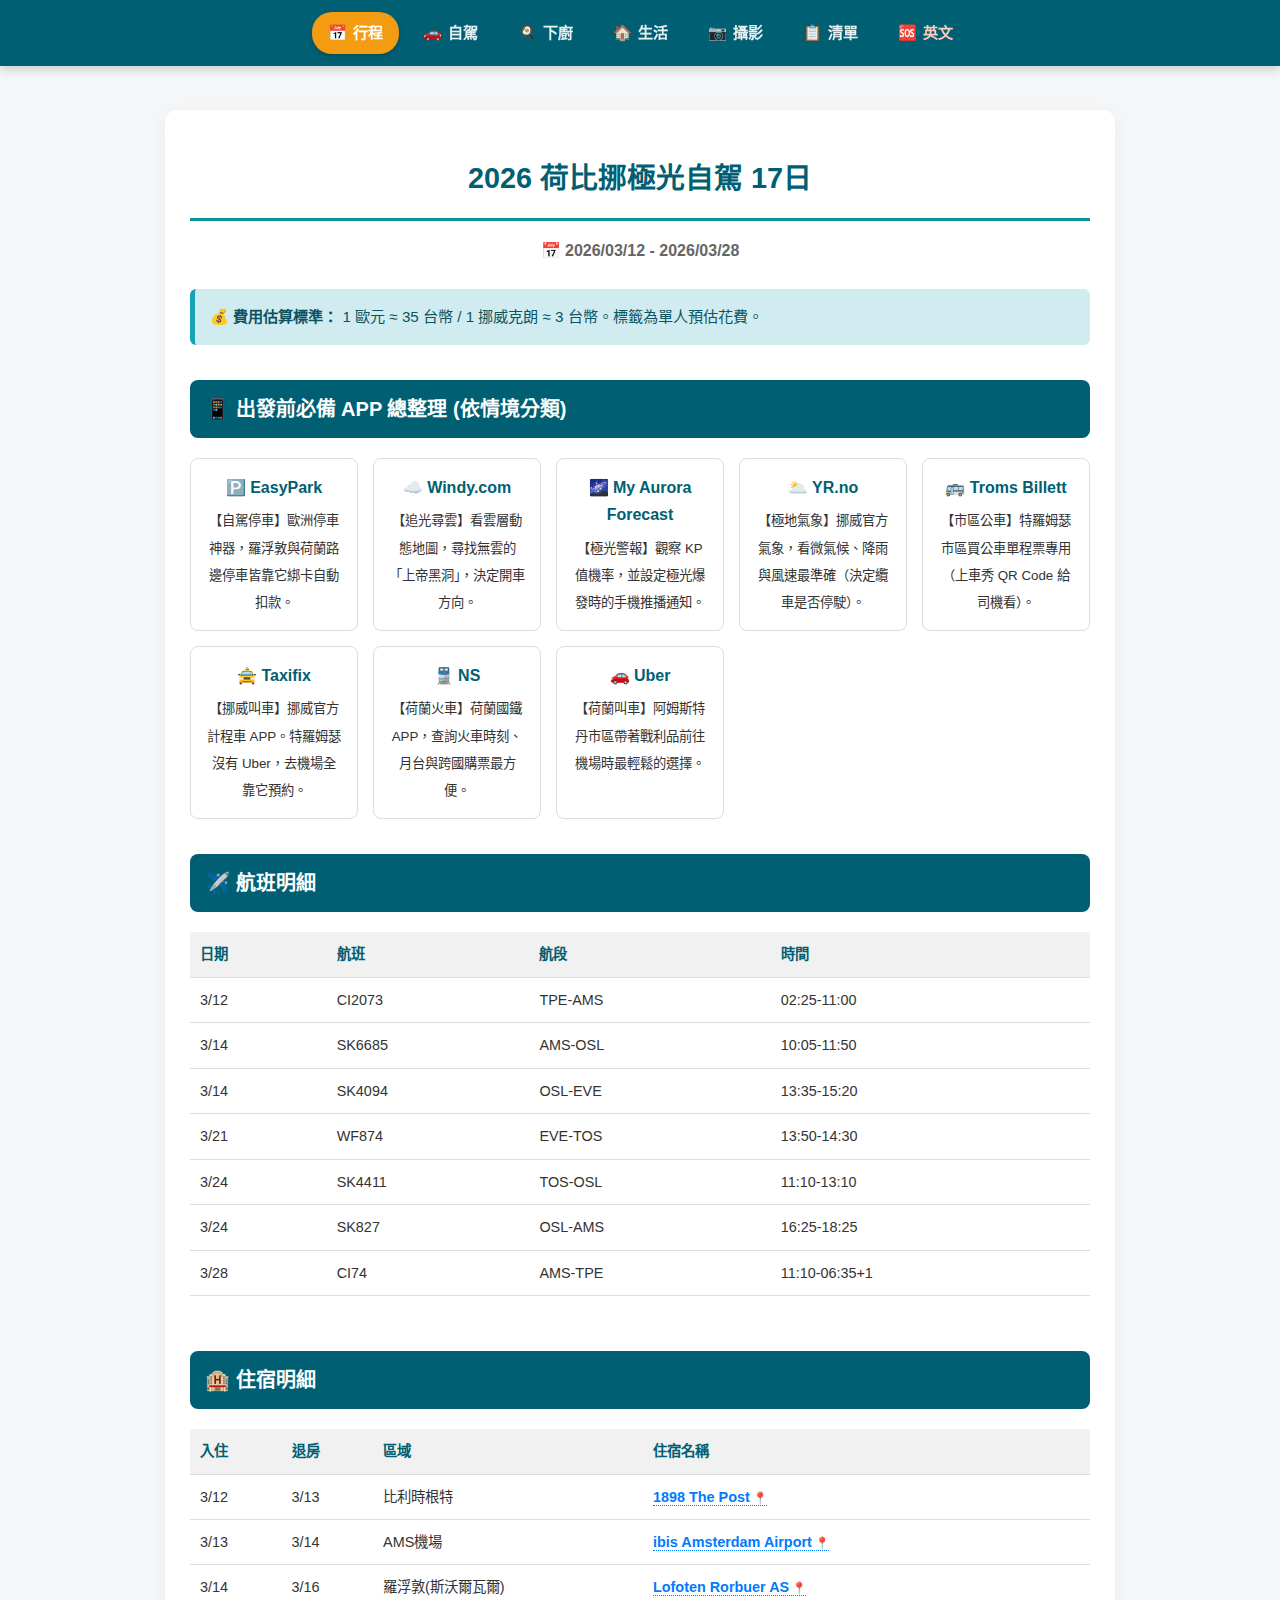
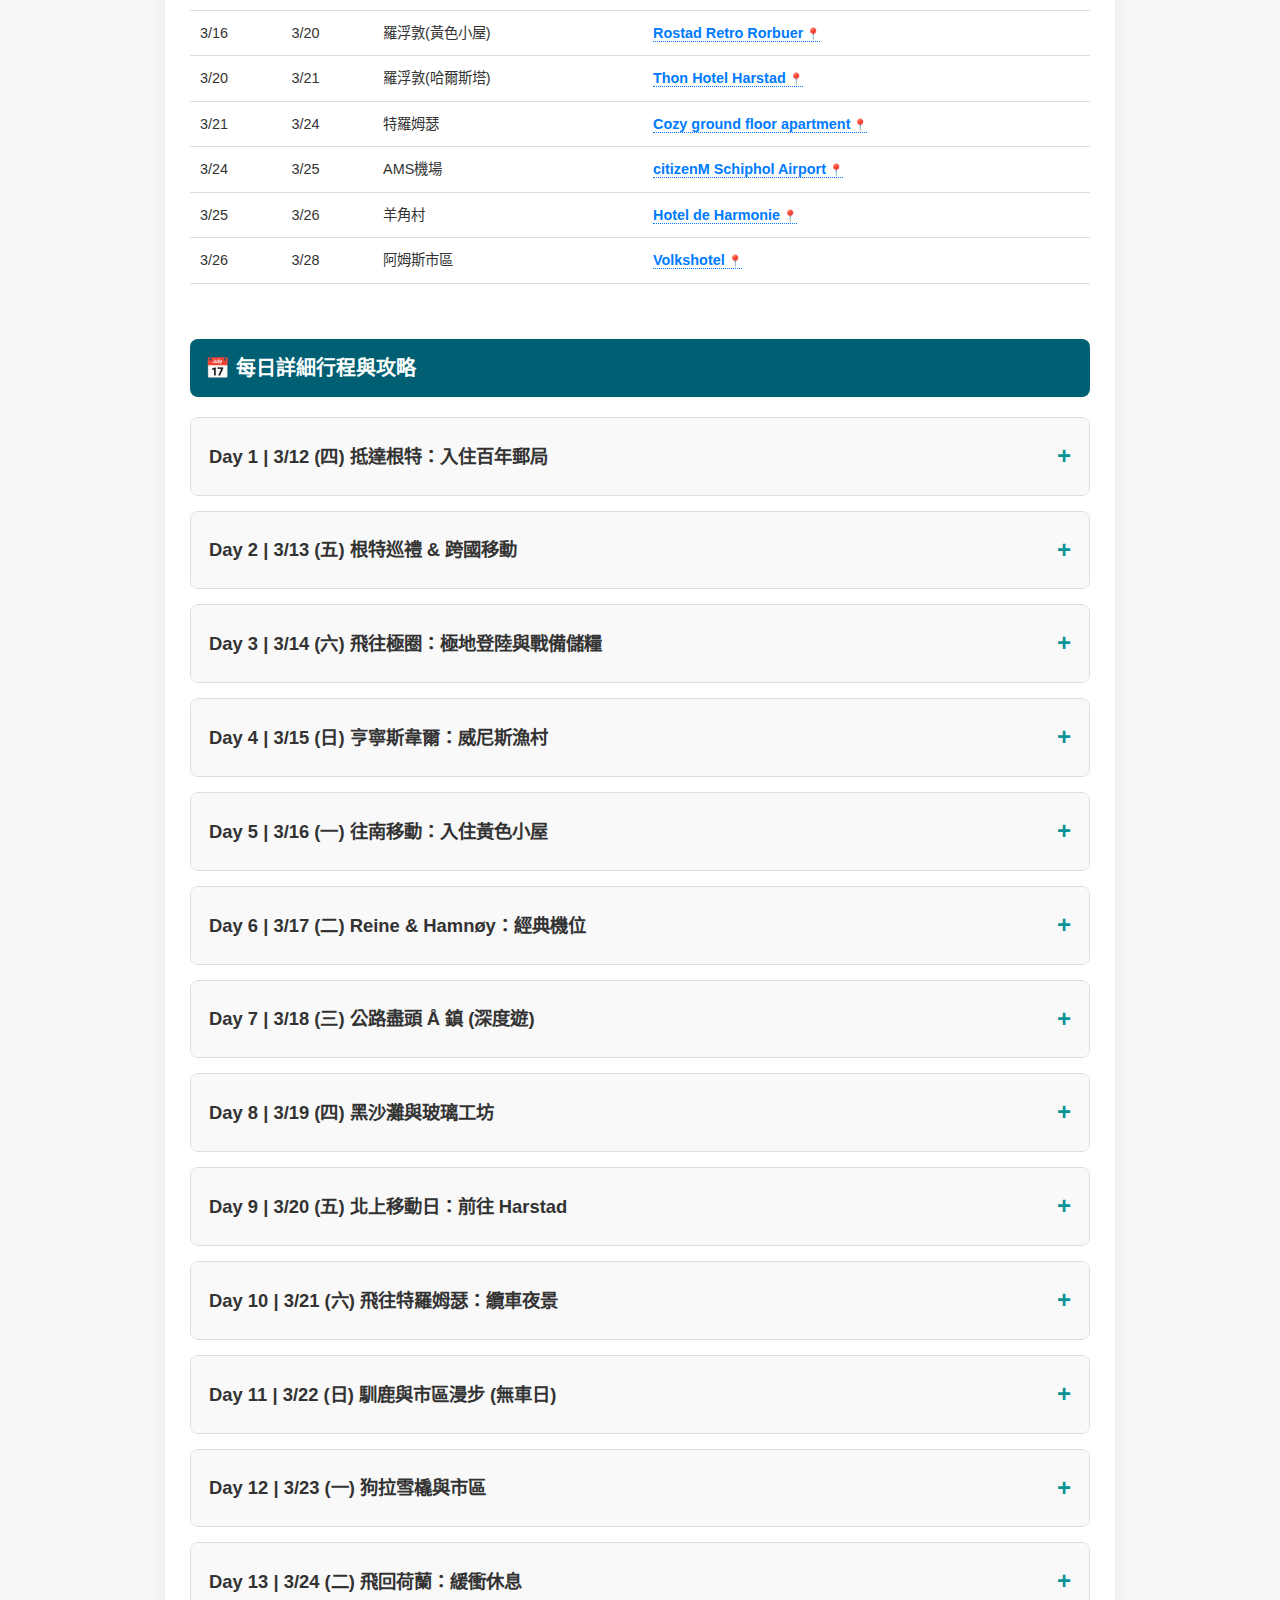
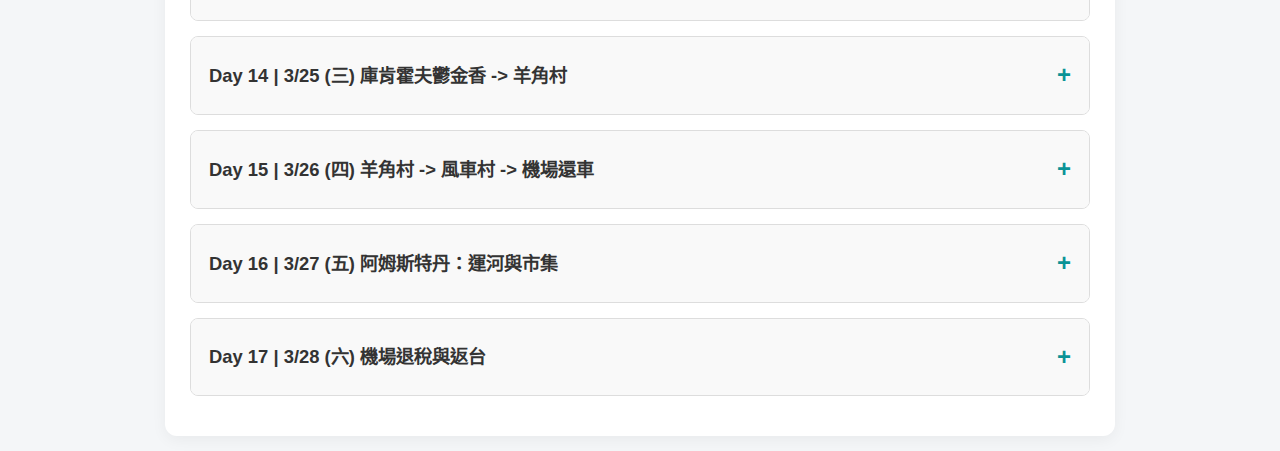
<file: index.html>
<!DOCTYPE html>
<html lang="zh-TW">
<head>
    <meta charset="UTF-8">
    <meta name="viewport" content="width=device-width, initial-scale=1.0">
    <title>2026 荷比挪極光自駕 17日大冒險 (完整攻略版)</title>
    
    <link rel="stylesheet" href="style.css">
    <script src="navbar.js" defer></script> 

    <style>
        /* === 保留原本的 CSS 設定 === */
        :root {
            --primary-color: #005f73;
            --accent-color: #0a9396;
            --text-color: #333;
            --bg-color: #f4f6f8;
            --card-bg: #ffffff;
            --warning-bg: #fff3cd;
            --warning-border: #ffeeba;
            --warning-text: #856404;
            --tip-bg: #d1ecf1;
            --tip-border: #bee5eb;
            --tip-text: #0c5460;
            --upgrade-bg: #e2e3e5;
            --upgrade-border: #d6d8db;
            --upgrade-text: #383d41;
            --highlight-bg: #e8f5e9;
            --highlight-border: #c8e6c9;
            --highlight-text: #2e7d32;
            --nav-bg: #005f73; 
        }

        body {
            font-family: -apple-system, BlinkMacSystemFont, "Segoe UI", Roboto, "Helvetica Neue", Arial, sans-serif;
            line-height: 1.7;
            color: var(--text-color);
            background-color: var(--bg-color);
            margin: 0;
            padding: 15px;
            padding-top: 100px; 
        }

        .container {
            max-width: 900px;
            margin: 0 auto;
            background: var(--card-bg);
            padding: 25px;
            border-radius: 12px;
            box-shadow: 0 4px 15px rgba(0,0,0,0.05);
        }

        h1 {
            text-align: center;
            color: var(--primary-color);
            border-bottom: 3px solid var(--accent-color);
            padding-bottom: 15px;
            margin-bottom: 10px;
        }

        .subtitle {
            text-align: center;
            color: #666;
            margin-bottom: 25px;
            font-weight: bold;
        }

        h2 {
            background-color: var(--primary-color);
            color: white;
            padding: 12px 15px;
            border-radius: 8px;
            margin-top: 35px;
            margin-bottom: 20px;
            font-size: 1.25rem;
            display: flex;
            align-items: center;
            gap: 10px;
        }

        details {
            margin-bottom: 15px;
            border: 1px solid #ddd;
            border-radius: 8px;
            background: #fff;
            overflow: hidden;
            transition: all 0.3s ease;
        }

        details[open] {
            border-color: var(--accent-color);
            box-shadow: 0 4px 12px rgba(0,0,0,0.1);
        }

        summary {
            padding: 18px;
            background-color: #f9f9f9;
            cursor: pointer;
            font-weight: bold;
            font-size: 1.15rem;
            list-style: none;
            display: flex;
            justify-content: space-between;
            align-items: center;
        }

        summary:hover {
            background-color: #f0f0f0;
        }

        summary::after {
            content: '+';
            font-size: 1.5rem;
            color: var(--accent-color);
            font-weight: bold;
        }

        details[open] summary::after {
            content: '-';
        }

        .day-content {
            padding: 25px;
            border-top: 1px solid #eee;
        }

        .time-block {
            position: relative;
            padding-left: 20px;
            margin-bottom: 30px;
            border-left: 3px solid #e0e0e0;
        }

        .time-block:last-child {
            margin-bottom: 0;
        }

        .time-label {
            display: inline-block;
            background-color: var(--primary-color);
            color: white;
            padding: 4px 12px;
            border-radius: 4px;
            font-size: 0.95rem;
            font-weight: bold;
            margin-bottom: 10px;
        }

        .time-title {
            font-size: 1.15rem;
            font-weight: bold;
            color: #222;
            margin-left: 10px;
        }

        .content-text {
            margin-top: 8px;
        }
        
        .content-text ul, .content-text ol {
            margin-top: 5px;
            margin-bottom: 10px;
            padding-left: 25px;
        }

        .content-text li {
            margin-bottom: 6px;
        }

        a.map-link {
            color: #007bff;
            text-decoration: none;
            font-weight: bold;
            border-bottom: 1px dotted #007bff;
        }
        
        a.map-link:hover {
            color: #0056b3;
            border-bottom: 1px solid #0056b3;
        }

        a.map-link::after {
            content: '📍';
            font-size: 0.8em;
            margin-left: 3px;
        }

        .alert {
            padding: 15px;
            margin: 15px 0;
            border-radius: 6px;
            font-size: 0.95rem;
        }

        .alert-warning {
            background-color: var(--warning-bg);
            border-left: 5px solid var(--warning-text);
            color: #5d4037;
        }

        .alert-tip {
            background-color: var(--tip-bg);
            border-left: 5px solid #17a2b8;
            color: var(--tip-text);
        }
        
        .alert-upgrade {
            background-color: var(--highlight-bg); 
            border-left: 5px solid var(--highlight-text);
            color: #1b5e20; 
            padding: 12px 15px;
            margin: 10px 0;
            border-radius: 4px;
            font-weight: 500;
            box-shadow: 0 2px 5px rgba(0,0,0,0.05);
        }
        
        .alert-upgrade::before {
            content: "✨ 行程優化 / 專家建議：";
            display: block;
            font-weight: bold;
            margin-bottom: 5px;
            color: var(--highlight-text);
            font-size: 1rem;
        }

        .info-header {
            background-color: #e3f2fd;
            padding: 12px;
            border-radius: 6px;
            margin-bottom: 25px;
            border: 1px solid #bbdefb;
            font-weight: 500;
        }

        table {
            width: 100%;
            border-collapse: collapse;
            margin-bottom: 20px;
            font-size: 0.9rem;
        }
        th, td {
            padding: 10px;
            border-bottom: 1px solid #ddd;
            text-align: left;
        }
        th {
            background-color: #f1f1f1;
            color: var(--primary-color);
        }

        .app-grid {
            display: grid;
            grid-template-columns: repeat(auto-fill, minmax(160px, 1fr));
            gap: 15px;
        }
        .app-card {
            border: 1px solid #ddd;
            padding: 15px;
            border-radius: 8px;
            text-align: center;
            background: #fff;
        }
        .app-name {
            font-weight: bold; 
            color: var(--primary-color); 
            display: block; 
            margin-bottom: 5px;
        }

        @media (max-width: 600px) {
            .container { padding: 15px; }
            h1 { font-size: 1.5rem; }
            summary { padding: 15px; font-size: 1rem; }
            .day-content { padding: 15px; }
        }
    </style>
</head>
<body>

<div class="container">
    <h1>2026 荷比挪極光自駕 17日</h1>
    <p class="subtitle">📅 2026/03/12 - 2026/03/28</p>

    <div class="alert alert-tip">
        <strong>💰 費用估算標準：</strong> 1 歐元 ≈ 35 台幣 / 1 挪威克朗 ≈ 3 台幣。標籤為單人預估花費。
    </div>

    <h2>📱 出發前必備 APP 總整理 (依情境分類)</h2>
    <div class="app-grid">
        <div class="app-card"><span class="app-name">🅿️ EasyPark</span><small>【自駕停車】歐洲停車神器，羅浮敦與荷蘭路邊停車皆靠它綁卡自動扣款。</small></div>
        <div class="app-card"><span class="app-name">☁️ Windy.com</span><small>【追光尋雲】看雲層動態地圖，尋找無雲的「上帝黑洞」，決定開車方向。</small></div>
        <div class="app-card"><span class="app-name">🌌 My Aurora Forecast</span><small>【極光警報】觀察 KP 值機率，並設定極光爆發時的手機推播通知。</small></div>
        <div class="app-card"><span class="app-name">🌥️ YR.no</span><small>【極地氣象】挪威官方氣象，看微氣候、降雨與風速最準確（決定纜車是否停駛）。</small></div>
        <div class="app-card"><span class="app-name">🚌 Troms Billett</span><small>【市區公車】特羅姆瑟市區買公車單程票專用（上車秀 QR Code 給司機看）。</small></div>
        <div class="app-card"><span class="app-name">🚖 Taxifix</span><small>【挪威叫車】挪威官方計程車 APP。特羅姆瑟沒有 Uber，去機場全靠它預約。</small></div>
        <div class="app-card"><span class="app-name">🚆 NS</span><small>【荷蘭火車】荷蘭國鐵 APP，查詢火車時刻、月台與跨國購票最方便。</small></div>
        <div class="app-card"><span class="app-name">🚗 Uber</span><small>【荷蘭叫車】阿姆斯特丹市區帶著戰利品前往機場時最輕鬆的選擇。</small></div>
    </div>

    <h2>✈️ 航班明細</h2>
    <div style="overflow-x: auto;">
        <table>
            <tr><th>日期</th><th>航班</th><th>航段</th><th>時間</th></tr>
            <tr><td>3/12</td><td>CI2073</td><td>TPE-AMS</td><td>02:25-11:00</td></tr>
            <tr><td>3/14</td><td>SK6685</td><td>AMS-OSL</td><td>10:05-11:50</td></tr>
            <tr><td>3/14</td><td>SK4094</td><td>OSL-EVE</td><td>13:35-15:20</td></tr>
            <tr><td>3/21</td><td>WF874</td><td>EVE-TOS</td><td>13:50-14:30</td></tr>
            <tr><td>3/24</td><td>SK4411</td><td>TOS-OSL</td><td>11:10-13:10</td></tr>
            <tr><td>3/24</td><td>SK827</td><td>OSL-AMS</td><td>16:25-18:25</td></tr>
            <tr><td>3/28</td><td>CI74</td><td>AMS-TPE</td><td>11:10-06:35+1</td></tr>
        </table>
    </div>

    <h2>🏨 住宿明細</h2>
    <div style="overflow-x: auto;">
        <table>
            <tr><th>入住</th><th>退房</th><th>區域</th><th>住宿名稱</th></tr>
            <tr><td>3/12</td><td>3/13</td><td>比利時根特</td><td><a href="https://www.google.com/maps?q=1898+The+Post+Ghent" class="map-link" target="_blank">1898 The Post</a></td></tr>
            <tr><td>3/13</td><td>3/14</td><td>AMS機場</td><td><a href="https://www.google.com/maps?q=ibis+Amsterdam+Airport" class="map-link" target="_blank">ibis Amsterdam Airport</a></td></tr>
            <tr><td>3/14</td><td>3/16</td><td>羅浮敦(斯沃爾瓦爾)</td><td><a href="https://www.google.com/maps?q=Lofoten+Rorbuer+AS" class="map-link" target="_blank">Lofoten Rorbuer AS</a></td></tr>
            <tr><td>3/16</td><td>3/20</td><td>羅浮敦(黃色小屋)</td><td><a href="https://www.google.com/maps?q=Rostad+Retro+Rorbuer" class="map-link" target="_blank">Rostad Retro Rorbuer</a></td></tr>
            <tr><td>3/20</td><td>3/21</td><td>羅浮敦(哈爾斯塔)</td><td><a href="https://www.google.com/maps?q=Thon+Hotel+Harstad" class="map-link" target="_blank">Thon Hotel Harstad</a></td></tr>
            <tr><td>3/21</td><td>3/24</td><td>特羅姆瑟</td><td><a href="https://www.google.com/maps?q=Cozy+ground+floor+apartment+Tromso" class="map-link" target="_blank">Cozy ground floor apartment</a></td></tr>
            <tr><td>3/24</td><td>3/25</td><td>AMS機場</td><td><a href="https://www.google.com/maps?q=citizenM+Schiphol+Airport" class="map-link" target="_blank">citizenM Schiphol Airport</a></td></tr>
            <tr><td>3/25</td><td>3/26</td><td>羊角村</td><td><a href="https://www.google.com/maps?q=Hotel+de+Harmonie+Giethoorn" class="map-link" target="_blank">Hotel de Harmonie</a></td></tr>
            <tr><td>3/26</td><td>3/28</td><td>阿姆斯市區</td><td><a href="https://www.google.com/maps?q=Volkshotel+Amsterdam" class="map-link" target="_blank">Volkshotel</a></td></tr>
        </table>
    </div>

    <h2>📅 每日詳細行程與攻略</h2>

    <details>
        <summary>Day 1 | 3/12 (四) 抵達根特：入住百年郵局</summary>
        <div class="day-content">
            <div class="info-header">🏨 住宿：<a href="https://www.google.com/maps/search/?api=1&query=1898+The+Post+Ghent" class="map-link" target="_blank">1898 The Post</a></div>
            
            <div class="time-block">
                <span class="time-label">11:00</span><span class="time-title">抵達 Schiphol 機場 (AMS)</span>
                <div class="content-text">
                    <ul>
                        <li><strong>入境與領行李：</strong>下飛機後跟隨 "Arrivals" 指標，通過海關（準備好護照、回程機票與住宿證明備查），領取行李。</li>
                        <li><strong>前往車站：</strong><a href="https://www.google.com/maps/search/?api=1&query=Schiphol+Airport+Train+Station" class="map-link" target="_blank">Schiphol 機場火車站</a> 就在入境大廳的正下方（Schiphol Plaza 地下一樓）。您不需要走出機場大樓。</li>
                    </ul>
                </div>
            </div>

            <div class="time-block">
                <span class="time-label">13:12</span><span class="time-title">搭火車前往根特 (已鎖定班次)</span>
                <div class="content-text">
                    <p><strong>預定班次：</strong>13:12 發車 (Eurocity Direct 9540)。</p>
                    <p><strong>轉乘資訊 (Antwerpen-Centraal)：</strong></p>
                    <ul>
                        <li>14:26 抵達安特衛普 (Antwerpen-Centraal)。</li>
                        <li><strong>換月台 (10分鐘)：</strong>下車後請確認電子看板，尋找 14:36 往 <strong>Gent-Sint-Pieters</strong> (通常是 Oostende/Poperinge 方向) 的 <strong>IC 19736</strong> 列車。</li>
                        <li>14:36 安特衛普發車。</li>
                    </ul>
                    <div class="alert alert-tip">
                        <strong>🎫 車票提示：</strong>您購買的是 "Mid-flex" 票，若錯過 13:12 這班，當天後續的 <strong>IC 或 Eurocity Direct</strong> 列車通常都能搭乘 (避開紅色 Eurostar 即可)，不需過度緊張。
                    </div>
                </div>
            </div>

            <div class="time-block">
                <span class="time-label">15:35</span><span class="time-title">抵達根特 & 前往飯店 (1898 The Post)</span>
                <div class="content-text">
                    <p><strong>抵達車站：</strong>您會抵達 <a href="https://www.google.com/maps/search/?api=1&query=Gent-Sint-Pieters" class="map-link" target="_blank">Gent-Sint-Pieters</a> 車站。</p>
                    
                    <div class="alert alert-upgrade">
                        🧳 <strong>唯一推薦：搭計程車 (Taxi)</strong><br>
                        <strong>原因：</strong>您有兩個大行李箱。雖然飯店在市中心，但最近的電車站 (Koophandelsplein) 距離飯店仍有 <strong>550 公尺</strong>，且沿途全是<strong>石板路</strong>，拖行李會非常痛苦且輪子容易壞。
                        <br><strong>費用：</strong>約 €15.00 - €20.00。
                        <br><strong>搭乘步驟：</strong>
                        <ol>
                            <li>出火車站月台往樓下走，跟隨 <strong>Taxi 指標</strong> 出正門。</li>
                            <li>正門外左手邊或前方即是排班區。</li>
                            <li>上車前確認：<strong>"Card OK?"</strong> (可否刷卡)。</li>
                            <li>給司機看地址：<strong>To: 1898 The Post (Graslei 16)</strong>。</li>
                        </ol>
                    </div>

                    <p><strong>替代方案：搭電車 (Tram T1) - 不推薦攜帶大行李者</strong></p>
                    <ul>
                        <li><strong>路線：</strong>出站搭乘 <strong>T1</strong> (車頭顯示往 <strong><code>Gentbrugge</code></strong>)。(❌ 別搭往 Flanders Expo)</li>
                        <li><strong>下車站：</strong>在 <strong>"<a href="https://www.google.com/maps/search/?api=1&query=Gent+Koophandelsplein" class="map-link" target="_blank">Gent Koophandelsplein</a>"</strong> 下車。</li>
                        <li><strong>步行警告：</strong>下車後需步行約 <strong>550 公尺 (7-10 分鐘)</strong> 才能抵達飯店，路面多為石板路。</li>
                    </ul>
                    
                    <p><strong>Check-in：</strong>辦理入住 <a href="https://www.google.com/maps/search/?api=1&query=1898+The+Post+Ghent" class="map-link" target="_blank">1898 The Post</a>。這間飯店位於香草河岸正中心，前身是古老的郵局，氛圍極佳。記得去參觀著名的 <strong>The Cobbler</strong> 酒吧！</p>
                </div>
            </div>

            <div class="time-block">
                <span class="time-label">16:30</span><span class="time-title">散步點心 & 香草河岸 (黃昏時刻)</span>
                <div class="content-text">
                    <p>路線：走出飯店大門，您就已經在景點裡了！</p>
                    
                    <div class="alert alert-upgrade">
                        🍩 <strong>Hojenjen 推薦：散步甜食 Churros</strong><br>
                        往鐘樓方向走一點點，就在 <a href="https://www.google.com/maps/search/?api=1&query=Belfort+Ghent" class="map-link" target="_blank">Belfort (鐘樓)</a> 旁有一台著名的 <strong>Churros 西班牙油條餐車</strong>。
                        <ul>
                            <li><strong>價格：</strong>小份約 <strong>€6.00 (NT$210)</strong> / 大份約 <strong>€8.00 (NT$280)</strong>。</li>
                            <li><strong>特色：</strong>現點現炸，強烈建議加 <strong>Nutella 巧克力醬</strong>，熱熱吃非常驚艷！</li>
                        </ul>
                    </div>

                    <p>接著帶著吉拿棒散步：</p>
                    <ul>
                        <li><strong><a href="https://www.google.com/maps/search/?api=1&query=St+Michael's+Bridge+Ghent" class="map-link" target="_blank">St Michael's Bridge (聖米歇爾橋)</a>：</strong>飯店出門往河邊走就是。站在橋上，您可以同時看到根特的「三塔連線」。</li>
                        <li><strong><a href="https://www.google.com/maps/search/?api=1&query=Graslei+Ghent" class="map-link" target="_blank">香草河岸 (Graslei)</a>：</strong>也就是您飯店門前的河岸，找個岸邊坐下來，欣賞從黃昏到亮燈的景色。</li>
                    </ul>
                </div>
            </div>

            <div class="time-block">
                <span class="time-label">19:00</span><span class="time-title">晚餐：Amadeus Gent 2 (Belfort) (已訂位)</span>
                <div class="content-text">
                    <p>📍 地點：<a href="https://www.google.com/maps/search/?api=1&query=Amadeus+Gent+2" class="map-link" target="_blank">Amadeus Gent 2 (Belfort)</a> (地址：Goudenleeuwplein 7)。距離飯店步行僅 3-5 分鐘。</p>
                    <p><strong>消費預估：</strong>肋排吃到飽約 <strong>€23.00 - €25.00</strong> /人 (不含飲料)。</p>
                    <p><strong>餐廳特色：</strong>(Hojenjen 強力推薦) 以「肋排吃到飽」聞名，搭配特製的充滿蒜香與薑黃奶油的烤馬鈴薯。內部裝潢走復古圖書館酒館風。</p>
                    <div class="alert alert-tip">
                        <strong>✅ 訂位確認：</strong>已預訂晚上 19:00。請準時抵達。
                    </div>
                </div>
            </div>

            <div class="time-block">
                <span class="time-label">20:30</span><span class="time-title">伯爵城堡 (Gravensteen) 夜拍</span>
                <div class="content-text">
                    <p><strong>散步路線：</strong>吃飽後，沿著河岸散步到 <a href="https://www.google.com/maps/search/?api=1&query=Gravensteen" class="map-link" target="_blank">Gravensteen 城堡</a>。</p>
                    <p><strong>看點：</strong>晚上城堡內部不開放，但外部護城河倒映著打燈的城堡，氣氛神秘且莊嚴，非常適合夜拍。</p>
                    <p><strong>結束：</strong>散步回飯店休息。1898 The Post 的夜景本身也是一絕，別忘了拍飯店外觀。</p>
                </div>
            </div>

            <div class="alert alert-tip">
                <strong>🛍️ 今日順路採買與超市推薦：</strong>
                <ul>
                    <li><strong>🍬 必買：Cuberdons (鼻子糖)</strong>：在 Groentenmarkt 廣場的手推車。價格約 €5 (NT$175)。</li>
                    <li><strong>🧴 伴手禮：Tierenteyn-Verlent (芥末醬)</strong>：<a href="https://www.google.com/maps/search/?api=1&query=Tierenteyn-Verlent+Ghent" class="map-link" target="_blank">Groentenmarkt 3</a>。價格約 €10 (NT$350)。就在您飯店後方廣場旁。</li>
                    <li><strong>🛒 超市補給：Albert Heijn</strong>：<a href="https://www.google.com/maps/search/?api=1&query=Albert+Heijn+Korenmarkt+Ghent" class="map-link" target="_blank">Korenmarkt 分店</a>。這家超市就在您飯店這棟建築的地下室/側邊，買水、水果或宵夜超級方便！</li>
                </ul>
            </div>
        </div>
    </details>

    <details>
        <summary>Day 2 | 3/13 (五) 根特巡禮 & 跨國移動</summary>
        <div class="day-content">
            <div class="info-header">🏨 住宿：<a href="https://www.google.com/maps/search/?api=1&query=ibis+Amsterdam+Airport" class="map-link" target="_blank">ibis Amsterdam Airport</a></div>

            <div class="time-block">
                <span class="time-label">09:00</span><span class="time-title">晨間漫步：週五市集 (Vrijdagmarkt)</span>
                <div class="content-text">
                    <p>📍 地點：從 1898 The Post 沿著 Hoogpoort 街步行約 5-8 分鐘即可抵達 <a href="https://www.google.com/maps/search/?api=1&query=Vrijdagmarkt+Ghent" class="map-link" target="_blank">Vrijdagmarkt</a>。</p>
                    <p>💡 亮點說明：這是一個從中世紀延續至今的傳統市集，只有週五和週六早上有。廣場中央有一尊 Jacob van Artevelde 的雕像，他是根特的英雄。</p>
                    <p><strong>必吃早餐：</strong>尋找廣場上的 <strong><a href="https://www.google.com/maps/search/?api=1&query=Kippenkraam+Vrijdagmarkt+Ghent" class="map-link" target="_blank">烤雞餐車 (Kippenkraam)</a></strong>。現烤的半隻雞配上馬鈴薯塊。<strong>價格：約 €6.00 - €8.00 (NT$210-280)</strong>。香氣逼人且價格實惠，是在地人的最愛，非常適合作為早午餐。</p>
                    <div class="alert alert-warning">
                        ⚠️ <strong>注意事項：</strong><br>
                        1. <strong>行李寄放：</strong>早上退房後，請先將大行李寄放在 <strong>1898 The Post 櫃檯</strong>，輕裝出門逛街，不要拖著行李箱走石板路。<br>
                        2. <strong>現金準備：</strong>市集部分攤販可能只收現金，建議準備少量歐元現鈔。
                    </div>
                </div>
            </div>

            <div class="time-block">
                <span class="time-label">10:30</span><span class="time-title">藝術朝聖：聖巴夫主教座堂 (St Bavo's Cathedral)</span>
                <div class="content-text">
                    <p>📍 地點：從市集步行約 5-8 分鐘可達 <a href="https://www.google.com/maps/search/?api=1&query=St+Bavo's+Cathedral+Ghent" class="map-link" target="_blank">St Bavo's Cathedral</a>。</p>
                    <p>💡 亮點說明：這座教堂是根特的地標，內部宏偉肅穆。</p>
                    <p><strong>鎮館之寶：</strong>凡·艾克兄弟 (Van Eyck) 繪製的祭壇畫<strong>《神秘羔羊之愛》(The Adoration of the Mystic Lamb)</strong>。這是北方文藝復興的巔峰之作，細節精緻到令人起雞皮疙瘩。</p>
                    <p><strong>門票費用：</strong>參觀祭壇畫 + AR 導覽機約 <strong>€16.00 /人</strong> (教堂本體免費)。</p>
                    <div class="alert alert-warning">
                        ⚠️ <strong>注意事項：</strong><br>
                        1. <strong>門票預訂：</strong>看祭壇畫需要額外購票且有時段限制。強烈建議出發前先在官網預約 10:30 或 11:00 的時段，以免現場排隊或售罄。<br>
                        2. <strong>語音導覽：</strong>票價通常包含 AR 導覽機，有中文選項，記得索取。
                    </div>
                </div>
            </div>

            <div class="time-block">
                <span class="time-label">11:30</span><span class="time-title">放鬆時刻：運河遊船 (Boottocht)</span>
                <div class="content-text">
                    <p>📍 地點：<a href="https://www.google.com/maps/search/?api=1&query=Graslei+Ghent" class="map-link" target="_blank">香草河岸 (Graslei)</a> 或 <a href="https://www.google.com/maps/search/?api=1&query=Korenlei+Ghent" class="map-link" target="_blank">穀物河岸 (Korenlei)</a> 碼頭。</p>
                    <p><strong>票價：</strong>成人約 <strong>€9.50 - €10.00</strong>。</p>
                    <p>💡 亮點說明：走了整個早上，這時候雙腳會開始痠，搭船是最好的休息方式。船程約 40-50 分鐘，船夫通常會用多國語言（英/荷/法）幽默地解說兩岸建築的歷史，視角跟走路完全不同，能拍到很美的倒影。</p>
                    <p>⚠️ <strong>注意事項：</strong><br>保暖：3 月的河上風大，體感溫度會比陸地低，請務必戴上帽子或圍巾。<br>船班：班次很密集，通常不需要預訂，現場買票上船即可。</p>
                </div>
            </div>

            <div class="time-block">
                <span class="time-label">12:30</span><span class="time-title">午餐：Groentenmarkt 美食廣場巡禮</span>
                <div class="content-text">
                    <p>遊船結束後上岸處就在 <a href="https://www.google.com/maps/search/?api=1&query=Groentenmarkt+Ghent" class="map-link" target="_blank">Groentenmarkt 廣場</a> 旁，這裡剛好是 Hojenjen 推薦美食最集中的一級戰區。建議在此解決午餐，從街頭小吃到名店應有盡有。</p>
                    
                    <div class="alert alert-upgrade">
                        🍽️ <strong>必吃清單 (請依喜好選擇 1-2 家)：</strong>
                        <ul>
                            <li><strong>🍟 <a href="https://www.google.com/maps/search/?api=1&query=Frites+Atelier+Ghent" class="map-link" target="_blank">Frites Atelier (米其林薯條)</a>：</strong>
                                <br>地點：Groentenmarkt 20。
                                <br>價格：燉牛肉薯條約 <strong>€12.00 (NT$420)</strong>。由米其林主廚 Sergio Herman 開設，被譽為薯條界的精品。
                            </li>
                            <li><strong>🧇 <a href="https://www.google.com/maps/search/?api=1&query=Bakery+Himschoot+Ghent" class="map-link" target="_blank">Bakery Himschoot (最古老麵包店)</a>：</strong>
                                <br>地點：Groentenmarkt 1。
                                <br>價格：比利時鬆餅約 <strong>€4.00 - €5.00 (NT$140-175)</strong>。這家的鬆餅口感偏脆，帶有珍珠糖顆粒，是部落客心目中第一名。
                            </li>
                            <li><strong>🍬 <a href="https://www.google.com/maps/search/?api=1&query=Cuberdons+Ghent" class="map-link" target="_blank">Cuberdons (根特鼻子軟糖)</a>：</strong>
                                <br>地點：Groentenmarkt 廣場上的小推車。
                                <br>價格：一袋約 <strong>€5.00 - €8.00 (NT$175-280)</strong>。紫色覆盆莓口味最經典，適合買一袋在火車上吃。
                            </li>
                            <li><strong>🥣 <a href="https://www.google.com/maps/search/?api=1&query=Soup'r+Ghent" class="map-link" target="_blank">Soup'r (超人氣湯品)</a>：</strong>
                                <br>地點：Sint-Niklaasstraat 9 (就在廣場旁巷子)。
                                <br>價格：中碗約 <strong>€9.00 - €10.00 (NT$315-350)</strong>。如果天氣冷想喝熱湯，這是首選。
                            </li>
                            <li><strong>🍖 <a href="https://www.google.com/maps/search/?api=1&query=Balls+Glory+Ghent" class="map-link" target="_blank">Balls & Glory (手工肉丸)</a>：</strong>
                                <br>地點：Jakobijnenstraat 6 (步行約 5 分鐘)。
                                <br>價格：主餐約 <strong>€18.50 (NT$650)</strong>。巨大的手工肉丸包覆流心內餡，是很有飽足感的正餐選擇。
                            </li>
                        </ul>
                    </div>
                    <p>吃飽喝足後，步行 5 分鐘回 1898 The Post 領取行李。</p>
                </div>
            </div>

            <div class="time-block">
                <span class="time-label">14:30</span><span class="time-title">跨國移動：根特 -> 阿姆斯特丹機場 (AMS)</span>
                <div class="content-text">
                    <p><strong>交通路線 (IC 火車)：</strong>票價約 <strong>€29.00 - €35.00</strong> (視是否為彈性票價而定)。</p>
                    
                    <div class="alert alert-upgrade">
                        🚉 <strong>前往車站 (從 1898 The Post 出發)：</strong>
                        <ul>
                            <li><strong>計程車 (輕鬆首選)：</strong> 請飯店幫忙叫車，直接載到車站。費用約 €15-20。</li>
                            <li><strong>電車 (T1/T3)：</strong> 這次比較方便！走到旁邊的 <strong>Gent Korenmarkt</strong> 站，搭乘 <strong>T1 (往 Flanders Expo)</strong> 或 <strong>T3 (往 Zwijnaarde)</strong>。下車即達 Gent-Sint-Pieters 車站。</li>
                        </ul>
                    </div>

                    <ol>
                        <li><strong>前往車站：</strong>抵達 <a href="https://www.google.com/maps/search/?api=1&query=Gent-Sint-Pieters" class="map-link" target="_blank">Gent-Sint-Pieters</a>。</li>
                        <li><strong>第一段火車：</strong>搭乘比利時國鐵 (NMBS) 往 <a href="https://www.google.com/maps/search/?api=1&query=Antwerpen-Centraal" class="map-link" target="_blank">Antwerpen-Centraal (安特衛普中央車站)</a>。<br><em>小撇步：安特衛普車站號稱「鐵路大教堂」，轉車時有時間可以去大廳拍張照，非常壯觀。</em></li>
                        <li><strong>第二段火車：</strong>在安特衛普轉乘 Intercity (IC) Brussels 列車（往 Amsterdam Centraal 方向），在 <a href="https://www.google.com/maps/search/?api=1&query=Schiphol+Airport+Station" class="map-link" target="_blank">Schiphol Airport</a> 站下車。</li>
                    </ol>
                    <p><strong>總車程：</strong>約 2 小時 15 分 ～ 2 小時 30 分。預計 17:00 - 17:30 抵達史基浦機場。</p>
                </div>
            </div>

            <div class="time-block">
                <span class="time-label">18:00</span><span class="time-title">入住 ibis Amsterdam Airport</span>
                <div class="content-text">
                    <p><strong>接駁車：</strong>這間 <a href="https://www.google.com/maps/search/?api=1&query=ibis+Amsterdam+Airport" class="map-link" target="_blank">ibis Amsterdam Airport</a> 不在機場航廈內，而是在機場旁邊的 Badhoevedorp 區。請走到機場外的 A9-A13 月台區 (跟著 Hotel Shuttle 指標走)，尋找 ibis 的免費接駁巴士 (通常是紅白色或標有 ibis logo)。</p>
                    <p><strong>晚餐：</strong>飯店內有餐廳 (主餐約 <strong>€20.00</strong>)，或者在 <a href="https://www.google.com/maps/search/?api=1&query=Albert+Heijn+Schiphol" class="map-link" target="_blank">機場內的 Albert Heijn 超市</a> 買好沙拉、微波食品帶去飯店吃（機場選擇較多，價格約 <strong>€5.00 - €10.00</strong>）。</p>
                    
                    <div class="alert alert-tip">
                        <strong>🛍️ 史基浦機場超市推薦：</strong><br>
                        <strong><a href="https://www.google.com/maps/search/?api=1&query=Albert+Heijn+Schiphol" class="map-link" target="_blank">Albert Heijn (Schiphol Plaza)</a></strong>：位於機場大廳。
                        <br>推薦購買：明天早餐 (優格、麵包)、Stroopwafel (荷蘭煎餅，當零食)。
                        <br>價格：麵包約 €1-2 (NT$35-70)，沙拉約 €5-7 (NT$175-245)。
                    </div>

                    <div class="alert alert-warning">
                        ⚠️ <strong>重要任務：</strong>今晚請務必整理好行李。明天飛挪威是國內線/申根區航班，但如果是廉航 (如 Norwegian / SAS)，對手提行李檢查可能較嚴格。把禦寒衣物（發熱衣、毛帽）放在好拿的地方，因為明天一下飛機就是零下的極圈了！
                    </div>
                </div>
            </div>

            <div class="alert alert-tip">
                <strong>📝 綜合注意事項：</strong><br>
                1. <strong>防盜：</strong>根特雖然治安不錯，但週末市集人潮擁擠，在看熱鬧或排隊買烤雞時，背包請背前面，錢包手機不要放在外套口袋。<br>
                2. <strong>廁所：</strong>歐洲公廁多需收費 (€0.5 - €1)。建議在博物館、餐廳或飯店上完廁所再移動。<br>
                3. <strong>火車票：</strong>建議直接買「根特 -> 史基浦機場」的跨國票，這張票在當天內搭乘任何班次的 IC 列車都有效（不限時間），行程比較彈性。
            </div>
        </div>
    </details>

    <details>
        <summary>Day 3 | 3/14 (六) 飛往極圈：極地登陸與戰備儲糧</summary>
        <div class="day-content">
            <div class="info-header">🏨 住宿：<a href="https://www.google.com/maps/search/?api=1&query=Lofoten+Rorbuer+AS" class="map-link" target="_blank">Lofoten Rorbuer AS</a></div>

            <div class="time-block">
                <span class="time-label">07:15</span><span class="time-title">抵達 AMS 機場報到 (重要起點)</span>
                <div class="content-text">
                    <p>雖然飛機是 10:05起飛，但週六早上史基浦機場人潮眾多，且有行李直掛確認程序，<strong>務必在 07:15 - 07:30 抵達機場</strong>。</p>
                    <ul>
                        <li><strong>櫃檯位置：</strong>SAS (北歐航空) 通常位於 <a href="https://www.google.com/maps/search/?api=1&query=SAS+Schiphol+Departures" class="map-link" target="_blank">Departures 1</a> 或 2。請查看現場螢幕。</li>
                        <li><strong>關鍵任務 (Check-in)：</strong>
                            <ol>
                                <li><strong>領兩段票：</strong>確認拿到 AMS->OSL 及 OSL->EVE 兩張登機證。</li>
                                <li><strong>行李條檢查：</strong>看著地勤貼上行李條，確認終點站印的是 <strong>EVE</strong>。</li>
                                <li><strong>必問金句：</strong>再次詢問地勤："Is my luggage checked all the way to Evenes?" (請問行李直掛到終點站嗎？) 以便做雙重確認。</li>
                            </ol>
                        </li>
                    </ul>
                </div>
            </div>

            <div class="time-block">
                <span class="time-label">10:05</span><span class="time-title">飛往奧斯陸 (AMS-OSL) & 轉機生存攻略</span>
                <div class="content-text">
                    <p>11:50 抵達 <a href="https://www.google.com/maps/search/?api=1&query=Oslo+Airport" class="map-link" target="_blank">Oslo Airport (OSL)</a>：您有 1小時45分 的轉機時間。</p>
                    
                    <div class="alert alert-upgrade">
                        🚩 <strong>奧斯陸轉機生死關 (Domestic Transfer)：</strong>
                        <br>下機後<strong>千萬不要</strong>傻傻跟著人群走去領行李！
                        <ul>
                            <li><strong>抬頭找路標：</strong>尋找寫著 <strong>"Domestic Transfer" (境內轉機)</strong> 的綠色或白色指標。</li>
                            <li><strong>過海關閘門：</strong>如果您的行李有直掛，您會經過一個掃描登機證的閘門，直接通往國內線航廈（通常靠近 D2 登機門）。</li>
                            <li><strong>走錯後果：</strong>如果您不小心走出管制區去領行李轉盤，就必須重新 Check-in 排隊過安檢，時間會非常趕！</li>
                        </ul>
                    </div>

                    <div class="alert alert-tip">
                        <strong>🍺 酒鬼福利社 (免稅店)：</strong><br>
                        挪威酒價是天價！如果您晚上想喝一杯，<strong>請務必在 AMS 或 OSL 轉機區的免稅店購買</strong>。
                        <br>限額：每人約可攜帶 1L 烈酒 + 1.5L 葡萄酒 + 2L 啤酒 (請依現場規定為準)。
                    </div>
                </div>
            </div>

            <div class="time-block">
                <span class="time-label">15:20</span><span class="time-title">抵達 EVE 機場 & 雪地取車檢核</span>
                <div class="content-text">
                    <p>機場概況：<a href="https://www.google.com/maps/search/?api=1&query=Evenes+Airport" class="map-link" target="_blank">EVE 機場</a>很小，動線簡單。領完行李出來就會看到一排租車櫃台 (Hertz, Avis, Sixt 等)。</p>
                    <div class="alert alert-warning">
                        <strong>🔑 取車關鍵 (請務必蹲下來檢查)：</strong>
                        <ul>
                            <li><strong>1. 輪胎 (保命關鍵)：</strong>確認是否為<strong>釘胎 (Piggdekk)</strong>？（輪胎上有金屬釘子）。對於亞洲駕駛來說，釘胎在結冰路面才有足夠抓地力。若不是，請禮貌詢問能否更換。</li>
                            <li><strong>2. 油種確認：</strong>打開油箱蓋，看清楚是 <strong>Diesel (柴油)</strong> 還是 <strong>Bensin (汽油)</strong>。加錯油車子會報銷，且不在保險理賠範圍。</li>
                            <li><strong>3. 全車錄影：</strong>用手機手電筒照亮車身，繞一圈錄影存證，特別是保險桿下方、輪框刮痕和擋風玻璃的小裂痕。</li>
                        </ul>
                    </div>
                </div>
            </div>

            <div class="time-block">
                <span class="time-label">16:00</span><span class="time-title">自駕長征：E10 公路 (約 170 公里)</span>
                <div class="content-text">
                    <div class="alert alert-upgrade">
                        🚗 <strong>餓肚子風險與對策：</strong>
                        <p>您 15:20 抵達，取完車出發可能快 16:00，開到 Svolvær 要 3 小時（雪地更久）。若直奔 Svolvær 才吃飯，您會在又黑、又餓、路況不熟的狀態下駕駛，非常危險。</p>
                        <p><strong>建議：在 EVE 機場附近的 <a href="https://www.google.com/maps/search/?api=1&query=Circle+K+Evenes" class="map-link" target="_blank">Circle K Evenes</a> (加油站) 先買個熱狗或漢堡墊肚子。</strong>或者在開車 1 小時後的 <a href="https://www.google.com/maps/search/?api=1&query=Bogen+Evenes" class="map-link" target="_blank">Bogen</a> 或 <a href="https://www.google.com/maps/search/?api=1&query=Bjerkvik" class="map-link" target="_blank">Bjerkvik</a> 小鎮稍作停留。</p>
                        <div class="alert alert-tip">
                            <strong>🌭 加油站美食推薦：</strong><br>
                            挪威加油站熱狗 (Pølse) 是國民美食。<br>
                            價格：約 60-80 NOK (約 NT$180-240)。<br>
                            推薦口味：Baconpølse (培根熱狗) 加洋蔥酥 (Sprøstekt løk)。
                        </div>
                    </div>
                    <p>從機場拿到車出發約 16:00，開到 Svolvær 至少需 2.5 - 3 小時，抵達時約 18:30 - 19:00。</p>
                    <p><strong>路況預警：</strong></p>
                    <ul>
                        <li><strong>光線變化：</strong>3/14 的日落時間約在 18:03。這意味著您開車的前半段是黃昏，後半段（進入羅浮敦群島時）將是夜間雪地駕駛。</li>
                        <li><strong>景點插播 (Austnesfjorden)：</strong>快抵達 Svolvær 前會經過著名的 <a href="https://www.google.com/maps/search/?api=1&query=Austnesfjorden+Rest+Area" class="map-link" target="_blank">Austnesfjorden Rest Area</a>。雖然今天天黑了不適合拍照，但請記住這個位置，如果今晚天氣好，這裡是<strong>極佳的極光觀測點</strong>（朝北、無光害、有峽灣前景）。我們 Day 9 會再來拍白天景色。</li>
                        <li><strong>黑冰 (Black Ice)：</strong>路面看起來黑黑亮亮的不是水，是薄冰！請輕踩油門，煞車要點煞，切勿急煞。</li>
                    </ul>
                </div>
            </div>

            <div class="time-block">
                <span class="time-label">19:00</span><span class="time-title">生存任務：Rema 1000 戰備儲糧 (Svolvær)</span>
                <div class="content-text">
                    <p>📍 地點：抵達 Svolvær 後，<strong>絕對先別急著進飯店 Check-in</strong>，請直奔 <a href="https://www.google.com/maps/search/?api=1&query=Rema+1000+Svolvaer" class="map-link" target="_blank">Rema 1000 Svolvær</a> (或旁邊的 <a href="https://www.google.com/maps/search/?api=1&query=Extra+Svolvaer" class="map-link" target="_blank">Extra Svolvær</a>)。</p>
                    
                    <div class="alert alert-warning">
                        🚨 <strong>紅色警報 (週日公休)：明天 (3/15 週日) 挪威 99% 的超市都不開門！</strong><br>
                        如果您今晚沒買好食物，明天整天可能只能吃貴鬆鬆的加油站熱狗或餐廳。<br>
                        <strong>今晚務必買齊「兩天份」糧食：</strong>
                        <ul>
                            <li>✅ <strong>Day 3 (今晚)：</strong> 簡單晚餐 (泡麵、熟食)。</li>
                            <li>✅ <strong>Day 4 (週日)：</strong> 早餐 (蛋、麵包、牛奶)、午餐 (三明治材料)、晚餐 (冷凍披薩或食材)。</li>
                            <li>✅ <strong>行車補給：</strong> 未來幾天車上的水 (大瓶水)、洋芋片、巧克力 (隨時補充熱量)。</li>
                        </ul>
                    </div>
                    
                    <div class="alert alert-tip">
                        <strong>🛒 羅浮敦自炊攻略：超市與食材推薦 (1 NOK ≈ 3 TWD)</strong>
                        <ul>
                            <li><strong>🦐 冷凍北極甜蝦 (Reker)：</strong>
                                <br>地點：超市冷凍櫃 (紅色盒裝或散裝)。
                                <br>價格：約 90-120 NOK/kg (約 NT$270-360)。
                                <br>說明：CP 值最高！買回來自然退冰即可直接吃，極度鮮甜。
                            </li>
                            <li><strong>🍥 魚餅 (Fiskekaker)：</strong>
                                <br>地點：冷藏熟食區。
                                <br>價格：約 40-60 NOK (約 NT$120-180)。
                                <br>說明：長得像漢堡排，口感像厚實的甜不辣，稍微煎熱或煮湯都好吃。
                            </li>
                            <li><strong>🍲 Toro 魚湯粉 (Fiskesuppe)：</strong>
                                <br>地點：湯包區。
                                <br>價格：約 25-30 NOK (約 NT$75-90)。
                                <br>說明：挪威國民湯包，加水煮滾，丟入蝦子和魚塊，就是一鍋道地魚湯。
                            </li>
                            <li><strong>🧀 挪威棕起司 (Brunost)：</strong>
                                <br>地點：起司冷藏區。
                                <br>價格：約 90-100 NOK (約 NT$270-300)。
                                <br>說明：Tine 品牌 (紅色包裝)，切片配麵包當早餐，口感像焦糖牛奶糖。
                            </li>
                        </ul>
                    </div>
                </div>
            </div>

            <div class="time-block">
                <span class="time-label">20:30</span><span class="time-title">入住 Lofoten Rorbuer & 極光守候</span>
                <div class="content-text">
                    <p>🏨 住宿：<a href="https://www.google.com/maps/search/?api=1&query=Lofoten+Rorbuer+AS" class="map-link" target="_blank">Lofoten Rorbuer AS</a>。這間住宿位於水邊，很有氣氛。</p>
                    <p><strong>拍攝 Svolværgeita：</strong>在市區碼頭往山上望去，可以看到那兩個突出的岩石像山羊角一樣 (<a href="https://www.google.com/maps/search/?api=1&query=Svolvaergeita" class="map-link" target="_blank">Svolværgeita</a>)。拍攝技巧：因為是晚上，如果沒有帶腳架，可能只能拍到剪影或模糊的影像。</p>
                    <p><strong>🌌 極光守候：</strong>今晚是您在極圈的第一夜。雖然 Svolvær 市區有些微光害，但因為飯店面海，若 KP 值夠高且無雲，在漁屋門口就有機會看到極光。打開 Aurora APP 查看目前的 KP 值和雲圖覆蓋率。</p>
                </div>
            </div>

            <div class="alert alert-tip">
                <strong>📝 綜合注意事項：</strong><br>
                1. <strong>大燈全開：</strong>挪威規定全天候 24 小時都要開大燈 (Low beam)。<br>
                2. <strong>車內保暖：</strong>下車時，車內暖氣會散得很快。進超市採買時請穿上外套，不要因為車裡暖就只穿單衣跑出去。<br>
                3. <strong>酒測零容忍：</strong>挪威酒駕標準極嚴 (0.02%)，喝一杯啤酒可能就超標，開車絕對滴酒不沾。晚餐想喝酒請買回漁屋喝。
            </div>
        </div>
    </details>

    <details>
        <summary>Day 4 | 3/15 (日) 亨寧斯韋爾：威尼斯漁村</summary>
        <div class="day-content">
            <div class="info-header">🏨 住宿：<a href="https://www.google.com/maps/search/?api=1&query=Lofoten+Rorbuer+AS" class="map-link" target="_blank">Lofoten Rorbuer AS</a> (續住)</div>
            <p>這天是您在羅浮敦的第一個完整旅遊日，而且正好遇上週日。在挪威，週日意味著 99% 的超市和普通商店都會關門，但像亨寧斯韋爾（Henningsvær）這種觀光重鎮，餐廳、咖啡廳和部分紀念品店通常會照常營業。</p>

            <div class="time-block">
                <span class="time-label">10:00</span><span class="time-title">移動：Svolvær -> Henningsvær (約 25km / 30分)</span>
                <div class="content-text">
                    <p><strong>路況重點：</strong>離開 E10 主幹道轉入 Fv816 後，風景會瞬間升級。這條路緊貼著海岸線，被稱為「絕景公路」。</p>
                    <p><strong>單向橋樑：</strong>進入村莊前會經過幾座非常有名的拱橋。橋面狹窄，部分有紅綠燈控制，若無號誌請務必利用路邊避車彎（M 標誌）禮讓對向來車。</p>
                    <p><strong>停車 (Parking)：</strong>進村後，請直接導航至 <strong><a href="https://www.google.com/maps/search/?api=1&query=Henningsvaer+Parking" class="map-link" target="_blank">Henningsvær Parking</a></strong>（村口右手邊的大型停車場）。<br>
                    <strong>務必繳費：</strong>使用 EasyPark APP 設定停車時間（建議預抓 3-4 小時）。村內道路狹窄，千萬不要為了省錢違停，罰單非常貴。</p>
                </div>
            </div>

            <div class="time-block">
                <span class="time-label">10:30</span><span class="time-title">漫步漁村 & 曬魚架 (Hjell)</span>
                <div class="content-text">
                    <p><strong>視覺與嗅覺的衝擊：</strong>3 月正是羅浮敦曬鱈魚的高峰期（Hanging Cod）。您會在村莊周圍看到巨大的木架掛滿了鱈魚乾。</p>
                    <p><strong>攝影建議：</strong>走近曬魚架，由下往上拍，以藍天或雪山為背景，這是羅浮敦最經典的人文景觀。</p>
                    
                    <div class="alert alert-upgrade">
                        📸 <strong>新機位推薦：Henningsvær Port Viewpoint</strong><br>
                        在前往足球場的途中，經過防波堤入口處 (靠近 Heia 小山入口)，這裡就是 <a href="https://www.google.com/maps/search/?api=1&query=Henningsvaer+Port+Viewpoint" class="map-link" target="_blank">Henningsvær Port Viewpoint</a>。可以拍到漁船進出港口，背景是壯麗的 Vågakallen 雪山，是明信片等級的畫面。
                    </div>

                    <p><strong><a href="https://www.google.com/maps/search/?api=1&query=KaviarFactory+Henningsvaer" class="map-link" target="_blank">KaviarFactory</a> (魚子醬工廠美術館)：</strong>這棟白色建築非常顯眼，前身是製作魚子醬的工廠。如果對當代藝術有興趣可以購票參觀；若無，光是建築外觀與門口的海景就足以讓您拍很久。</p>
                </div>
            </div>

            <div class="time-block">
                <span class="time-label">11:30</span><span class="time-title">攻頂：世界最美足球場 (Henningsvær Stadion)</span>
                <div class="content-text">
                    <p><strong>地點：</strong>位於村莊的最南端，穿過曬魚架區就會看到 <a href="https://www.google.com/maps/search/?api=1&query=Henningsvaer+Stadion" class="map-link" target="_blank">Henningsvær Stadion</a>。</p>
                    <p><strong>關鍵活動：爬小山 (<a href="https://www.google.com/maps/search/?api=1&query=Heia+Henningsvaer" class="map-link" target="_blank">Heia</a>) 看全景</strong></p>
                    <p>足球場在平地上看其實很普通，精髓在於「俯瞰」。在足球場入口對面，有一個名為 Heia 的岩石小丘。</p>
                    <div class="alert alert-warning">
                        ⚠️ <strong>安全警告 (極重要)：</strong>這不是鋪好的步道，而是要在岩石上手腳並用攀爬。3 月份岩石上通常有結冰或積雪，非常濕滑。<strong>請務必穿上您的「簡易冰爪」</strong>。如果沒有冰爪且岩石結冰，請在下面飛空拍機就好，不要冒險，跌下來會直接受傷。
                    </div>
                    <p><strong>空拍機 (Drone) 提示：</strong>您有帶 DJI 空拍機，這裡是最經典的飛點。但請注意海邊風速，且不要飛越人群頭頂（歐盟法規）。</p>
                </div>
            </div>

            <div class="time-block">
                <span class="time-label">13:30</span><span class="time-title">午餐：Lysstøperiet Cafe</span>
                <div class="content-text">
                    <p>地點：<a href="https://www.google.com/maps/search/?api=1&query=Lysstoperiet+Cafe" class="map-link" target="_blank">Lysstøperiet Cafe</a>。</p>
                    <p><strong>必點美食：</strong></p>
                    <ul>
                        <li><strong>魚湯 (Fiskesuppe)：</strong>被譽為羅浮敦前三名好喝。湯頭濃郁奶香，魚肉大塊，附贈無限續的麵包和奶油。(約 200 NOK / NT$600)</li>
                        <li><strong>肉桂捲 (Kanelboller)：</strong>這裡的肉桂捲非常大顆，外酥內軟，建議兩人分食一顆當甜點。(約 60 NOK / NT$180)
                            <br><strong>🥇 綜合評比第一名 (Kanelsnurrer 巨大扭結派)：</strong>羅浮敦綜合評比冠軍！麵糰多次摺疊，外皮烤至微脆，內部極度鬆軟。人氣極高，通常下午 14:00 前就會售罄，請務必提早買！
                        </li>
                    </ul>
                    <p><strong>排隊攻略：</strong>週日遊客多，中午時段通常爆滿。如果不想排隊，建議 11:00 一開店先吃，或者 14:00 後再去。</p>

                    <div class="alert alert-tip">
                        <strong>🛍️ 紀念品與順路補給 (Henningsvær)：</strong><br>
                        <ul>
                            <li><strong>Engelskmannsbrygga (玻璃/陶藝工坊)</strong>：<a href="https://www.google.com/maps/search/?api=1&query=Engelskmannsbrygga" class="map-link" target="_blank">連結</a>。販售當地藝術家製作的玻璃與陶藝，質感極佳。</li>
                            <li><strong>超市補給</strong>：<a href="https://www.google.com/maps/search/?api=1&query=Joker+Henningsvaer" class="map-link" target="_blank">Joker Henningsvær</a>。週日有開的小超市 (Søndagsåpent)，可以買飲料或零食。</li>
                        </ul>
                    </div>
                </div>
            </div>

            <div class="alert alert-tip">
                <strong>🌟 替代行程與加碼推薦 (如果您不想只看足球場)：</strong><br>
                1. <strong>藝術派：<a href="https://www.google.com/maps/search/?api=1&query=Galleri+Lofoten" class="map-link" target="_blank">Galleri Lofoten</a> (羅浮敦畫廊)</strong>：就在村莊中心。收藏了大量描繪羅浮敦黃金時代的油畫。<br>
                2. <strong>文青派：<a href="https://www.google.com/maps/search/?api=1&query=Trevarefabrikken" class="map-link" target="_blank">Trevarefabrikken</a></strong>：由舊木材工廠改建的複合式空間（咖啡/酒吧/桑拿）。<br>
                3. <strong>活動派：<a href="https://www.google.com/maps/search/?api=1&query=Hov+Gard+Lofoten" class="map-link" target="_blank">Hov Gård</a> 雪地騎馬 (極光海灘)</strong>：地點在 Gimsøy 島 (距離 Henningsvær 開車約 40 分鐘)。提供在北極沙灘上騎冰島馬的體驗。
            </div>

            <div class="alert alert-warning">
                <strong>⚠️ 今日特別注意事項 (週日特輯)：</strong><br>
                1. <strong>超市公休：</strong>再次提醒，Svolvær 和 Henningsvær 的一般超市今天都不開門。補給救星只能去 Joker 或加油站 (Circle K)。<br>
                2. <strong>廁所：</strong>Henningsvær 足球場附近沒有公廁，請在餐廳用餐時順便解決。<br>
                3. <strong>停車陷阱：</strong>Henningsvær 村內有很多「居民專用」的標誌。請務必停在正規的付費停車場。<br>
                4. <strong>晚餐著落與必吃名菜：</strong>今晚回到 Svolvær 後，建議去吃 <a href="https://www.google.com/maps/search/?api=1&query=Borsen+Spiseri" class="map-link" target="_blank">Børsen Spiseri</a> 或 <a href="https://www.google.com/maps/search/?api=1&query=Bacalao+Svolvaer" class="map-link" target="_blank">Bacalao</a>，這兩家週日通常都有營業。<strong>💡大廚推薦必點：請務必點一道名為「Bacalao」的傳統菜！這是用羅浮敦特產鱈魚乾搭配番茄、馬鈴薯燉煮的濃湯，極度適合亞洲胃！</strong>
            </div>
        </div>
    </details>

    <details>
        <summary>Day 5 | 3/16 (一) 往南移動：入住黃色小屋</summary>
        <div class="day-content">
            <div class="info-header">🏨 住宿：<a href="https://www.google.com/maps/search/?api=1&query=Rostad+Retro+Rorbuer" class="map-link" target="_blank">Rostad Retro Rorbuer</a> (Sakrisøy)</div>

            <div class="time-block">
                <span class="time-label">09:30</span><span class="time-title">移動與探訪：Limstrandpollen & 努斯峽灣</span>
                <div class="content-text">
                    <p>路線：沿著 E10 往南開。這天是移動日，我們會經過許多美麗的休息點。</p>
                    
                    <div class="alert alert-upgrade">
                        📸 <strong>順路景點新增：Limstrandpollen 峽灣休息區</strong><br>
                        從 Svolvær 往 Leknes 的途中 (約 35 分鐘車程)，E10 公路旁有一個造型獨特的環形休息區——<a href="https://www.google.com/maps/search/?api=1&query=Limstrandpollen" class="map-link" target="_blank">Limstrandpollen</a>。這裡的水面非常平靜，經常能拍到完美的雪山倒影，是自駕途中伸展筋骨拍照的好地方。
                    </div>

                    <p><strong>路況提醒：</strong>Fv807 這段路風景極美但也較為狹窄蜿蜒，若遇上下雪請減速慢行。</p>

                    <div class="alert alert-upgrade">
                        ✨ <strong>行程新增建議：Haukland Beach</strong><br>
                        您的行程經過了 <a href="https://www.google.com/maps/search/?api=1&query=Leknes" class="map-link" target="_blank">Leknes</a> 附近，如果有 1 小時空檔，強烈建議繞去 <strong><a href="https://www.google.com/maps/search/?api=1&query=Haukland+Beach" class="map-link" target="_blank">Haukland Beach</a></strong> (歐洲最美海灘之一)。那裡就在 E10 轉個彎約 15 分鐘車程處。山脈直接插入海中，沙灘非常廣闊，比 Ramberg 更壯觀。
                    </div>

                    <div class="alert alert-tip">
                        <strong>🛒 順路補給站：Leknes (羅浮敦大城)</strong><br>
                        經過 Leknes 時，強烈建議在這裡補給。這裡的超市規模最大，物價比南部小村莊(Reine) 便宜。
                        <ul>
                            <li><strong>超市：</strong><a href="https://www.google.com/maps/search/?api=1&query=Rema+1000+Leknes" class="map-link" target="_blank">Rema 1000 Leknes</a>。</li>
                            <li><strong>購物中心：</strong><a href="https://www.google.com/maps/search/?api=1&query=Lofotsenteret" class="map-link" target="_blank">Lofotsenteret</a>。內有 Vinmonopolet (酒類專賣店)、藥局、體育用品店。</li>
                            <li><strong>小吃：</strong><a href="https://www.google.com/maps/search/?api=1&query=Huset+Kafe+Leknes" class="map-link" target="_blank">Huset Kafé</a> 提供好吃的簡餐與蛋糕。</li>
                        </ul>
                    </div>

                    <p><strong>景點：<a href="https://www.google.com/maps/search/?api=1&query=Nusfjord" class="map-link" target="_blank">Nusfjord</a> (努斯峽灣漁村)：</strong>這是羅浮敦保存最完整、最古老的漁村之一，被群山環抱的峽灣地形非常隱蔽。門票：進入村莊通常需要購票 (約 NOK 100/人)。</p>
                    <p><strong>必逛：</strong>Landhandel (古老雜貨店)、麵包店 (Bakeri)、碼頭散步。</p>
                </div>
            </div>

            <div class="time-block">
                <span class="time-label">11:30</span><span class="time-title">午餐與看海：Ramberg & Flakstad</span>
                <div class="content-text">
                    <p><strong>順路景點：<a href="https://www.google.com/maps/search/?api=1&query=Flakstad+Kirke" class="map-link" target="_blank">Flakstad Kirke</a> (紅色洋蔥頂教堂)：</strong>離開 Nusfjord 回到 E10 繼續往南，約 10 分鐘會看到這座醒目的紅色木造教堂，值得停車拍張照。</p>
                    <p><strong>景點：<a href="https://www.google.com/maps/search/?api=1&query=Ramberg+Beach" class="map-link" target="_blank">Ramberg Beach</a> (拉姆貝格海灘)：</strong>這裡有羅浮敦罕見的細白沙灘和清澈碧綠的海水。尋找沙灘旁的一間紅色小木屋 (Red Hut)，以它為前景，配上白沙灘和遠處的雪山，是攝影師最愛的構圖之一。</p>
                    <p><strong>午餐建議：</strong>Ramberg 有大型超市 <strong><a href="https://www.google.com/maps/search/?api=1&query=Bunnpris+Ramberg" class="map-link" target="_blank">Bunnpris</a></strong> 和幾間咖啡廳，適合在這裡簡單解決午餐或補給。</p>
                </div>
            </div>

            <div class="time-block">
                <span class="time-label">13:00</span><span class="time-title">最美路段：前往 Sakrisøy & Hamnøy Bridge</span>
                <div class="content-text">
                    <p>這段 E10 公路是公認羅浮敦最美的一段。您會穿過海底隧道，經過許多橋樑。</p>
                    <p><strong>必停：<a href="https://www.google.com/maps/search/?api=1&query=Hamnoy+Bridge" class="map-link" target="_blank">Hamnøy Bridge</a> (哈姆諾伊橋)：</strong>在抵達您住的 Sakrisøy 前一站就是 Hamnøy。重點：請在橋邊的停車場暫停，走上橋往回拍。這就是那張「紅色漁屋 + 巍峨大山」的羅浮敦證件照！雖然明天行程有排，但如果今天天氣好，絕對要先拍起來。</p>
                </div>
            </div>

            <div class="time-block">
                <span class="time-label">15:00</span><span class="time-title">入住：Rostad Retro Rorbuer (Sakrisøy)</span>
                <div class="content-text">
                    <p><strong>地點特色：</strong>Sakrisøy 最獨特的地方在於它的漁屋是「黃色」的 (Yellow Cabins)。<a href="https://www.google.com/maps/search/?api=1&query=Rostad+Retro+Rorbuer" class="map-link" target="_blank">Rostad Retro Rorbuer</a> 位於小島邊緣，視野極佳。</p>
                    <p><strong>Check-in：</strong>這間住宿通常採自助式或鑰匙盒入住，把車停在專屬車位。</p>
                </div>
            </div>

            <div class="time-block">
                <span class="time-label">16:00</span><span class="time-title">晚餐採買：Anita's Seafood (就在隔壁)</span>
                <div class="content-text">
                    <p><strong>步行即達：</strong>這家著名的海鮮舖兼餐廳 <a href="https://www.google.com/maps/search/?api=1&query=Anita's+Seafood" class="map-link" target="_blank">Anita's Seafood</a> 就在 Sakrisøy 島上，從您的住宿走路幾分鐘就到。</p>
                    
                    <div class="alert alert-tip">
                        <strong>🍽️ Anita's Seafood 必吃/必買清單：</strong>
                        <ul>
                            <li><strong>🍔 經典魚漢堡 (Fish Burger)：</strong>必點！裡面夾著滿滿的鮮蝦和魚排。價格約 190 NOK (約 NT$570)。</li>
                            <li><strong>🥣 海鮮湯 (Seafood Soup)：</strong>料多實在。價格約 160 NOK (約 NT$480)。</li>
                            <li><strong>🎁 伴手禮：</strong>這裡有包裝精美的魚子醬 (Caviar)、鱈魚乾 (Stockfish)，適合送禮。</li>
                        </ul>
                    </div>

                    <p><strong>晚餐方案：</strong>您可以選擇在店內吃（營業時間通常到 18:00 或 20:00，視季節而定），或是外帶回您溫馨的黃色小屋慢慢享用。</p>
                </div>
            </div>

            <div class="time-block">
                <span class="time-label">18:00</span><span class="time-title">自由活動 & Olenilsøya 視角</span>
                <div class="content-text">
                    <p><strong><a href="https://www.google.com/maps/search/?api=1&query=Olenilsoya" class="map-link" target="_blank">Olenilsøya</a> 小山丘：</strong>如果您還有體力，Anita's Seafood 後面有個小山丘 Olenilsøya。爬上去只要 10-15 分鐘，可以 360 度俯瞰 Sakrisøy (黃色)、Hamnøy (紅色) 和 Reine 的全景。</p>
                </div>
            </div>

            <div class="time-block">
                <span class="time-label">21:00</span><span class="time-title">🌌 極光聖地夜巡：Skagsanden 黑沙灘 (月相 11%)</span>
                <div class="content-text">
                    <p>📍 <strong>夜間機動行程：</strong>吃飽休息後，若天氣許可，請發動車子！從 Sakrisøy 開車沿 E10 往北約 20 分鐘即可抵達 <a href="https://www.google.com/maps/search/?api=1&query=Skagsanden+Beach" class="map-link" target="_blank">Skagsanden Beach</a>。停車場就在海灘旁，下車即達，是最安全的無光害追光點。</p>
                    
                    <div class="alert alert-upgrade">
                        📱 <strong>極光獵人終極指南 (APP與天氣判斷)：</strong>
                        <ul>
                            <li><strong>1. 判斷極光機率 (APP: My Aurora Forecast & Alerts)：</strong>
                                <br>這款 APP 是追光神器。請觀察 <strong>KP 值</strong> (羅浮敦 KP 2~3 以上肉眼即可見) 與 <strong>Viewing Probability (觀測機率)</strong>。務必在 APP 內開啟推播通知，極光爆發時手機會自動警報。
                            </li>
                            <li><strong>2. 判斷天氣與雲層 (APP: YR.no)：</strong>
                                <br>這是決定成敗的關鍵！極光再強，雲層太厚也看不到。打開挪威官方氣象 YR.no，查看 <strong>Cloud Cover (雲層覆蓋圖)</strong>。尋找天空圖標顯示「Clear sky (無雲)」或雲層有破洞的時間段前往。
                            </li>
                            <li><strong>3. 月相優勢 (今晚亮度 11%)：</strong>今晚太陽與月亮都已提早落下，天空光害極低，是非常棒的觀星夜。
                            </li>
                        </ul>
                    </div>

                    <div class="alert alert-warning">
                        🎒 <strong>夜拍極光必備裝備清單 (出門前請檢查)：</strong>
                        <ul>
                            <li><strong>照明裝備：</strong>高亮度頭燈 (極度重要！沙灘全黑。強烈建議切換至「紅光模式」，才不會影響相機曝光與他人夜間視力)。</li>
                            <li><strong>攝影裝備：</strong>穩固的腳架 (海邊夜風極速，建議在腳架中軸掛上背包配重防風)、快門線 (或使用倒數計時拍攝防手震)。</li>
                            <li><strong>保暖與安全：</strong>冰爪 (沙灘邊緣與停車場連接處極易結黑冰)、相機/手機備用電池 (零下氣溫掉電極快，建議貼暖暖包在設備背面)、極度保暖的防風防水外套與手套。</li>
                        </ul>
                    </div>
                </div>
            </div>

            <div class="alert alert-warning">
                <strong>⚠️ 今日注意事項：</strong><br>
                1. <strong>Nusfjord 道路：</strong>Fv807 路窄，會車時請留意路寬，必要時利用避車彎禮讓。<br>
                2. <strong>Anita's 營業時間：</strong>這家店關門時間較早，建議 check-in 後先去買好晚餐。<br>
                3. <strong>冰爪：</strong>如果要爬 Olenilsøya 小山丘，請務必帶著冰爪。
            </div>
        </div>
    </details>

    <details>
        <summary>Day 6 | 3/17 (二) Reine & Hamnøy：經典機位</summary>
        <div class="day-content">
            <div class="info-header">🏨 住宿：<a href="https://www.google.com/maps/search/?api=1&query=Rostad+Retro+Rorbuer" class="map-link" target="_blank">Rostad Retro Rorbuer</a> (續住)</div>
            <p>這天是行程中的「攝影重頭戲」。所在的區域（Hamnøy - Sakrisøy - Reine）是羅浮敦群島風景最密集、最經典的黃金三角地帶。因為您這幾天都住在核心區的 Sakrisøy (黃色小屋)，擁有得天獨厚的地理優勢，可以隨時根據光線和天氣調整行程，完全不用趕路。</p>

            <div class="time-block">
                <span class="time-label">10:00</span><span class="time-title">第一站：哈姆諾伊 (Hamnøy) 證件照</span>
                <div class="content-text">
                    <p>距離：從您的住宿 (Sakrisøy) 往北開，過個橋就到了，車程不到 2 分鐘。</p>
                    <p><strong>經典機位 (<a href="https://www.google.com/maps/search/?api=1&query=Hamnoy+Bridge" class="map-link" target="_blank">Hamnøy Bridge</a>)：</strong>這是羅浮敦上鏡率最高的畫面：紅色的 Eliassen Rorbuer 漁屋、深藍的海水，背景是巨大的 Festhelltinden 山峰。</p>
                    <p><strong>拍攝技巧：</strong>車子要停在橋邊的停車區（位置很少），然後步行上橋。站在橋的中段往回拍（面向山的方向）。</p>
                </div>
            </div>

            <div class="time-block">
                <span class="time-label">11:30</span><span class="time-title">第二站：雷納 (Reine) 經典倒影 & 漫步</span>
                <div class="content-text">
                    <p>距離：從 Hamnøy 往南開，穿過 Sakrisøy，約 5-8 分鐘抵達 Reine。</p>
                    <p><strong>經典機位 (<a href="https://www.google.com/maps/search/?api=1&query=Reine+Viewpoint" class="map-link" target="_blank">Reine Viewpoint</a>)：</strong>在 E10 公路轉進 Reine 村莊的路口，有一個著名的停車場/觀景台。這裡可以拍到 Reine 村莊被群山環抱的畫面。如果無風，水面會呈現完美的鏡面倒影。</p>
                    <p><strong>村莊漫步：</strong>拍完照後，建議開車進入村莊，停在鎮中心。走到著名的紅色木教堂 <a href="https://www.google.com/maps/search/?api=1&query=Reine+Kirke" class="map-link" target="_blank">Reine Kirke</a> 拍張照。在小港口邊散步，感受被大山壓頂的震撼感。</p>
                </div>
            </div>

            <div class="time-block">
                <span class="time-label">13:00</span><span class="time-title">午餐推薦</span>
                <div class="content-text">
                    <p><strong>選項 A (方便)：</strong>回 Sakrisøy 吃 Anita's Seafood 的海鮮濃湯或嘗試不同口味的魚漢堡（昨天沒吃到的話）。</p>
                    <p><strong>選項 B (氣氛)：</strong>在 Reine 的 <a href="https://www.google.com/maps/search/?api=1&query=Gammelbua+Reine" class="map-link" target="_blank">Gammelbua</a> 或 <a href="https://www.google.com/maps/search/?api=1&query=Underhuset+Reine" class="map-link" target="_blank">Underhuset</a> 餐廳。這些都是由舊建築改建的餐廳，提供傳統挪威料理（如燉羊肉、煎鱈魚），氣氛溫馨。</p>
                    <div class="alert alert-tip">
                        <strong>🥪 順路小吃：Bringen Kaffebar</strong><br>
                        地點：<a href="https://www.google.com/maps/search/?api=1&query=Bringen+Kaffebar" class="map-link" target="_blank">Bringen Kaffebar</a> (Reine 村中心)。<br>
                        特色：這是一間花店結合的咖啡廳，氣氛非常溫馨。適合來杯咖啡配肉桂捲，稍作休息。<br>
                        <strong>🥉 景觀氛圍第一名肉桂捲 (溫馨景觀派)：</strong>價格約 <strong>55 NOK (約 NT$165)</strong>。最適合的室內避寒休息站，在此享用肉桂捲，能同時欣賞窗外的 Reine 峽灣雪山大景，視覺與味覺雙重享受。
                    </div>
                </div>
            </div>

            <div class="time-block">
                <span class="time-label">14:30</span><span class="time-title">爬小山：Olenilsøya (Sakrisøy Viewpoint)</span>
                <div class="content-text">
                    <p><strong>為什麼選這裡？</strong>大家都聽過著名的 Reinebringen 步道，但3月份 Reinebringen 的階梯通常被冰雪覆蓋，且有雪崩風險，極度危險，不建議一般遊客攀爬。<a href="https://www.google.com/maps/search/?api=1&query=Olenilsoya" class="map-link" target="_blank">Olenilsøya</a> 是完美的替代方案。它就在您住的 Sakrisøy 島上（Anita's 餐廳後方），高度不高，但視野極佳。</p>
                    <p><strong>攻頂景色：</strong>雖然爬升只需 15-20 分鐘，但山頂擁有 360 度無敵視角。往北看是 Hamnøy 的紅色漁屋，往南看是 Reine 的峽灣，腳下是 Sakrisøy 的黃色小屋，CP 值極高。</p>
                    <div class="alert alert-warning">⚠️ 安全提醒：雖然是小山丘，但沿途是泥土與岩石路，若有積雪會很滑，請務必穿上簡易冰爪。</div>
                </div>
            </div>

            <div class="time-block">
                <span class="time-label">16:00</span><span class="time-title">下午茶與休息</span>
                <div class="content-text">
                    <p>既然住在景點裡，不妨回 Rostad 漁屋休息一下。泡杯熱茶，坐在窗邊看海，等待晚上的極光。這是在羅浮敦最奢侈的享受。</p>
                    <div class="alert alert-tip">
                        <strong>🛍️ Reine 紀念品與超市：</strong><br>
                        Reine 村口的 <strong><a href="https://www.google.com/maps/search/?api=1&query=Coop+Prix+Reine" class="map-link" target="_blank">Coop Prix 超市</a></strong> 和 <strong><a href="https://www.google.com/maps/search/?api=1&query=Circle+K+Reine" class="map-link" target="_blank">Circle K 加油站</a></strong> 是南部主要補給點。這裡可以買到羅浮敦磁鐵、明信片，以及補充明後天需要的零食。
                    </div>
                </div>
            </div>

            <div class="time-block">
                <span class="time-label">21:00</span><span class="time-title">🌌 極光追逐：Skagsanden 黑沙灘 (月相 5%)</span>
                <div class="content-text">
                    <p>📍 <strong>機動調整：</strong>如果昨晚雲層太厚沒看到極光，今晚請繼續鎖定 <a href="https://www.google.com/maps/search/?api=1&query=Skagsanden+Beach" class="map-link" target="_blank">Skagsanden Beach</a>。只需開車 20 分鐘的 E10 主幹道，隨時可以進退。</p>
                    <p>🌑 <strong>月相優勢 (亮度 5%)：</strong>月亮在下午 3 點半就已完全沉入海平面以下。到了晚上，黑沙灘將進入「伸手不見五指」的極致黑狀態。請務必在車上就戴好頭燈再開門下車。</p>
                    <p>📸 <strong>拍攝構圖技巧：</strong>Skagsanden 最強的武器是「沙灘倒影」。在退潮時，海水在黑沙灘上留下的水痕會像一面平滑的鏡子。把腳架盡量架低（貼近沙灘），可以同時拍到天空中的極光舞動，與沙灘上完美的極光倒影。</p>
                </div>
            </div>

            <div class="alert alert-tip">
                <strong>🌟 替代/加碼行程推薦：</strong><br>
                1. <strong>搭船出海 (Reinefjorden 觀光船)：</strong>從 Reine 碼頭出發，搭船深入 Reinefjorden 峽灣。<br>
                2. <strong>最南端補遺：</strong>如果昨天的 Å 鎮行程因為天氣或時間沒走完，今天下午可以順道開去補齊。
            </div>

            <div class="alert alert-warning">
                <strong>⚠️ 今日特別注意事項：</strong><br>
                1. <strong>停車位之戰：</strong>Hamnøy 橋邊停車位非常少。如果客滿，千萬不要違停在橋上或路邊。<br>
                2. <strong>風速警報：</strong>Hamnøy 橋位於風口，風通常超級大。下車時請抓緊車門。<br>
                3. <strong>攝影禮儀：</strong>Hamnøy 的紅色漁屋是私人住宿區域，請勿隨意走進別人的陽台或貼著窗戶拍。<br>
                4. <strong>超市採買：</strong>如果打算今晚自炊，Reine 村口有一間 Circle K 加油站和 Coop Prix 超市。
            </div>
        </div>
    </details>

    <details>
        <summary>Day 7 | 3/18 (三) 公路盡頭 Å 鎮 (深度遊)</summary>
        <div class="day-content">
            <div class="info-header">🏨 住宿：<a href="https://www.google.com/maps/search/?api=1&query=Rostad+Retro+Rorbuer" class="map-link" target="_blank">Rostad Retro Rorbuer</a> (續住)</div>
            <p>這天是羅浮敦群島行程的「地理終點」，將開車到 E10 公路的盡頭——Å 鎮 (奧鎮)。這裡有一種「天涯海角」的蒼涼與寧靜感。這天不需要趕路，步調可以非常緩慢。</p>

            <div class="alert alert-warning">
                🚨 <strong>冬季/早春休業警報 (極重要)：</strong><br>
                經過內部事實查核，著名的 <strong>Bakeriet på Å (百年麵包店)</strong> 營業時間為 5 月 3 日至 10 月 31 日。3 月來到這裡，您吃不到柴燒肉桂捲，且博物館室內展區也尚未全面開放。但也因此避開了夏季遊覽車的人潮。請將心態調整為「享受極致寧靜的世界盡頭」，純粹欣賞白雪覆蓋的紅色漁屋與峽灣。
            </div>

            <div class="time-block">
                <span class="time-label">09:30</span><span class="time-title">晨間儀式：Reine 早餐與 Å 鎮漫步</span>
                <div class="content-text">
                    <p>既然 Å 鎮麵包店沒開，強烈建議早上先在 Sakrisøy 的漁屋自己做早餐，或是前往 Reine 的 <a href="https://www.google.com/maps/search/?api=1&query=Bringen+Kaffebar" class="map-link" target="_blank">Bringen Kaffebar</a> 喝杯熱咖啡，再驅車前往 Å 鎮（車程約 15 分鐘）。</p>
                    <p><strong>抵達 Å 鎮：</strong>車子停在村口停車場。這是一座「活的博物館」，即便室內沒開，穿梭在保留完整的古老漁民小屋 (Rorbuer) 和鱈魚肝油工廠的建築外觀間，在白雪點綴下依然非常震撼。</p>
                    <div class="alert alert-tip">
                        <strong>🛍️ 紀念品：</strong>若博物館商店有開，可以尋找復古的魚肝油瓶或羅浮敦傳統海報。
                    </div>
                </div>
            </div>

            <div class="time-block">
                <span class="time-label">11:30</span><span class="time-title">秘境散步：Ågvatnet 湖泊</span>
                <div class="content-text">
                    <p>入口：穿過村莊，往內陸方向走（背對大海），就在博物館區域的後方 <a href="https://www.google.com/maps/search/?api=1&query=Agvatnet" class="map-link" target="_blank">Ågvatnet</a>。</p>
                    <p>景色：這是一個巨大的淡水湖。3月景色：湖面通常還結著冰或部分融化，四周是垂直陡峭的雪山，非常安靜。</p>
                    <p>難度：這是一條平緩的步道，沿著湖邊走一段即可，不需要爬山，非常安全且療癒。</p>
                </div>
            </div>

            <div class="time-block">
                <span class="time-label">13:30</span><span class="time-title">午餐：Sørvågen 的美食備案</span>
                <div class="content-text">
                    <p>移動：Å 鎮只有輕食，建議開車往回走 5 分鐘到隔壁村莊 Sørvågen 覓食。</p>
                    <p><strong>餐廳選擇與風險：</strong></p>
                    <ul>
                        <li><strong><a href="https://www.google.com/maps/search/?api=1&query=Maren+Anna+Sorvagen" class="map-link" target="_blank">Maren Anna</a>：</strong>羅浮敦南部評價極高的餐廳。【資料不足，無法確認】此餐廳 3 月份中午的確切營業時間（淡季常僅開放晚餐）。</li>
                        <li><strong>🌟 安全備案 1：<a href="https://www.google.com/maps/search/?api=1&query=The+Tide+Sorvagen" class="map-link" target="_blank">The Tide</a>：</strong>同樣位於 Sørvågen，是一家飯店附設的餐廳，通常全天候營業，提供好吃的魚湯和漢堡。</li>
                        <li><strong>🌟 安全備案 2：峽灣野餐：</strong>在超市先買好三明治與熱水瓶裝滿熱茶，稍後在看大漩渦時對著海景野餐！</li>
                    </ul>
                </div>
            </div>

            <div class="time-block">
                <span class="time-label">15:00</span><span class="time-title">終點打卡：世界盡頭與大漩渦</span>
                <div class="content-text">
                    <p>E10 盡頭停車場：開車穿過 Å 鎮的隧道，直到路沒了，就是 <a href="https://www.google.com/maps/search/?api=1&query=A+Parking+Lofoten" class="map-link" target="_blank">大停車場</a>。</p>
                    <p><strong>必拍 1：Å 招牌。</strong>停車場旁有一個小小的「Å」地名路牌。</p>
                    <p><strong>必拍 2：<a href="https://www.google.com/maps/search/?api=1&query=Moskenesstraumen" class="map-link" target="_blank">Moskenesstraumen</a> (大漩渦)。</strong>沿著停車場旁的步道走到海崖邊。往外海看，您會看到海面上有不自然的波濤洶湧和白色浪花，那就是傳說中的莫斯肯大漩渦。</p>
                </div>
            </div>

            <div class="time-block">
                <span class="time-label">21:00</span><span class="time-title">🌌 極光大景預備：Skagsanden 黑沙灘 (朔月 2%)</span>
                <div class="content-text">
                    <p>📍 <strong>夜間出擊：</strong>吃完晚餐、看完大漩渦後回房休息一下。如果 YR.no 天氣 APP 顯示今晚沿海區域無雲，請毫不猶豫再次驅車前往 <a href="https://www.google.com/maps/search/?api=1&query=Skagsanden+Beach" class="map-link" target="_blank">Skagsanden Beach</a> 黑沙灘。</p>
                    <p>🌑 <strong>月相優勢 (亮度 2%)：</strong>即將進入完美新月。在完全沒有月光干擾的情況下，極光的綠色、紫色甚至粉紅色在相機感光元件下會呈現得非常純粹。就算今晚極光微弱，這也是拍出高清晰度「銀河與雪山」的絕佳時機。</p>
                    <p>💡 <strong>前景補光技巧 (Light Painting)：</strong>因為環境實在太黑，拍出來的地景可能會死黑一片。建議在相機長曝光的過程中 (例如曝光 15 秒)，用手電筒或頭燈朝前方的沙灘或巨石「快速掃射 1-2 秒」來進行人造補光，畫面層次感立刻大升級！</p>
                </div>
            </div>

            <div class="alert alert-warning">
                <strong>⚠️ 今日特別注意事項：</strong><br>
                1. <strong>小心海風：</strong>Å 鎮位於群島最南端，這裡的風通常比其他地方大很多。在懸崖邊看大漩渦時，請站穩腳步。<br>
                2. <strong>停車禮儀：</strong>進入 Å 鎮後，遊客車輛通常禁止開進村莊核心區，請務必停在村口的大型停車場或最裡面的隧道後停車場。
            </div>
        </div>
    </details>

    <details>
        <summary>Day 8 | 3/19 (四) 黑沙灘與玻璃工坊</summary>
        <div class="day-content">
            <div class="info-header">🏨 住宿：<a href="https://www.google.com/maps/search/?api=1&query=Rostad+Retro+Rorbuer" class="map-link" target="_blank">Rostad Retro Rorbuer</a> (續住)</div>
            <p>這天是羅浮敦群島的「地質與建築美學之日」。相較於前兩天在南部看高聳的山峰，今天我們要稍微往北開一點回頭路，探索弗拉克斯塔德島 (Flakstadøya) 獨特的海島橋樑、黑沙灘地質與藝術工藝。</p>

            <div class="time-block">
                <span class="time-label">10:00</span><span class="time-title">建築之美：恐龍拱橋 (Fredvang Bridges)</span>
                <div class="content-text">
                    <p>導航：<a href="https://www.google.com/maps/search/?api=1&query=Fredvang+Bridges" class="map-link" target="_blank">Fredvang Bridges</a>。</p>
                    <p>特色：這是兩座連續的懸臂橋，連接主島與 Fredvang 村莊。從側面或遠處用長焦鏡頭壓縮拍攝，橋樑高聳的弧度看起來就像恐龍的背脊。</p>
                    <p><strong>最佳拍攝點：</strong>過橋前，在轉進 Fv808 公路後，還沒上橋前路邊有避車彎。</p>
                </div>
            </div>

            <div class="time-block">
                <span class="time-label">11:30</span><span class="time-title">地質奇觀：斯卡格桑德黑沙灘 (Skagsanden Beach)</span>
                <div class="content-text">
                    <p>地點：就在 E10 公路旁 <a href="https://www.google.com/maps/search/?api=1&query=Skagsanden+Beach" class="map-link" target="_blank">Skagsanden Beach</a>，Ramberg 往北一點點。</p>
                    <p>特色：這裡的沙灘不是金色的，而是黑色與褐色交織。冰裂紋 (Ice Patterns)：當海水退潮時，黑沙灘上會留下白色的鹽分和結冰的紋路。倒影：也是拍「天空之鏡」倒影的絕佳地點。</p>
                    <p><strong>順遊景點：<a href="https://www.google.com/maps/search/?api=1&query=Flakstad+Kirke" class="map-link" target="_blank">Flakstad Kirke</a> (紅色洋蔥頂教堂)</strong>，就在沙灘停車場對面。</p>
                </div>
            </div>

            <div class="time-block">
                <span class="time-label">13:00</span><span class="time-title">午餐：Ramberg 補給</span>
                <div class="content-text">
                    <p>因為 Glasshytta Vikten 那邊只有咖啡和鬆餅，建議在路過 Ramberg 時先解決午餐。</p>
                    <p>推薦：<strong><a href="https://www.google.com/maps/search/?api=1&query=Bunnpris+Ramberg" class="map-link" target="_blank">Bunnpris Ramberg</a></strong> (超市熟食) 或 <strong><a href="https://www.google.com/maps/search/?api=1&query=Kafe+Friisgarden+Ramberg" class="map-link" target="_blank">Kafe Friisgarden</a></strong> (溫馨老房子餐廳)。</p>
                    
                    <div class="alert alert-tip">
                        <strong>🛒 超市補給 (Ramberg)：</strong><br>
                        Bunnpris 超市是這區最大的補給站。如果想買點心，推薦購買 <strong>Kvikk Lunsj (挪威國民巧克力)</strong>，約 45 NOK (NT$135)，帶去沙灘吃。
                    </div>
                </div>
            </div>

            <div class="time-block">
                <span class="time-label">14:00</span><span class="time-title">藝術與海：玻璃工坊 (Glasshytta Vikten)</span>
                <div class="content-text">
                    <p>導航：<a href="https://www.google.com/maps/search/?api=1&query=Glasshytta+Vikten" class="map-link" target="_blank">Glasshytta Vikten</a>。從 Ramberg 轉進一條死路到底。</p>
                    <p>特色：這棟建築本身就是藝術品，由再生木材和石頭建成，外觀看起來就像一塊巨大的岩石嵌入海岸線中。您可以免費參觀，運氣好會看到職人現場吹製玻璃。買一杯咖啡坐在巨大的落地窗前看海是極致享受。</p>
                    <div class="alert alert-tip">
                        <strong>🛍️ 獨家紀念品：</strong><br>
                        這裡的玻璃製品融合了羅浮敦的元素（極光綠、海洋藍、岩石灰）。<br>
                        價格：小型玻璃飾品約 300-500 NOK (約 NT$900-1500)。雖然不便宜，但獨一無二。
                    </div>
                </div>
            </div>

            <div class="time-block">
                <span class="time-label">21:00</span><span class="time-title">🌌 終極極光之夜：Skagsanden 黑沙灘 (0% 完美新月)</span>
                <div class="content-text">
                    <p>📍 <strong>最後的極光盛宴：</strong>這是您住在羅浮敦黃金三角區的最後一個晚上！白天您已經親自走訪過 <a href="https://www.google.com/maps/search/?api=1&query=Skagsanden+Beach" class="map-link" target="_blank">Skagsanden Beach</a> 探過路了，晚上開車過來一定會對地形與停車位置更加熟悉篤定。</p>
                    <p>🌑 <strong>月相優勢 (亮度 0% 完美新月)：</strong>這是百年難得一遇的完美時機！今晚是徹徹底底的 0% 新月。只要老天爺賞臉給個晴空，這將是您這輩子看過最暗、最純淨的星空與極光。沒有任何光害的干擾下，相機能捕捉到最震撼的極地魔幻時刻。</p>
                    <p>🚗 <strong>安全與體力提醒：</strong>連續幾天熬夜追光，加上明天一早就要退房，開 280 公里的長途車前往 Harstad。請務必自行斟酌體力！如果極光大爆發，拍到心滿意足後，就早點回黃色小屋好好休息，為明天的長征養足精神！</p>
                </div>
            </div>

            <div class="alert alert-warning">
                <strong>⚠️ 今日特別注意事項：</strong><br>
                1. <strong>Fredvang 的風：</strong>那兩座拱橋位於風口，側風非常強勁。開車過橋時請握緊方向盤。<br>
                2. <strong>小心陷入沙灘：</strong>在 Skagsanden 停車時，請停在鋪柏油的正規停車場。千萬不要把車開進沙灘上！
            </div>
        </div>
    </details>

    <details>
        <summary>Day 9 | 3/20 (五) 北上移動日：前往 Harstad</summary>
        <div class="day-content">
            <div class="info-header">🏨 住宿：<a href="https://www.google.com/maps/search/?api=1&query=Thon+Hotel+Harstad" class="map-link" target="_blank">Thon Hotel Harstad</a></div>
            <p>這天是行程中車程最長的一天（約 280 公里）。重點在於「安全移動」與「告別羅浮敦」。</p>

            <div class="time-block">
                <span class="time-label">09:00</span><span class="time-title">告別黃金三角：Rostad -> Svolvær</span>
                <div class="content-text">
                    <p>從 Sakrisøy 出發，再一次經過 Hamnøy 橋。這是跟羅浮敦南部說再見的時刻。</p>
                </div>
            </div>

            <div class="time-block">
                <span class="time-label">10:30</span><span class="time-title">必停景點：Austnesfjorden 觀景台</span>
                <div class="content-text">
                    <p>地點：過了 Svolvær 往北開約 15 分鐘到 <a href="https://www.google.com/maps/search/?api=1&query=Austnesfjorden+Rest+Area" class="map-link" target="_blank">Austnesfjorden 觀景台</a>。</p>
                    <p>特色：還記得 Day 3 晚上摸黑經過這裡嗎？今天終於能看清它的全貌！這是官方建造的木棧道觀景台，位於一個小高地上。可以回頭眺望 Austnesfjorden 峽灣和 Sildpollnes 教堂。走上去只要 2 分鐘，CP 值極高。</p>
                </div>
            </div>

            <div class="time-block">
                <span class="time-label">12:30</span><span class="time-title">休息站：Lødingen & Tjeldsundbrua</span>
                <div class="content-text">
                    <p><strong>Lødingen (勒丁恩)：</strong>可以在這裡的 <a href="https://www.google.com/maps/search/?api=1&query=Circle+K+Lodingen" class="map-link" target="_blank">Circle K 加油站</a>上廁所、買熱狗補充熱量。</p>
                    <p><strong>跨海大橋：<a href="https://www.google.com/maps/search/?api=1&query=Tjeldsundbrua" class="map-link" target="_blank">Tjeldsundbrua</a>：</strong>連接欣島與大陸的重要橋樑。橋下有休息站 (<a href="https://www.google.com/maps/search/?api=1&query=Tjeldsundkroa" class="map-link" target="_blank">Tjeldsundkroa</a>)，有餐廳、飯店和廁所。</p>
                    
                    <div class="alert alert-tip">
                        <strong>🌭 長途駕駛補給：</strong><br>
                        Circle K 的 <strong>Wienerpølse (維也納熱狗)</strong> 是最經典的口味。
                        <br>價格：約 50-60 NOK (NT$150-180)。
                    </div>
                </div>
            </div>

            <div class="time-block">
                <span class="time-label">16:00</span><span class="time-title">抵達 Harstad & 入住</span>
                <div class="content-text">
                    <p>入住：Thon Hotel Harstad。Thon 系列飯店的早餐在挪威非常有名。</p>
                    
                    <div class="alert alert-tip">
                        <strong>🛒 Harstad 超市與小吃：</strong>
                        <ul>
                            <li><strong>超市：</strong><a href="https://www.google.com/maps/search/?api=1&query=Rema+1000+Harstad" class="map-link" target="_blank">Rema 1000 Harstad</a> 就在市中心。</li>
                            <li><strong>小吃：</strong>Harstad 港口旁有幾家不錯的亞洲餐廳和 Pizza 店。</li>
                        </ul>
                    </div>

                    <p><strong>抵達後推薦行程：</strong></p>
                    <ul>
                        <li><strong><a href="https://www.google.com/maps/search/?api=1&query=Grottebadet+Harstad" class="map-link" target="_blank">Grottebadet</a> (洞穴泳池)：</strong>就在市中心地底下。長途開車後去泡個熱水澡、蒸個桑拿消除疲勞。</li>
                        <li><strong><a href="https://www.google.com/maps/search/?api=1&query=Trondenes+Kirke" class="map-link" target="_blank">Trondenes Kirke</a> (特隆赫內斯教堂)：</strong>世界上最北端的石造中世紀教堂。</li>
                        <li><strong>晚餐推薦：<a href="https://www.google.com/maps/search/?api=1&query=Egon+Harstad" class="map-link" target="_blank">Egon Harstad</a>。</strong>就在 Thon Hotel 旁邊，知名的家庭連鎖餐廳。</li>
                    </ul>
                </div>
            </div>

            <div class="alert alert-warning">
                <strong>⚠️ 今日特別注意事項：</strong><br>
                1. <strong>駕駛疲勞管理：</strong>這天是單調的長途駕駛，容易想睡覺。如果有第二駕駛建議換手。<br>
                2. <strong>測速照相：</strong>E10 公路沿途有不少測速照相機（灰色盒子）。挪威超速罰款是天價，請善用定速巡航。<br>
                3. <strong>補給清空：</strong>明天就要飛往特羅姆瑟，建議今晚把車上沒吃完的零食、飲料盡量清空，減少行李負擔。
            </div>
        </div>
    </details>

    <details>
        <summary>Day 10 | 3/21 (六) 飛往特羅姆瑟：纜車夜景</summary>
        <div class="day-content">
            <div class="info-header">🏨 住宿：<a href="https://www.google.com/maps/search/?api=1&query=Cozy+ground+floor+apartment+Tromso" class="map-link" target="_blank">Cozy ground floor apartment</a> (Tromsø)</div>
            <p>這天是「海陸空移動日」，從租車自駕模式切換為城市漫遊模式。</p>

            <div class="time-block">
                <span class="time-label">11:00</span><span class="time-title">還車關鍵 (Car Return)</span>
                <div class="content-text">
                    <p><strong>退房與移動：</strong>預計 11:00 從 Harstad 退房，開往 EVE 機場 (約 45-50 分鐘)。</p>
                    <p><strong>加油：</strong>請務必在抵達機場前把油加滿 (Full-to-Full)。最近加油站：機場入口附近的 <a href="https://www.google.com/maps/search/?api=1&query=Circle+K+Evenes" class="map-link" target="_blank">Circle K Evenes</a>。</p>
                    <p><strong>還車流程：</strong>將車停在 "Car Rental Return" 區。再次檢查車身，錄影存證。將鑰匙交還櫃檯（若無人則投入 Key Box）。</p>
                </div>
            </div>

            <div class="time-block">
                <span class="time-label">13:50</span><span class="time-title">飛往特羅姆瑟 (WF874)</span>
                <div class="content-text">
                    <p>機型體驗：Widerøe 航空通常使用 Dash-8 螺旋槳小飛機。天氣好時窗外就是壯觀的峽灣和雪山。</p>
                    <p>飛行時間：表定 40 分鐘，實際飛行時間通常只有 25 分鐘。</p>
                </div>
            </div>

            <div class="time-block">
                <span class="time-label">14:30</span><span class="time-title">抵達特羅姆瑟 & 計程車直達住宿</span>
                <div class="content-text">
                    <p>機場交通：<a href="https://www.google.com/maps/search/?api=1&query=Tromso+Airport" class="map-link" target="_blank">Tromsø Airport</a> 離市中心僅約 5 公里。</p>
                    
                    <div class="alert alert-upgrade">
                        🚖 <strong>強烈建議：直接搭排班計程車 (Taxi)</strong><br>
                        <strong>分析：</strong>您有 2 個大托運行李、1 個登機箱加上背包。3 月特羅姆瑟路上通常滿是積雪與黑冰，若搭機場巴士下車後拖行李極度費力且危險。兩人搭計程車的費用（約 250-350 NOK）與買兩張機場巴士車票（約 250 NOK）<strong>幾乎一樣</strong>，強烈建議直接搭計程車點對點送達！<br>
                        <strong>手把手搭車教學：</strong>
                        <ol>
                            <li><strong>搭車地點：</strong>領完行李後，走出入境大廳 (Arrivals) 的大門，正前方就是「計程車排班區 (Taxi Rank)」。</li>
                            <li><strong>如何上車：</strong>挪威計程車不需要特別招手預約，請直接走向排在第一輛的計程車，司機通常會下車幫您把大行李放進後車廂。</li>
                            <li><strong>溝通地址：</strong>上車後，直接把手機 Google Maps 上的 Plus Code 與名稱 <strong>「MX35+VP 特羅姆瑟 挪威 (Cozy ground floor apartment - One-Bedroom Apartment)」</strong> 秀給司機看，這是最精準且實際的定位方式。</li>
                            <li><strong>付費方式：</strong>抵達後直接刷信用卡 (Visa/Mastercard 皆可)，司機會遞給您無線刷卡機，全程免用現金。</li>
                        </ol>
                    </div>

                    <p>Check-in：抵達 Cozy ground floor apartment 放行李與安頓。</p>
                    
                    <div class="alert alert-warning">
                        🚨 <strong>大廚採買警報 (極重要)：明天是週日，超市全面公休！</strong><br>
                        請務必在今天 Check-in 後，立刻前往附近的 Eurospar 或 Rema 1000，把<strong>「明天的早餐」</strong>與<strong>「今明兩晚自炊的食材」</strong>一次買齊！
                    </div>

                    <div class="alert alert-tip">
                        <strong>🛒 特羅姆瑟超市攻略 (Tromsø Supermarkets)：</strong>
                        <ul>
                            <li><strong><a href="https://www.google.com/maps/search/?api=1&query=Eurospar+Tromso" class="map-link" target="_blank">Eurospar (Kvaløya 或市區南邊)</a>：</strong>特羅姆瑟最好的超市之一，以<strong>熱食櫃檯 (Warm Food Counter)</strong> 聞名，生鮮種類也最多。</li>
                            <li><strong><a href="https://www.google.com/maps/search/?api=1&query=Rema+1000+Tromso" class="map-link" target="_blank">Rema 1000 / Kiwi</a>：</strong>市區有多家分店，價格最親民。</li>
                            <li><strong><a href="https://www.google.com/maps/search/?api=1&query=Eide+Handel+Tromso" class="map-link" target="_blank">Eide Handel</a>：</strong>(較遠) 本地人最愛的高級生鮮超市，有頂級海鮮和燻鮭魚，適合開車去採買。</li>
                        </ul>
                    </div>
                </div>
            </div>

            <div class="time-block">
                <span class="time-label">16:00</span><span class="time-title">地標朝聖：北極大教堂 (Arctic Cathedral)</span>
                <div class="content-text">
                    <p>交通方式：您住的市中心 (Tromsøya 島) 與大教堂隔著一座跨海大橋。可搭公車 (Bus 20, 24, 26, 28) 或步行過橋。</p>
                    <p>參觀：這座白色三角形建築是特羅姆瑟的靈魂 (<a href="https://www.google.com/maps/search/?api=1&query=Arctic+Cathedral+Tromso" class="map-link" target="_blank">Arctic Cathedral</a>)。</p>
                </div>
            </div>

            <div class="time-block">
                <span class="time-label">17:00</span><span class="time-title">必去：Fjellheisen 纜車 (百萬夜景)</span>
                <div class="content-text">
                    <p>移動：從北極大教堂門口往上坡走約 10-15 分鐘即可抵達纜車站 (<a href="https://www.google.com/maps/search/?api=1&query=Fjellheisen+Tromso" class="map-link" target="_blank">Fjellheisen</a>)。</p>
                    <p><strong>黃金時刻：</strong>3/21 是春分，日落約在 18:00。<strong>17:30 上山</strong>剛好可以一次看完「白天雪景 ➔ 夕陽金光 ➔ 城市藍調夜景」的三重奏。</p>
                </div>
            </div>

            <div class="time-block">
                <span class="time-label">20:00</span><span class="time-title">晚餐：發發大廚的極地私廚 (海陸迎賓餐)</span>
                <div class="content-text">
                    <p>下山後搭公車回市中心，回到溫馨的公寓準備開伙！今天是抵達極圈城市的第一天，剛經歷了海陸空移動與纜車吹風，晚餐需要極致的蛋白質療癒，但又不能讓大廚太累。</p>
                    
                    <div class="alert alert-upgrade">
                        👩‍🍳 <strong>發發大廚專屬食譜【Day 1：挪威海域直送—經典香煎鮭魚排餐】</strong><br>
                        <ul>
                            <li><strong>🐟 主食 - 頂級極地冷水鮭魚排 (Laksefilet)：</strong>
                                <br>挪威超市的冷藏鮭魚絕對是世界頂級，油脂豐厚且毫無腥味。大廚只需將鮭魚雙面撒上些許海鹽與黑胡椒，平底鍋放入少許奶油與蒜片，將魚皮朝下煎至金黃酥脆，肉質保持柔嫩多汁即可完美上桌。
                            </li>
                            <li><strong>🥩 偷吃步加菜 - 挪威神級烤肋排 (Spareribs)：</strong>
                                <br>如果在 Eurospar 熟食區有買到現烤肋排，直接用公寓的烤箱或微波爐加熱，瞬間升級成海陸雙拼大餐。
                            </li>
                            <li><strong>🥦 綠色點綴 - 奶油蘑菇花椰菜：</strong>
                                <br>利用煎完鮭魚的鮮甜魚油，直接下鍋翻炒切片的蘑菇與青花菜，吸滿精華。
                            </li>
                        </ul>
                    </div>

                    <div class="alert alert-tip">
                        <strong>🌭 市中心宵夜推薦 (如果半夜肚子餓)：</strong><br>
                        <strong><a href="https://www.google.com/maps/search/?api=1&query=Raketten+Bar+Polse" class="map-link" target="_blank">Raketten Bar & Pølse</a></strong>：位於市中心小廣場的超迷你熱狗亭，是特羅姆瑟最有名的小吃。
                        <br>價格：馴鹿肉熱狗 (Reindeer Hot Dog) 約 90-100 NOK (NT$270-300)。
                    </div>
                </div>
            </div>

            <div class="alert alert-warning">
                <strong>⚠️ 今日特別注意事項：</strong><br>
                1. <strong>公車 APP 必備：</strong>請下載 "Troms Billett" (買票) 和 "Troms Reise" (查路線)。<br>
                2. <strong>纜車停駛風險：</strong>Fjellheisen 纜車非常怕強風。如果當天風太大會停駛，出發前請上官網確認。<br>
                3. <strong>週六夜晚：</strong>週六晚上是挪威人的 Party Night，市中心街道可能會比較喧鬧。
            </div>
        </div>
    </details>

    <details>
        <summary>Day 11 | 3/22 (日) 馴鹿與市區漫步 (無車日)</summary>
        <div class="day-content">
            <div class="info-header">🏨 住宿：Cozy ground floor apartment (續住)</div>
            <div class="alert alert-warning">⚠️ <strong>週日警報：</strong>3/22 是週日 (Sunday)。在挪威，週日意味著所有超市、大型商場都公休，但觀光行程、部分紀念品店照常運作。</div>

            <div class="time-block">
                <span class="time-label">09:30</span><span class="time-title">薩米文化：馴鹿餵食 (含市區接駁，免開車)</span>
                <div class="content-text">
                    <p><strong>集合地點：</strong>行程提供接駁大巴，集合點通常在市中心的 <strong><a href="https://www.google.com/maps/search/?api=1&query=Radisson+Blu+Hotel+Tromso" class="map-link" target="_blank">Radisson Blu Hotel</a></strong> 或 <strong><a href="https://www.google.com/maps/search/?api=1&query=Scandic+Ishavshotel+Tromso" class="map-link" target="_blank">Scandic Ishavshotel</a></strong> 門口（從您的住宿步行即可抵達）。請提早 15 分鐘報到。</p>
                    <p><strong>行程內容：</strong></p>
                    <ul>
                        <li><strong>接駁：</strong>搭乘大巴前往郊區的薩米營地 (車程約 20-30 分鐘)。</li>
                        <li><strong>餵食：</strong>拿著飼料桶被幾百隻野生馴鹿包圍，是極近距離拍照的最佳時機。</li>
                        <li><strong>文化體驗：</strong>進到溫暖的傳統帳篷 (Lavvu)，圍著火堆聽薩米人唱傳統歌謠 (Joik)。</li>
                        <li><strong>午餐：</strong>通常包含一碗熱騰騰的 Bidos (傳統馴鹿肉湯)、麵包和熱飲。</li>
                    </ul>
                </div>
            </div>

            <div class="time-block">
                <span class="time-label">14:00</span><span class="time-title">搶時朝聖：特羅姆瑟圖書館 (Bibliotek)</span>
                <div class="content-text">
                    <p>地點：就在市中心主街旁 <strong><a href="https://www.google.com/maps/search/?api=1&query=Tromso+Library" class="map-link" target="_blank">Tromsø Library</a></strong>。</p>
                    
                    <div class="alert alert-warning">
                        🚨 <strong>營業時間陷阱：</strong>這座被稱為「城市客廳」的超美圖書館，<strong>週日只營業到 15:30</strong>！所以中午結束馴鹿行程一回到市區，請務必先來這裡拍照避寒，否則傍晚來絕對會吃閉門羹。
                    </div>
                    
                    <p>特色：擁有巨大的幾何造型屋頂和落地窗。內部非常溫暖、安靜，有免費廁所和 Wi-Fi。找個靠窗的沙發坐下，看著外面的雪景和行人，是非常完美的室內休息站。</p>
                </div>
            </div>

            <div class="time-block">
                <span class="time-label">15:00</span><span class="time-title">極地暖身：週日精選下午茶 (四家擴充版)</span>
                <div class="content-text">
                    <p>逛完圖書館後，找間溫暖的咖啡廳除霜！以下四家是特羅姆瑟「週日確定有開」的優質名店，請依當下心情選擇：</p>
                    
                    <div class="alert alert-upgrade">
                        ☕ <strong>推薦名單、特色與必點菜色 (1 NOK ≈ 3 TWD)：</strong>
                        <ul>
                            <li><strong>🥇 第一名：<a href="https://www.google.com/maps/search/?api=1&query=Smortorget+Tromso" class="map-link" target="_blank">Smørtorget</a> (最溫馨復古)</strong>
                                <br>特色：結合二手古物店的復古咖啡廳，像在當地奶奶家一樣溫暖，非常有北歐居家感。
                                <br><strong>🤤 推薦必點：</strong>熱巧克力約 55 NOK；紅蘿蔔蛋糕約 65 NOK。
                            </li>
                            <li><strong>🥈 第二名：<a href="https://www.google.com/maps/search/?api=1&query=Kaffebonna+Stortorget" class="map-link" target="_blank">Kaffebønna Stortorget</a> (咖啡品質最高)</strong>
                                <br>特色：就在主廣場旁，被公認為特羅姆瑟市區最好的咖啡店之一，自家烘焙豆子。
                                <br><strong>🤤 推薦必點：</strong>拿鐵 / 手沖單品約 50-65 NOK；挪威肉桂捲 (Kanelsnurr)約 55 NOK。
                            </li>
                            <li><strong>🥉 第三名：<a href="https://www.google.com/maps/search/?api=1&query=Fint+Kafe+Bar+Tromso" class="map-link" target="_blank">Fint Kafé & Bar</a> (微醺放鬆感)</strong>
                                <br>特色：充滿活力的現代咖啡酒吧，全天候營業至午夜，週末氣氛極佳。
                                <br><strong>🤤 推薦必點：</strong>在地精釀生啤酒約 120 NOK。想提早進入週末微醺狀態必點！
                            </li>
                            <li><strong>🏅 第四名：<a href="https://www.google.com/maps/search/?api=1&query=Helmersen+Delikatesser" class="map-link" target="_blank">Helmersen Delikatesser & Vinbar</a> (歐式高質感熟食店)</strong>
                                <br>特色：非常有質感的歐洲熟食店兼咖啡廳，牆上擺滿紅酒與起司。
                                <br><strong>🤤 推薦必點：</strong>卡布奇諾約 45 NOK；義式火腿起司可頌約 85 NOK。
                            </li>
                        </ul>
                    </div>
                </div>
            </div>

            <div class="time-block">
                <span class="time-label">16:30</span><span class="time-title">純步行戶外行程：港口絕景 & 主街打卡</span>
                <div class="content-text">
                    <p>喝完咖啡暖身後，我們完全靠雙腳走跳！沿著港口邊散步是最舒服的享受。</p>
                    <p><strong>1. <a href="https://www.google.com/maps/search/?api=1&query=Vervet+Tromso" class="map-link" target="_blank">Vervet 新興水岸特區</a> (步行極推)</strong></p>
                    <ul>
                        <li><strong>特色：</strong>從市中心沿著海港往北走約 10-15 分鐘即可抵達。這是特羅姆瑟近年最新、最潮的舊造船廠改造區。</li>
                        <li><strong>戶外體驗：</strong>這裡有非常寬廣的木棧道、戶外公共火爐，以及毫無遮蔽的海景。隔著海峽，對面就是北極大教堂 (Arctic Cathedral) 與雪山。</li>
                    </ul>
                    <p><strong>2. <a href="https://www.google.com/maps/search/?api=1&query=Storgata+Tromso" class="map-link" target="_blank">Storgata 主街櫥窗購物與打卡</a></strong></p>
                    <ul>
                        <li><strong>逛街：</strong>從 Vervet 走回市中心最熱鬧的 Storgata 大街。雖然今天是週日一般服飾店沒開，但您可以欣賞兩側傳統的彩色木造建築。</li>
                        <li><strong>🍔 打卡點：<a href="https://www.google.com/maps/search/?api=1&query=McDonald's+Tromso" class="map-link" target="_blank">朝聖世界最北麥當勞</a></strong>
                            <br>這家位在 Storgata 大街上的麥當勞，擁有北歐傳統木造建築的絕美外觀！它曾是金氏世界紀錄認證的「全球最北麥當勞」。進去買份薯條或冰炫風，拍張照留念吧！
                        </li>
                        <li><strong>觀光採買：</strong>街上的 <strong><a href="https://www.google.com/maps/search/?api=1&query=Tromso+Gift+Souvenir+Shop" class="map-link" target="_blank">Tromsø Gift & Souvenir Shop</a></strong> 等紀念品店通常會有營業，可以在這裡挑選明信片、山妖公仔或挪威純羊毛帽。</li>
                    </ul>
                </div>
            </div>

            <div class="time-block">
                <span class="time-label">19:00</span><span class="time-title">晚餐：發發大廚的極地私廚 (鮮蝦濃湯派對)</span>
                <div class="content-text">
                    <p>因為今天是週日，外面超市與許多餐廳都公休。這時候我們拿出昨天在超市預先囤好的食材，由大廚變出極具北歐風情的溫暖晚餐！</p>
                    
                    <div class="alert alert-upgrade">
                        👩‍🍳 <strong>發發大廚專屬食譜【Day 2：零下極地的溫暖—北極甜蝦巧達濃湯】</strong><br>
                        <ul>
                            <li><strong>🦐 開胃涼菜 - 滿島北極甜蝦 (Reker)：</strong>
                                <br>這是挪威 CP 值最高的海鮮。昨天買的冷凍帶殼甜蝦，只需讓它在室溫自然退冰（⚠️ <strong>千萬不能加熱或過水煮</strong>，肉質會老掉且流失甜味）。剝殼後直接享用，極度鮮甜，滿滿海味。
                            </li>
                            <li><strong>🥣 靈魂主菜 - 豪華版極地海鮮濃湯 (Fiskesuppe)：</strong>
                                <br>這是展現大廚魔法的時刻！使用挪威國民品牌 <strong>Toro 魚湯粉</strong>作為基底，依比例加水煮滾後，<strong>加入半杯牛奶或一小塊奶油</strong>讓湯頭瞬間升級成濃郁的法式口感。接著丟入切塊的挪威魚餅 (Fiskekaker)、剝好殼的甜蝦與切碎的綠花椰菜。一鍋料比湯還多、熱氣騰騰的北歐海鮮巧達湯 10 分鐘上桌！
                            </li>
                            <li><strong>🥖 百搭主食 - 烤麵包佐棕起司：</strong>
                                <br>將法式長棍麵包 (Baguette) 切片烤酥，可以用來沾濃湯吃，或者放上一片昨天買的挪威特色「棕起司 (Brunost)」，享受焦糖牛奶般的鹹甜風味。
                            </li>
                        </ul>
                    </div>
                </div>
            </div>

            <div class="alert alert-tip">
                <strong>📝 今日無車生存特別注意事項：</strong><br>
                1. <strong>市區公車 APP (重要)：</strong>雖然今天行程全步行，但請務必先下載 <strong>"Troms Billett"</strong> (買票用) APP。萬一走累了或晚上想去湖邊看極光，用 APP 買單程票 (約 41 NOK) 上車最方便。<br>
                2. <strong>走路防滑：</strong>特羅姆瑟市區地形有高低起伏，且人行道常有隱形「黑冰」。既然不開車需要一直走路，請務必把您的「簡易冰爪」套在鞋子上，安全第一！
            </div>
        </div>
    </details>

    <details>
        <summary>Day 12 | 3/23 (一) 狗拉雪橇與市區</summary>
        <div class="day-content">
            <div class="info-header">🏨 住宿：Cozy ground floor apartment (續住)</div>
            <p>這天是特羅姆瑟的「極地動感日」。此外，由於今天是週一 (Monday)，市區的商店與名店全面恢復營業，是購買紀念品、品嚐冠軍咖啡與朝聖老酒吧的最佳時機。</p>

            <div class="time-block">
                <span class="time-label">08:30</span><span class="time-title">腎上腺素爆發：哈士奇雪橇 (Husky Sledding)</span>
                <div class="content-text">
                    <p><strong>集合與接駁 (08:30 - 09:00)：</strong>集合點通常在 Radisson Blu 或 Scandic Ishavshotel 門口。請務必提早抵達，接駁車不等人的。車程約 30-50 分鐘前往郊區營地。</p>
                    <p><strong>活動模式 (自駕 vs 乘客)：</strong>絕大多數行程是 "Self-drive" (兩人一組)。這不是「坐著被拉」，而是一種全身運動！上坡時您需要幫忙推車、轉彎時要壓低重心平衡、下坡時要控制煞車。哈士奇非常有力且興奮，這真的是體力活。</p>
                    <p><strong>裝備：</strong>營地會提供極地連身衣、厚靴子和手套。自己的衣服穿在裡面即可。</p>
                    <p><strong>午餐：</strong>活動結束後，通常會進帳篷喝熱湯、吃蛋糕，這時候身上會充滿狗狗的味道（這是榮耀的徽章！）。</p>
                </div>
            </div>

            <div class="time-block">
                <span class="time-label">14:00</span><span class="time-title">休息與梳洗</span>
                <div class="content-text">
                    <p><strong>重要建議：</strong>狗拉雪橇結束後，您可能會流汗，且身上會有很重的「狗味」和柴火味。既然住在市中心的公寓，強烈建議先回住宿沖個澡、換套乾淨衣服，再出門逛街，會舒服很多。</p>
                </div>
            </div>

            <div class="time-block">
                <span class="time-label">15:00</span><span class="time-title">極地午後：週一名店下午茶 (四家推薦)</span>
                <div class="content-text">
                    <p>洗完澡清爽出門！今天是週一，昨天公休的神級名店都開門了。強烈建議在開始逛街前，先挑一家朝聖：</p>
                    
                    <div class="alert alert-upgrade">
                        ☕ <strong>推薦名單、特色與必點菜色 (1 NOK ≈ 3 TWD)：</strong>
                        <ul>
                            <li><strong>🥇 第一名：<a href="https://www.google.com/maps/search/?api=1&query=Riso+mat+kaffebar" class="map-link" target="_blank">Risø mat & kaffebar</a> (特羅姆瑟咖啡霸主)</strong>
                                <br>特色：北極圈內最知名的獨立精品咖啡館，沒有之一！昨天週日公休，今天一定要去。
                                <br><strong>🤤 推薦必點：</strong>手沖咖啡 (V60) 約 65 NOK；招牌肉桂捲 (Cinnamon Roll) 約 55 NOK (晚去就賣光了)。
                            </li>
                            <li><strong>🥈 第二名：<a href="https://www.google.com/maps/search/?api=1&query=Vervet+Bakeri" class="map-link" target="_blank">Vervet Bakeri</a> (水岸網美烘焙坊) </strong>
                                <br>特色：位於最新水岸特區 Vervet，擁有極簡北歐風裝潢。專注於超高品質的法式可頌與酸種麵包。
                                <br><strong>🤤 推薦必點：</strong>杏仁可頌 (Almond Croissant) 約 60 NOK (被當地人評為市區最強)；傳統豆蔻捲約 50 NOK。
                            </li>
                            <li><strong>🥉 第三名：<a href="https://www.google.com/maps/search/?api=1&query=Pust+Kafe" class="map-link" target="_blank">Pust Kafé</a> (無敵海景，完美銜接桑拿)</strong>
                                <br>特色：就位在港口邊，旁邊就是等一下 16:00 要去的漂浮桑拿，地理位置絕佳。
                            </li>
                            <li><strong>🏅 第四名：<a href="https://www.google.com/maps/search/?api=1&query=Kaffebonna+Strandtorget" class="map-link" target="_blank">Kaffebønna Strandtorget</a> (水岸分店)</strong>
                                <br>特色：這家分店面海，擁有極佳的港口視野與大片落地窗。
                            </li>
                        </ul>
                    </div>
                </div>
            </div>

            <div class="time-block">
                <span class="time-label">16:00</span><span class="time-title">市區漫遊：購物與桑拿</span>
                <div class="content-text">
                    <p><strong>購物補給：</strong>昨天週日店沒開，今天可以大採購了。推薦去 <a href="https://www.google.com/maps/search/?api=1&query=Tromso+Gift+Souvenir+Shop" class="map-link" target="_blank">Tromsø Gift & Souvenir Shop</a> 買明信片與山妖公仔。另外，<strong>大廚別忘了去 Rema 1000 採買今晚新鮮的晚餐食材！</strong></p>

                    <div class="alert alert-tip">
                        <strong>🛍️ 🇳🇴 挪威必買伴手禮清單 (參考匯率 1 NOK ≈ 3 TWD)：</strong>
                        <ul>
                            <li><strong>🧀 挪威棕起司 (Brunost)：</strong>各大超市有售。約 90-120 NOK。推薦 Tine 品牌紅色包裝。</li>
                            <li><strong>🐟 牙膏魚子醬 (Mills Kaviar)：</strong>超市冷藏櫃。約 35 NOK。平價道地，配水煮蛋絕配。</li>
                            <li><strong>💊 深海魚油 (Tran)：</strong>藥局 (<a href="https://www.google.com/maps/search/?api=1&query=Apotek+1+Tromso" class="map-link" target="_blank">Apotek 1</a>) 或超市。Möller’s 液體玻璃瓶裝品質最好。約 100-150 NOK。</li>
                            <li><strong>🍫 Freia 巧克力：</strong>超市有售。推薦 Kvikk Lunsj (挪威版 KitKat)。約 45 NOK。</li>
                        </ul>
                    </div>

                    <p><strong>推薦體驗：<a href="https://www.google.com/maps/search/?api=1&query=Pust+Floating+Sauna" class="map-link" target="_blank">Pust Floating Sauna (漂浮桑拿)</a></strong></p>
                    <p>地點：就在特羅姆瑟港口的水面上。特色：一個造型像傳統曬魚架的漂浮桑拿房。玩法：在 80 度的桑拿房蒸得熱呼呼，然後直接跳進 4 度的北極海裡！這叫「維京式洗禮」，非常刺激且對消除肌肉痠痛很有效（剛好緩解早上的雪橇疲勞）。</p>
                </div>
            </div>

            <div class="time-block">
                <span class="time-label">18:00</span><span class="time-title">啤酒朝聖：最古老酒吧 Ølhallen (Mack 啤酒廠)</span>
                <div class="content-text">
                    <p>📍 地點：<strong><a href="https://www.google.com/maps/search/?api=1&query=Olhallen+Tromso" class="map-link" target="_blank">Ølhallen</a></strong>。從市中心或桑拿走過去都很近。</p>
                    <p><strong>特色體驗：</strong>昨天週日沒開，今天一定要來補考！這是特羅姆瑟歷史最悠久、最傳奇的酒吧，隸屬於世界最北的 Mack 啤酒廠。一踏入店內，高達 67 個啤酒龍頭 (Taps) 一字排開，氣勢非常驚人。</p>
                    
                    <div class="alert alert-upgrade">
                        🍺 <strong>必喝與必買推薦：</strong>
                        <ul>
                            <li><strong>品酒組 (Beer Tasting Flight)：</strong>如果您不知道從 67 種酒中選哪一杯，強烈推薦點 5 小杯的試飲組，一次品嚐不同風味的北極圈精釀。</li>
                            <li><strong>北極熊紀念品 (Kjeller 5)：</strong>酒吧旁邊附設商店，可以買到 Mack 啤酒專屬的周邊商品！包含<strong>印有北極熊 Logo 的專屬玻璃啤酒杯</strong>、開瓶器或是 T-shirt，是非常棒且獨一無二的伴手禮。</li>
                        </ul>
                    </div>
                </div>
            </div>

            <div class="time-block">
                <span class="time-label">19:30</span><span class="time-title">晚餐：發發大廚的極地私廚 (碳水能量狂歡)</span>
                <div class="content-text">
                    <p>今天歷經了極限體力的狗拉雪橇與冰火五重天的漂浮桑拿，還喝了道地的北歐啤酒，肚子一定餓壞了。今晚是特羅姆瑟的最後一夜，讓大廚端出高碳水與高蛋白的療癒料理完美收尾！</p>
                    
                    <div class="alert alert-upgrade">
                        👩‍🍳 <strong>發發大廚專屬食譜【Day 3：雪橇狂奔後的能量補給—義式番茄肉丸義大利麵】</strong><br>
                        <ul>
                            <li><strong>🍝 靈魂主菜 - 茄汁燉挪威傳統肉丸 (Kjøttkaker)：</strong>
                                <br>趁著今天超市有開，買一包挪威家家戶戶必備的傳統肉丸 (Kjøttkaker) 或是牛肉丸，以及一包義大利麵條與義式番茄糊 (Tomato Sauce)。
                                <br>大廚將肉丸在平底鍋中稍微煎香逼出油脂後，倒入番茄糊燉煮入味。將煮好的義大利麵拌入濃郁的肉醬中，起鍋前豪邁地撒上滿滿的起司絲，這絕對是消耗體力後最完美的救贖。
                            </li>
                            <li><strong>🥗 清爽解膩 - 極地鮮蔬沙拉：</strong>
                                <br>為了平衡濃郁的肉醬，在超市順手帶一包洗好的綜合生菜 (建議有芝麻葉 Arugula 的款式)，淋上初榨橄欖油、巴薩米克醋，撒上一點堅果或黑胡椒，簡單又充滿儀式感。
                            </li>
                            <li><strong>🥂 乾杯：</strong>拿出剛剛在 Ølhallen 買的專屬北極熊酒杯，倒滿飲品，敬這趟不可思議的極地冒險！
                            </li>
                        </ul>
                    </div>
                </div>
            </div>

            <div class="alert alert-warning">
                <strong>⚠️ 今日特別注意事項：</strong><br>
                1. <strong>體力分配：</strong>雪橇駕駛時請聽從教練指導，不要踩死煞車（狗會受傷），也不要完全放開雙手（狗會跑掉，把您丟在雪地裡）。<br>
                2. <strong>手機保暖：</strong>雪橇行程中，手機長時間暴露在冷空氣和風中，掉電會非常快。建議貼暖暖包在手機背面。<br>
                3. <strong>暈車風險：</strong>前往營地的接駁車程通常是蜿蜒的山路，容易暈車的人請先吃藥。<br>
                4. <strong>眼鏡族注意：</strong>雪橇速度快，戴眼鏡容易起霧或被雪噴到。建議戴隱形眼鏡並戴上護目鏡 (Goggles)。
            </div>
        </div>
    </details>

    <details>
        <summary>Day 13 | 3/24 (二) 飛回荷蘭：緩衝休息</summary>
        <div class="day-content">
            <div class="info-header">🏨 住宿：<a href="https://www.google.com/maps/search/?api=1&query=citizenM+Schiphol+Airport" class="map-link" target="_blank">citizenM Schiphol Airport</a></div>
            <p>這天是「北歐跨國大移動日」。雖然大部分時間在機場，但班機銜接漂亮，是一個很好的「緩衝休息日」。</p>

            <div class="time-block">
                <span class="time-label">08:30</span><span class="time-title">最後的極地早餐 & 退房叫車</span>
                <div class="content-text">
                    <p>退房整理好所有行李。記得檢查暖氣是否關閉、鑰匙歸還。</p>
                    <p>前往機場 (TOS)：建議 09:30 - 09:40 抵達機場辦理登機。</p>
                    
                    <div class="alert alert-upgrade">
                        🚖 <strong>手把手教學：使用 Taxifix 從公寓叫車去機場</strong><br>
                        特羅姆瑟沒有 Uber，帶著兩個大行李箱在雪地裡去搭公車極度崩潰。請使用剛下載好的挪威官方叫車 APP <strong>「Taxifix」</strong>！<br>
                        <strong>操作步驟與策略：</strong>
                        <ol>
                            <li><strong>前一晚預約 (強烈建議)：</strong>為了避免早上尖峰叫不到車，建議您在 Day 12 晚上就打開 APP，選擇 <strong>"Pre-book" (預約)</strong>，設定早上 09:00 來接您。</li>
                            <li><strong>設定上車點 (Pickup)：</strong>在地圖上直接拉大頭針定位到您公寓的門口，或者輸入精準的 Plus Code <code>MX35+VP Tromsø</code>。</li>
                            <li><strong>設定下車點 (Drop-off)：</strong>輸入 <code>Tromsø lufthavn (TOS)</code>。</li>
                            <li><strong>付款與搭乘：</strong>APP 會預估車資（市區到機場約 250-350 NOK）。綁定信用卡後可直接扣款，司機會準時在公寓門口等您，並幫忙搬大行李上後車廂！</li>
                        </ol>
                    </div>
                </div>
            </div>

            <div class="time-block">
                <span class="time-label">11:10</span><span class="time-title">飛往奧斯陸 (TOS-OSL)</span>
                <div class="content-text">
                    <p><strong>行李直掛：</strong>在特羅姆瑟櫃檯報到時，請確認行李條是直接掛到 AMS (阿姆斯特丹)。正常情況下，SAS 聯程機票行李是直掛的，在奧斯陸不需要領出來。</p>
                </div>
            </div>

            <div class="time-block">
                <span class="time-label">13:10</span><span class="time-title">奧斯陸 (OSL) 轉機午餐</span>
                <div class="content-text">
                    <p>奧斯陸機場很好逛。推薦：</p>
                    <ul>
                        <li><a href="https://www.google.com/maps/search/?api=1&query=Fiskeriet+OSL" class="map-link" target="_blank">Fiskeriet</a> (海鮮吧)：如果您還想吃最後一次挪威海鮮，這裡的魚湯和生蠔很棒。</li>
                        <li><a href="https://www.google.com/maps/search/?api=1&query=Northland+OSL" class="map-link" target="_blank">Northland</a>：賣好吃的法棍三明治 (Baguette)。</li>
                    </ul>
                    <div class="alert alert-tip">
                        <strong>🛍️ 機場最後採買 (無酒精版)：</strong><br>
                        OSL 免稅店是買伴手禮的最後機會！這裡不用扛重物，推薦購買 <strong>Freia 挪威國民巧克力</strong>，或是包裝精美的 <strong>頂級挪威燻鮭魚 (Smoked Salmon)</strong> 帶回台灣送人非常體面。
                    </div>
                </div>
            </div>

            <div class="time-block">
                <span class="time-label">18:25</span><span class="time-title">抵達阿姆斯特丹 & 入住 citizenM</span>
                <div class="content-text">
                    <p><strong>前往飯店 (步行即達)：</strong>citizenM Schiphol Airport 的最大優勢就是「不用搭車」。領完行李出來是 Schiphol Plaza。往右走，跟隨 "Hotels" 指標，走出航廈大樓，沿著有遮雨棚的連通道走約 4-5 分鐘即達。</p>
                    <p><strong>Check-in：</strong>這裡採自助報到。房間不大（像太空艙），但床超級大且舒適，iPad 可以控制房間所有燈光和窗簾。</p>
                </div>
            </div>

            <div class="time-block">
                <span class="time-label">19:30</span><span class="time-title">晚餐：機場覓食</span>
                <div class="content-text">
                    <p>citizenM CanteenM 有 24 小時熱食。或者走回 <a href="https://www.google.com/maps/search/?api=1&query=Schiphol+Plaza" class="map-link" target="_blank">Schiphol Plaza</a> 機場大廳吃。</p>
                </div>
            </div>

            <div class="alert alert-warning">
                <strong>⚠️ 今日特別注意事項：</strong><br>
                1. <strong>超市囤貨 (重要！)：</strong>建議今晚在機場的 <a href="https://www.google.com/maps/search/?api=1&query=Albert+Heijn+Schiphol" class="map-link" target="_blank">Albert Heijn 超市</a> 先買好明天的早餐（麵包、牛奶）和路上的零食。比飯店便宜。<br>
                2. <strong>大件行李：</strong>citizenM 的床架很高，設計是可以把打開的大行李箱直接推到床底下的，節省空間。<br>
                3. <strong>明日預告：</strong>明天要租車前往庫肯霍夫花園。Schiphol 機場的租車中心就在附近（Schiphol Plaza 樓下），今晚可以先確認位置。
            </div>
        </div>
    </details>

    <details>
        <summary>Day 14 | 3/25 (三) 庫肯霍夫鬱金香 -> 羊角村</summary>
        <div class="day-content">
            <div class="info-header">🏨 住宿：<a href="https://www.google.com/maps/search/?api=1&query=Hotel+de+Harmonie+Giethoorn" class="map-link" target="_blank">Hotel de Harmonie</a></div>
            <p>這天是荷蘭的「自駕賞花啟動日」。特別注意：3月25日是庫肯霍夫花季剛開始，戶外花田可能還沒全開。</p>

            <div class="time-block">
                <span class="time-label">09:00</span><span class="time-title">SIXT 取車攻略 (AMS Schiphol)</span>
                <div class="content-text">
                    <p>地點：Schiphol 機場的租車中心位於 Schiphol Plaza（入境大廳層）。跟隨 "Car Rental" 指標。</p>
                    <p><strong>準備文件：</strong>護照、中華民國駕照正本（一定要帶！）、國際駕照 (IDP)、信用卡、訂單憑證。</p>
                    <p><strong>取車檢查：</strong>荷蘭路窄且自行車多，請務必仔細檢查車身刮痕並錄影。確認油種。</p>
                </div>
            </div>

            <div class="time-block">
                <span class="time-label">10:00</span><span class="time-title">庫肯霍夫花園 (Keukenhof)</span>
                <div class="content-text">
                    <p>交通：從機場開車到 <a href="https://www.google.com/maps/search/?api=1&query=Keukenhof" class="map-link" target="_blank">庫肯霍夫 (Keukenhof)</a> 約 20-30 分鐘。</p>
                    <p><strong>停車 (重要)：</strong>務必提前上網買停車票（約 €6-10），現場排隊繳費浪費時間。</p>
                    <div class="alert alert-upgrade">
                        🌷 <strong>花況優化建議：</strong><br>
                        3/25 是花季初期，戶外花田可能 80% 還是綠色的。建議：<br>
                        1. <strong>出發前檢查：</strong>每天查看 <a href="https://www.bloemenradar.nl/" target="_blank">Bloemenradar (花田雷達)</a>。<br>
                        2. <strong>B 計畫：</strong>如果園區內戶外沒花，請不要在園區待太久。主攻 <strong><a href="https://www.google.com/maps/search/?api=1&query=Willem-Alexander+Pavilion+Keukenhof" class="map-link" target="_blank">Willem-Alexander Pavilion</a></strong> (室內展館)。然後把時間拿去<strong>租腳踏車</strong>（大門口有），騎去附近的 Lisse 鄉間小路找農夫花田或風信子 (Hyacinths)，它們比鬱金香早開。
                    </div>
                    <p><strong>早春賞花策略：</strong>戶外花田可能還只有綠葉。請主攻 <strong>Willem-Alexander Pavilion</strong>（最大的室內展館），這裡透過溫室控溫，鬱金香保證盛開，品種最齊全。</p>

                    <div class="alert alert-tip">
                        <strong>🛍️ 庫肯霍夫必買/必吃推薦 (匯率約 1:35)：</strong>
                        <ul>
                            <li><strong>🌷 紀念品：木製鬱金香 (Wooden Tulips)</strong>
                                <br>地點：園區內紀念品店。價格：單支約 €3-5 (約 NT$105-175)。
                                <br>說明：鮮花球莖檢疫麻煩，木製的最經典且永不凋謝。
                            </li>
                            <li><strong>🐰 紀念品：米飛兔 (Miffy) 限定版</strong>
                                <br>地點：Miffy Shop。價格：玩偶約 €15-20 (約 NT$525-700)。
                                <br>說明：會有穿著荷蘭傳統服飾的限定版米飛兔。
                            </li>
                            <li><strong>🥞 小吃：荷蘭小鬆餅 (Poffertjes)</strong>
                                <br>地點：園區餐車。價格：一份約 €6.50 (約 NT$230)。
                                <br>說明：撒滿糖粉與奶油的一口小鬆餅，熱騰騰的非常療癒。
                            </li>
                        </ul>
                    </div>
                </div>
            </div>

            <div class="time-block">
                <span class="time-label">15:00</span><span class="time-title">關鍵移動：離開庫肯霍夫前往羊角村</span>
                <div class="content-text">
                    <div class="alert alert-upgrade">
                        ⚠️ <strong>嚴重塞車預警 (必須執行)：</strong><br>
                        原本預計 16:00 離開，但根據大數據，荷蘭 A4/A10 高速公路在平日 17:00-19:00 是「災難級」塞車。
                        <br><strong>強烈建議：請務必在 15:00 前取車離開庫肯霍夫。</strong>
                        <br>如果您 15:00 出發，約 16:30 可通過阿姆斯特丹環狀線，避開最可怕的車潮，預計 17:00-17:30 抵達羊角村，還趕得上晚餐。如果拖到 16:00 後才走，您可能會塞到 19:30 以後才到，羊角村餐廳都關了。
                    </div>
                    <p>路線：A4 -> A10 -> A1 -> A6。全程約 1.5 - 2 小時 (順暢時)。</p>
                </div>
            </div>

            <div class="time-block">
                <span class="time-label">17:30</span><span class="time-title">入住與晚餐</span>
                <div class="content-text">
                    <p>入住：Hotel de Harmonie。位於羊角村外圍南側，有專屬免費停車場。</p>
                    <p><strong>晚餐警報：</strong>羊角村餐廳通常 19:00 或 20:00 就關廚房。建議 Check-in 後立刻前往餐廳，或者在路上先買好。</p>
                    <p>推薦餐廳：<a href="https://www.google.com/maps/search/?api=1&query=De+Rietstulp+Giethoorn" class="map-link" target="_blank">De Rietstulp</a> 或 <a href="https://www.google.com/maps/search/?api=1&query=Fanfare+Grand+Cafe+Giethoorn" class="map-link" target="_blank">Fanfare Grand Café</a>。</p>
                    
                    <div class="alert alert-tip">
                        <strong>🛒 羊角村附近超市：</strong><br>
                        羊角村內沒有大超市。建議開車去隔壁鎮 Steenwijk 補給。
                        <br><a href="https://www.google.com/maps/search/?api=1&query=Albert+Heijn+Steenwijk" class="map-link" target="_blank">Albert Heijn Steenwijk</a> (車程 10-15 分鐘)。
                    </div>
                </div>
            </div>

            <div class="alert alert-warning">
                <strong>⚠️ 今日特別注意事項：</strong><br>
                1. <strong>庫肯霍夫門票：</strong>務必提前上網預訂！包含特定時段入場。<br>
                2. <strong>荷蘭測速：</strong>高速公路速限通常是 100 km/h (白天 06-19)，且有許多區間測速 (Trajectcontrole)。<br>
                3. <strong>導航設定：</strong>去羊角村時，建議導航設定 "Hotel de Harmonie"，不要只設 "Giethoorn"，不然導航可能會把您帶到村中心的步行區，車子會進退兩難。
            </div>
        </div>
    </details>

    <details>
        <summary>Day 15 | 3/26 (四) 羊角村 -> 風車村 -> 機場還車</summary>
        <div class="day-content">
            <div class="info-header">🏨 住宿：<a href="https://www.google.com/maps/search/?api=1&query=Volkshotel+Amsterdam" class="map-link" target="_blank">Volkshotel</a></div>
            <p>這天是「荷蘭雙寶日」：為了加入桑斯安斯風車村，我們調整了中午的行程，上午開船，下午看風車。</p>

            <div class="time-block">
                <span class="time-label">09:00</span><span class="time-title">運河自駕：租 Whisper Boat (靜音船)</span>
                <div class="content-text">
                    <p><strong>策略：</strong>建議開車去村中心租船，把精華時間留在最美的運河區。停車：Check-out 後，開車前往 P1 或 P2 公共停車場 (免費)。</p>
                    <p><strong>租船：</strong>指定要租 "Whisper Boat"。操作簡單。</p>
                    <p><strong>路線：</strong>走黃色路線 (約 1-2 小時)。穿過小木橋後駛入寬闊的 Bovenwijde 湖。<strong>建議 11:00 前結束行程準備移動。</strong></p>
                    
                    <div class="alert alert-tip">
                        <strong>🍰 羊角村小吃推薦：</strong><br>
                        <strong><a href="https://www.google.com/maps/search/?api=1&query=Smit's+Paviljoen" class="map-link" target="_blank">Smit's Paviljoen</a></strong>：位於 Bovenwijde 湖邊的餐廳。
                        <br>推薦：荷蘭蘋果派 (Appeltaart) 配鮮奶油。價格約 €5 (NT$175)。
                    </div>
                </div>
            </div>

            <div class="time-block">
                <span class="time-label">11:15</span><span class="time-title">移動：羊角村 -> 桑斯安斯風車村</span>
                <div class="content-text">
                    <p><strong>路線：</strong>從羊角村開車前往 <a href="https://www.google.com/maps/search/?api=1&query=Zaanse+Schans" class="map-link" target="_blank">Zaanse Schans (桑斯安斯風車村)</a>。車程約 1 小時 20 分鐘。</p>
                    <p><strong>午餐建議：</strong>為了爭取遊玩時間，建議在離開羊角村前買好簡餐（三明治/麵包）在車上吃，或者抵達風車村後再吃。</p>
                </div>
            </div>

            <div class="time-block">
                <span class="time-label">12:45</span><span class="time-title">經典地標：桑斯安斯風車村 (Zaanse Schans)</span>
                <div class="content-text">
                    <p><strong>停車：</strong>請導航至官方停車場 (Museumlaan)，停車費約 €15。</p>
                    <p><strong>必看亮點 (入園免費，部分設施收費)：</strong></p>
                    <ul>
                        <li><strong>風車群：</strong>這裡有各種功能的綠色木造風車（鋸木、榨油、染料）。建議買票進入其中一座（如 <a href="https://www.google.com/maps/search/?api=1&query=De+Kat+Zaanse+Schans" class="map-link" target="_blank">De Kat 染料風車</a>），爬到風車頂端看運轉結構，非常震撼。</li>
                        <li><strong>木鞋工坊 (Clog Workshop)：</strong>免費參觀，有現場製作木鞋的表演，牆上掛滿各種花俏木鞋，是超熱門拍照點。<a href="https://www.google.com/maps/search/?api=1&query=Kooijman+Souvenirs+Zaanse+Schans" class="map-link" target="_blank">地圖連結</a></li>
                        <li><strong>起司工廠：</strong>可以無限試吃各種口味的荷蘭起司（推薦煙燻和羅勒口味）。<a href="https://www.google.com/maps/search/?api=1&query=Cheese+Farm+De+Catharina" class="map-link" target="_blank">地圖連結</a></li>
                    </ul>
                    <div class="alert alert-tip">
                        📸 <strong>攝影提示：</strong>從起司工廠旁邊的碼頭往河對岸拍，可以拍到一排風車倒映在水面的經典畫面。
                    </div>

                    <div class="alert alert-tip">
                        <strong>🛍️ 風車村必買/必吃推薦 (匯率約 1:35)：</strong>
                        <ul>
                            <li><strong>🧀 伴手禮：Henri Willig 煙燻起司</strong>
                                <br>地點：<a href="https://www.google.com/maps/search/?api=1&query=Cheese+Farm+De+Catharina" class="map-link" target="_blank">Cheese Farm "De Catharina"</a>。價格：單顆約 €10-14 (約 NT$350-490)。
                            </li>
                            <li><strong>👞 紀念品：木鞋鑰匙圈/磁鐵</strong>
                                <br>地點：<a href="https://www.google.com/maps/search/?api=1&query=Kooijman+Souvenirs+Zaanse+Schans" class="map-link" target="_blank">Kooijman Souvenirs</a>。價格：約 €3-5 (約 NT$105-175)。
                            </li>
                            <li><strong>🍫 飲料：熱可可 (Chocomel)</strong>
                                <br>地點：村內 <a href="https://www.google.com/maps/search/?api=1&query=Bakery+Museum+Zaanse+Schans" class="map-link" target="_blank">Bakery Museum</a>。價格：約 €3.50 (約 NT$125)。
                            </li>
                        </ul>
                    </div>
                </div>
            </div>

            <div class="time-block">
                <span class="time-label">15:00</span><span class="time-title">最後衝刺：前往 AMS 機場還車</span>
                <div class="content-text">
                    <p><strong>路線：</strong>從風車村開往 Schiphol Airport 僅需約 25-30 分鐘。</p>
                    <p><strong>加油 (重要！)：</strong>切勿在機場內加油（全荷蘭最貴）。建議在距離機場 10-15 公里外的高速公路休息站加滿。</p>
                </div>
            </div>

            <div class="time-block">
                <span class="time-label">15:45</span><span class="time-title">機場還車 & 交通轉換</span>
                <div class="content-text">
                    <p>地點：<a href="https://www.google.com/maps/search/?api=1&query=Schiphol+Car+Rental+Return" class="map-link" target="_blank">Schiphol Airport "Car Rental Return"</a>。還車後，搭火車到 Amsterdam Amstel 站，轉地鐵到 Wibautstraat 站入住 Volkshotel。</p>
                </div>
            </div>

            <div class="time-block">
                <span class="time-label">19:00</span><span class="time-title">晚餐：Canvas op de 7e (七樓畫布)</span>
                <div class="content-text">
                    <p>直接搭電梯到飯店頂樓的 <a href="https://www.google.com/maps/search/?api=1&query=Canvas+op+de+7e" class="map-link" target="_blank">Canvas</a> 餐廳用餐。這裡氣氛輕鬆，夜景無敵。晚上必去 8F 露天熱水浴缸 (Hot Tubs) 泡澡看夜景！</p>
                    
                    <div class="alert alert-tip">
                        <strong>🛒 住宿附近超市：</strong><br>
                        <strong><a href="https://www.google.com/maps/search/?api=1&query=Albert+Heijn+Wibautstraat" class="map-link" target="_blank">Albert Heijn Wibautstraat</a></strong> 就在飯店對面，非常方便。
                    </div>
                </div>
            </div>

            <div class="alert alert-warning">
                <strong>⚠️ 今日特別注意事項：</strong><br>
                1. <strong>時間管理：</strong>因加入風車村，羊角村開船建議抓 1.5 小時即可，11:00 務必離開。<br>
                2. <strong>開船防寒 (極重要)：</strong>3 月的羊角村湖面完全沒有遮蔽物，開船時冷風直吹會「非常冷」。請務必穿上您在北極圈用的防風外套，並戴上毛帽與手套開船！<br>
                3. <strong>阿姆斯特丹交通卡：</strong>建議直接用信用卡 (Contactless) 刷卡上下車 (OV-pay)，非常方便。
            </div>
        </div>
    </details>

    <details>
        <summary>Day 16 | 3/27 (五) 阿姆斯特丹：運河與市集</summary>
        <div class="day-content">
            <div class="info-header">🏨 住宿：Volkshotel (續住)</div>
            
            <div class="alert alert-warning">
                <strong>⚠️ 國家級博物館門票警報：</strong><br>
                如果您或發發大廚臨時起意想參觀 <strong>梵谷博物館 (Van Gogh Museum)</strong>、<strong>國家博物館 (Rijksmuseum)</strong> 或 <strong>安妮之家 (Anne Frank House)</strong>，請務必「現在、立刻」上官網搶票！【資料不足，無法確認】您是否已購票，但這些熱門館所完全不開放現場購票，且通常在 1-2 個月前就會被預訂一空。
            </div>

            <div class="time-block">
                <span class="time-label">10:00</span><span class="time-title">國民美食巡禮：Albert Cuyp 市場</span>
                <div class="content-text">
                    <p>交通：從 Volkshotel 走路約 15-20 分鐘。</p>
                    <p>市集攻略：<a href="https://www.google.com/maps/search/?api=1&query=Albert+Cuyp+Market" class="map-link" target="_blank">Albert Cuyp 市場</a> 這是歐洲最大的露天市集。<strong>必吃三寶：</strong></p>
                    <ol>
                        <li>現做荷蘭煎餅 (Stroopwafel)：一定要買熱的！</li>
                        <li>生鯡魚 (Haring)：敢挑戰就抓著魚尾巴仰頭吃。</li>
                        <li>炸鱈魚塊 (Kibbeling)：配蒜味醬是絕配。</li>
                    </ol>

                    <div class="alert alert-tip">
                        <strong>🛍️ 市集必吃價格參考 (匯率約 1:35)：</strong>
                        <ul>
                            <li><strong>🥞 必吃：現做荷蘭煎餅 (Fresh Stroopwafel)</strong>
                                <br>地點：市集內 "Goudse Stroopwafels" (紅格子布招牌)。
                                <br>價格：普通約 €2.50 (約 NT$90) / 巨大巧克力版約 €4-5 (約 NT$140-175)。
                            </li>
                            <li><strong>🐟 必吃：炸鱈魚塊 (Kibbeling)</strong>
                                <br>地點：市集內海鮮攤販。價格：一份約 €6-7 (約 NT$210-245)。
                                <br>說明：記得加蒜味醬 (Knoflooksaus)，非常涮嘴。
                            </li>
                        </ul>
                    </div>
                </div>
            </div>

            <div class="time-block">
                <span class="time-label">13:00</span><span class="time-title">文青散策：喬達安 (Jordaan) & 九條街</span>
                <div class="content-text">
                    <p>喬達安區：阿姆斯特丹最美的運河區。必吃甜點：<strong><a href="https://www.google.com/maps/search/?api=1&query=Winkel+43" class="map-link" target="_blank">Winkel 43</a></strong> 的蘋果派 (Appeltaart)。</p>
                    <div class="alert alert-upgrade">
                        🍪 <strong>排隊美食體驗升級：</strong><br>
                        既然去了阿姆斯特丹，除了蘋果派，還有兩樣東西現在非常紅：<br>
                        1. <strong><a href="https://www.google.com/maps/search/?api=1&query=Fabel+Friet" class="map-link" target="_blank">Fabel Friet</a> (薯條)：</strong>在九條街附近。比尿尿小童薯條更受好評，必加巴馬乾酪松露醬 (Parmesan Truffle)。<br>
                        2. <strong><a href="https://www.google.com/maps/search/?api=1&query=Van+Stapele+Koekmakerij" class="map-link" target="_blank">Van Stapele Koekmakerij</a> (巧克力餅乾)：</strong>在 Spui 附近。這家店只賣一種餅乾（黑巧克力包白巧克力），被譽為世界最好吃。注意：這家餅乾通常下午就賣光，建議早上去買，或者一早先上網預訂下午去拿。
                    </div>

                    <div class="alert alert-tip">
                        <strong>🛍️ 阿姆斯特丹必買伴手禮 (超市/專賣店)：</strong>
                        <ul>
                            <li><strong>🍫 必買：Tony's Chocolonely 巧克力</strong>
                                <br>地點：<a href="https://www.google.com/maps/search/?api=1&query=Tony's+Super+Store+Amsterdam" class="map-link" target="_blank">Tony's Super Store</a> 或各大超市。價格：約 €3-4 (約 NT$105-140)。
                                <br>說明：荷蘭必買，主打公平貿易，包裝鮮豔，橘色(海鹽焦糖)最熱門。
                            </li>
                            <li><strong>🍪 必吃：Van Stapele 黑巧軟餅乾</strong>
                                <br>地點：<a href="https://www.google.com/maps/search/?api=1&query=Van+Stapele+Koekmakerij" class="map-link" target="_blank">Heisteeg 4 (專賣店)</a>。價格：單片約 €2.50 (約 NT$90)。
                            </li>
                            <li><strong>🥪 早餐：巧克力米 (Hagelslag)</strong>
                                <br>地點：超市早餐區。價格：一盒約 €2-3 (約 NT$70-105)。
                                <br>說明：荷蘭人撒在吐司上吃，De Ruijter 是經典品牌。
                            </li>
                        </ul>
                    </div>

                    <p><a href="https://www.google.com/maps/search/?api=1&query=De+9+Straatjes" class="map-link" target="_blank">九條街 (De 9 Straatjes)</a>：充滿設計選物店、古著店。</p>
                </div>
            </div>

            <div class="time-block">
                <span class="time-label">16:00</span><span class="time-title">體驗二選一：啤酒 vs 高空鞦韆</span>
                <div class="content-text">
                    <p><strong>選項 A：<a href="https://www.google.com/maps/search/?api=1&query=Heineken+Experience" class="map-link" target="_blank">Heineken Experience</a> (海尼根體驗館)</strong>。互動性強，含啤酒試飲。</p>
                    <p><strong>選項 B：<a href="https://www.google.com/maps/search/?api=1&query=A'DAM+Lookout" class="map-link" target="_blank">A'DAM Lookout</a> (阿丹塔)</strong>。在中央車站對岸（搭免費渡輪）。有 360 度觀景台和歐洲最高的鞦韆。</p>
                </div>
            </div>

            <div class="time-block">
                <span class="time-label">19:00</span><span class="time-title">晚餐：Loetje Oost (牛排教父)</span>
                <div class="content-text">
                    <p>地點：<a href="https://www.google.com/maps/search/?api=1&query=Loetje+Oost" class="map-link" target="_blank">Loetje Oost</a> (Ruyschstraat 15)，離飯店走路 8-10 分鐘。</p>
                    <p>必點：<strong>Biefstuk Bali (巴里島辣味牛排)</strong> 和 <strong>白麵包 (White Bread)</strong> 沾肉汁。</p>
                    <p>💡 <strong>專家提示：</strong>這家牛排在荷蘭超級紅，請務必提前上網訂位！</p>
                    
                    <div class="alert alert-tip">
                        <strong>🌭 宵夜推薦：Febo</strong><br>
                        如果您晚上餓了，可以去路邊的 <strong><a href="https://www.google.com/maps/search/?api=1&query=Febo+Amsterdam" class="map-link" target="_blank">Febo</a></strong> 自動販賣機買一個 Kroket (炸肉泥捲)。
                        <br>價格：約 €3.00 (NT$105)。
                    </div>
                </div>
            </div>

            <div class="alert alert-warning">
                <strong>⚠️ 今日特別注意事項：</strong><br>
                1. <strong>小心腳踏車：</strong>在阿姆斯特丹，腳踏車是路霸。千萬不要走在紅色的腳踏車道上。<br>
                2. <strong>小心扒手：</strong>市集和市中心人潮擁擠，錢包手機不離手。<br>
                3. <strong>大麻味：</strong>聞到像燒草的特殊臭味就是大麻。不喜歡快速通過即可。
            </div>
        </div>
    </details>

    <details>
        <summary>Day 17 | 3/28 (六) 機場退稅與返台</summary>
        <div class="day-content">
            <p>這天是「精準執行日」。回程班機是 11:10 起飛，所有精力都要放在機場通關與退稅。</p>

            <div class="time-block">
                <span class="time-label">07:15</span><span class="time-title">移動：Volkshotel -> 史基浦機場</span>
                <div class="content-text">
                    <p>交通建議：推薦搭 Uber / Bolt / 計程車。因為帶著 17 天的行李加上戰利品，搭地鐵轉火車會很辛苦。目標：務必在 08:00 前抵達機場出境大廳。</p>
                </div>
            </div>

            <div class="time-block">
                <span class="time-label">08:00</span><span class="time-title">關鍵任務：海關蓋章 & 退稅 (Tax Refund)</span>
                <div class="content-text">
                    <p>這是今天最大的魔王關卡。地點在 <a href="https://www.google.com/maps/search/?api=1&query=Departures+3+Schiphol" class="map-link" target="_blank">Departures 3</a> 附近。</p>
                    <ul>
                        <li><strong>步驟 1 海關蓋章 (Customs)：</strong>出示護照、登機證、填好的退稅單。海關會在單據上蓋章。注意：這時候行李還沒托運，海關如果要看東西，你要拿得出來。</li>
                        <li><strong>步驟 2 領錢 (Global Blue / Planet)：</strong>蓋完章後去旁邊櫃檯。建議選退信用卡（投郵筒）最快；若排隊人少可領現金。</li>
                    </ul>
                </div>
            </div>

            <div class="time-block">
                <span class="time-label">09:00</span><span class="time-title">華航報到 & 託運</span>
                <div class="content-text">
                    <p>搞定退稅蓋章後，再去華航櫃檯把大行李箱託運掉。確認行李條直掛 TPE。</p>
                </div>
            </div>

            <div class="time-block">
                <span class="time-label">11:10</span><span class="time-title">起飛 (CI74)</span>
                <div class="content-text">
                    <p>平安返台。</p>
                </div>
            </div>

            <div class="alert alert-warning">
                <strong>⚠️ 今日特別注意事項：</strong><br>
                1. <strong>退稅單填寫：</strong>請在前一天晚上就填好所有資料，不要現場寫。<br>
                2. <strong>海關檢查：</strong>口訣：先蓋章，再託運。<br>
                3. <strong>隨身行李：</strong>鋰電池、行動電源務必放在隨身行李。液體超過 100ml 必須託運。
            </div>
        </div>
    </details>

</div>

</body>
</html>
</file>
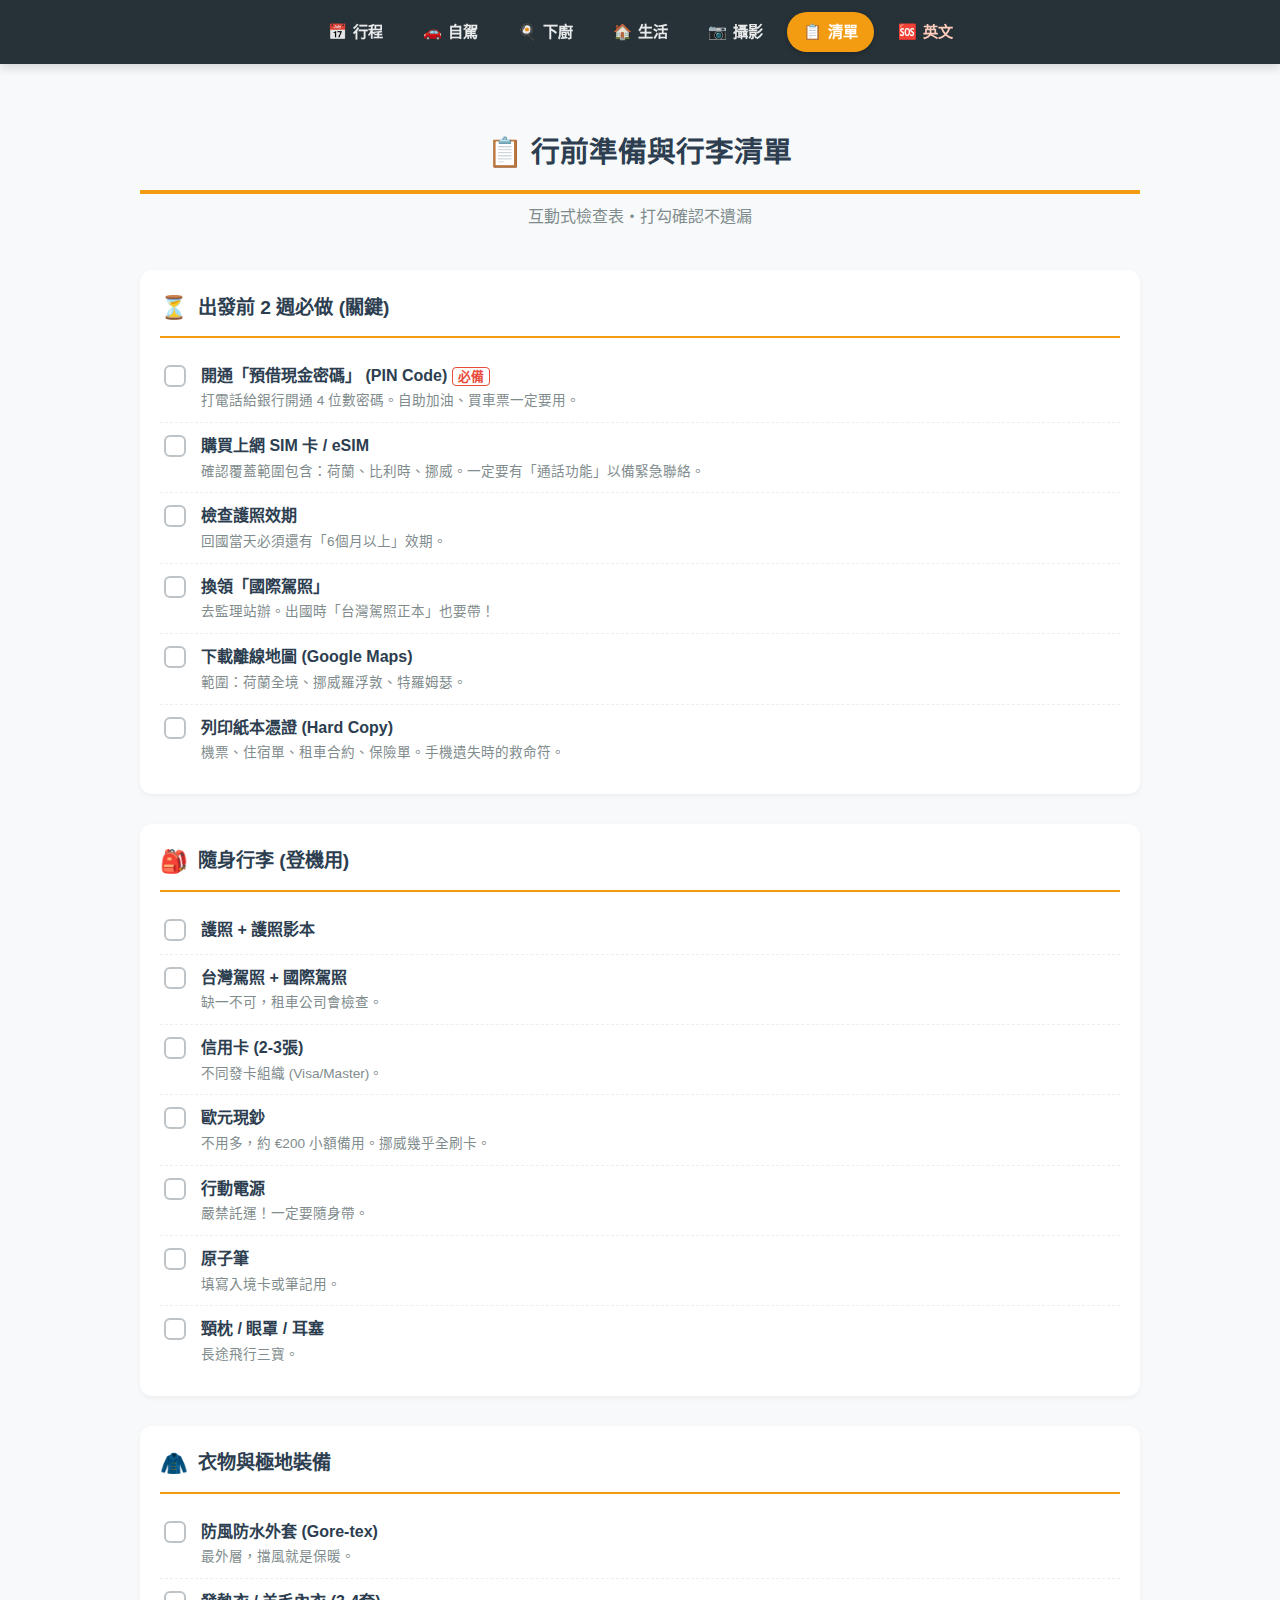
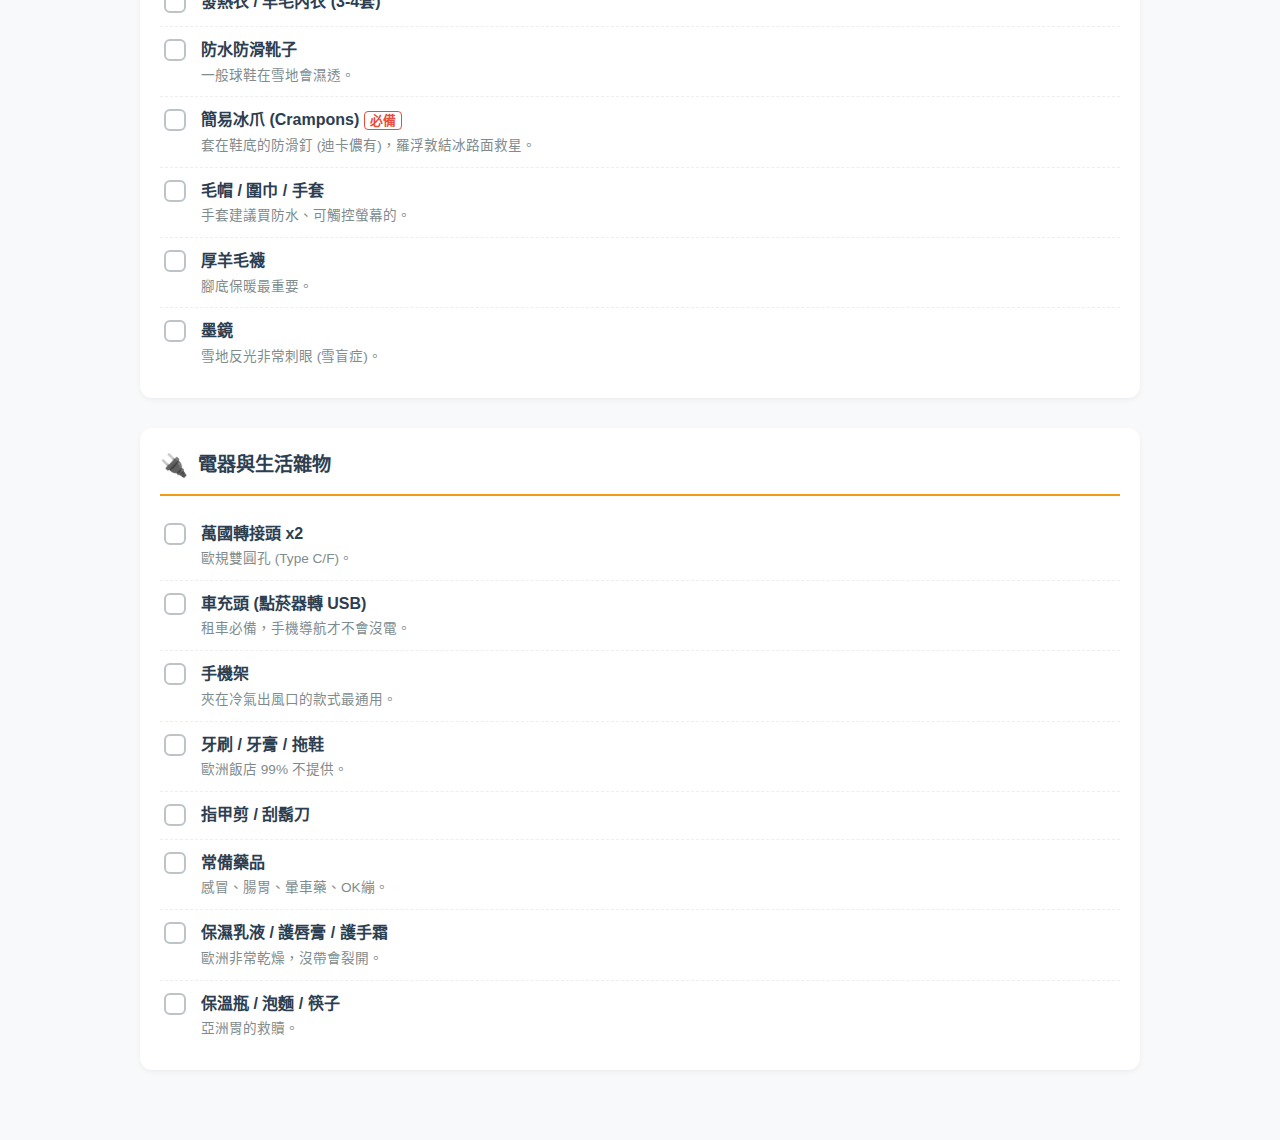
<file: checklist.html>
<!DOCTYPE html>
<html lang="zh-TW">
<head>
    <meta charset="UTF-8">
    <meta name="viewport" content="width=device-width, initial-scale=1.0">
    <title>行前準備與行李清單</title>
    <link rel="stylesheet" href="style.css">
    <style>
        /* === 清單專用樣式 === */
        .check-group { margin-bottom: 30px; background: #fff; padding: 20px; border-radius: 12px; box-shadow: 0 2px 5px rgba(0,0,0,0.05); }
        .group-title {
            font-size: 1.2rem; font-weight: 800; color: var(--primary);
            border-bottom: 2px solid var(--accent); padding-bottom: 10px; margin-bottom: 15px;
            display: flex; align-items: center;
        }
        .group-icon { margin-right: 10px; font-size: 1.4rem; }
        
        .check-item {
            display: flex; align-items: flex-start; padding: 10px 0;
            border-bottom: 1px dashed #eee; cursor: pointer; transition: background 0.2s;
        }
        .check-item:last-child { border-bottom: none; }
        .check-item:hover { background-color: #fafafa; }
        
        /* 自定義 Checkbox */
        .check-item input[type="checkbox"] {
            appearance: none; -webkit-appearance: none;
            width: 22px; height: 22px; border: 2px solid #bdc3c7; border-radius: 6px;
            margin-right: 15px; flex-shrink: 0; position: relative; cursor: pointer;
            background: #fff; margin-top: 2px;
        }
        .check-item input[type="checkbox"]:checked {
            background-color: var(--success); border-color: var(--success);
        }
        .check-item input[type="checkbox"]:checked::after {
            content: '✔'; color: white; font-size: 14px; font-weight: bold;
            position: absolute; top: 50%; left: 50%; transform: translate(-50%, -50%);
        }
        
        /* 文字樣式 */
        .item-content { display: flex; flex-direction: column; }
        .item-text { font-weight: 600; color: var(--text-dark); font-size: 1rem; }
        .item-note { font-size: 0.85rem; color: #7f8c8d; margin-top: 2px; }
        .tag-important { color: #e74c3c; font-weight: bold; font-size: 0.8rem; border: 1px solid #e74c3c; padding: 1px 5px; border-radius: 4px; margin-left: 5px; }

        /* 完成後的刪除線效果 */
        .check-item input:checked + .item-content .item-text {
            text-decoration: line-through; color: #bdc3c7;
        }
    </style>
</head>
<body>

    <div class="container">
        <h1>📋 行前準備與行李清單</h1>
        <div class="subtitle">互動式檢查表・打勾確認不遺漏</div>

        <div class="check-group">
            <div class="group-title"><span class="group-icon">⏳</span>出發前 2 週必做 (關鍵)</div>
            
            <label class="check-item">
                <input type="checkbox">
                <div class="item-content">
                    <span class="item-text">開通「預借現金密碼」 (PIN Code)<span class="tag-important">必備</span></span>
                    <span class="item-note">打電話給銀行開通 4 位數密碼。自助加油、買車票一定要用。</span>
                </div>
            </label>

            <label class="check-item">
                <input type="checkbox">
                <div class="item-content">
                    <span class="item-text">購買上網 SIM 卡 / eSIM</span>
                    <span class="item-note">確認覆蓋範圍包含：荷蘭、比利時、挪威。一定要有「通話功能」以備緊急聯絡。</span>
                </div>
            </label>

            <label class="check-item">
                <input type="checkbox">
                <div class="item-content">
                    <span class="item-text">檢查護照效期</span>
                    <span class="item-note">回國當天必須還有「6個月以上」效期。</span>
                </div>
            </label>

            <label class="check-item">
                <input type="checkbox">
                <div class="item-content">
                    <span class="item-text">換領「國際駕照」</span>
                    <span class="item-note">去監理站辦。出國時「台灣駕照正本」也要帶！</span>
                </div>
            </label>

            <label class="check-item">
                <input type="checkbox">
                <div class="item-content">
                    <span class="item-text">下載離線地圖 (Google Maps)</span>
                    <span class="item-note">範圍：荷蘭全境、挪威羅浮敦、特羅姆瑟。</span>
                </div>
            </label>

            <label class="check-item">
                <input type="checkbox">
                <div class="item-content">
                    <span class="item-text">列印紙本憑證 (Hard Copy)</span>
                    <span class="item-note">機票、住宿單、租車合約、保險單。手機遺失時的救命符。</span>
                </div>
            </label>
        </div>

        <div class="check-group">
            <div class="group-title"><span class="group-icon">🎒</span>隨身行李 (登機用)</div>
            <label class="check-item"><input type="checkbox"><div class="item-content"><span class="item-text">護照 + 護照影本</span></div></label>
            <label class="check-item"><input type="checkbox"><div class="item-content"><span class="item-text">台灣駕照 + 國際駕照</span><span class="item-note">缺一不可，租車公司會檢查。</span></div></label>
            <label class="check-item"><input type="checkbox"><div class="item-content"><span class="item-text">信用卡 (2-3張)</span><span class="item-note">不同發卡組織 (Visa/Master)。</span></div></label>
            <label class="check-item"><input type="checkbox"><div class="item-content"><span class="item-text">歐元現鈔</span><span class="item-note">不用多，約 €200 小額備用。挪威幾乎全刷卡。</span></div></label>
            <label class="check-item"><input type="checkbox"><div class="item-content"><span class="item-text">行動電源</span><span class="item-note">嚴禁託運！一定要隨身帶。</span></div></label>
            <label class="check-item"><input type="checkbox"><div class="item-content"><span class="item-text">原子筆</span><span class="item-note">填寫入境卡或筆記用。</span></div></label>
            <label class="check-item"><input type="checkbox"><div class="item-content"><span class="item-text">頸枕 / 眼罩 / 耳塞</span><span class="item-note">長途飛行三寶。</span></div></label>
        </div>

        <div class="check-group">
            <div class="group-title"><span class="group-icon">🧥</span>衣物與極地裝備</div>
            <label class="check-item"><input type="checkbox"><div class="item-content"><span class="item-text">防風防水外套 (Gore-tex)</span><span class="item-note">最外層，擋風就是保暖。</span></div></label>
            <label class="check-item"><input type="checkbox"><div class="item-content"><span class="item-text">發熱衣 / 羊毛內衣 (3-4套)</span></div></label>
            <label class="check-item"><input type="checkbox"><div class="item-content"><span class="item-text">防水防滑靴子</span><span class="item-note">一般球鞋在雪地會濕透。</span></div></label>
            <label class="check-item"><input type="checkbox"><div class="item-content"><span class="item-text">簡易冰爪 (Crampons)<span class="tag-important">必備</span></span><span class="item-note">套在鞋底的防滑釘 (迪卡儂有)，羅浮敦結冰路面救星。</span></div></label>
            <label class="check-item"><input type="checkbox"><div class="item-content"><span class="item-text">毛帽 / 圍巾 / 手套</span><span class="item-note">手套建議買防水、可觸控螢幕的。</span></div></label>
            <label class="check-item"><input type="checkbox"><div class="item-content"><span class="item-text">厚羊毛襪</span><span class="item-note">腳底保暖最重要。</span></div></label>
            <label class="check-item"><input type="checkbox"><div class="item-content"><span class="item-text">墨鏡</span><span class="item-note">雪地反光非常刺眼 (雪盲症)。</span></div></label>
        </div>

        <div class="check-group">
            <div class="group-title"><span class="group-icon">🔌</span>電器與生活雜物</div>
            <label class="check-item"><input type="checkbox"><div class="item-content"><span class="item-text">萬國轉接頭 x2</span><span class="item-note">歐規雙圓孔 (Type C/F)。</span></div></label>
            <label class="check-item"><input type="checkbox"><div class="item-content"><span class="item-text">車充頭 (點菸器轉 USB)</span><span class="item-note">租車必備，手機導航才不會沒電。</span></div></label>
            <label class="check-item"><input type="checkbox"><div class="item-content"><span class="item-text">手機架</span><span class="item-note">夾在冷氣出風口的款式最通用。</span></div></label>
            <label class="check-item"><input type="checkbox"><div class="item-content"><span class="item-text">牙刷 / 牙膏 / 拖鞋</span><span class="item-note">歐洲飯店 99% 不提供。</span></div></label>
            <label class="check-item"><input type="checkbox"><div class="item-content"><span class="item-text">指甲剪 / 刮鬍刀</span></div></label>
            <label class="check-item"><input type="checkbox"><div class="item-content"><span class="item-text">常備藥品</span><span class="item-note">感冒、腸胃、暈車藥、OK繃。</span></div></label>
            <label class="check-item"><input type="checkbox"><div class="item-content"><span class="item-text">保濕乳液 / 護唇膏 / 護手霜</span><span class="item-note">歐洲非常乾燥，沒帶會裂開。</span></div></label>
            <label class="check-item"><input type="checkbox"><div class="item-content"><span class="item-text">保溫瓶 / 泡麵 / 筷子</span><span class="item-note">亞洲胃的救贖。</span></div></label>
        </div>

    </div>

    <script src="navbar.js"></script>
</body>
</html>
</file>
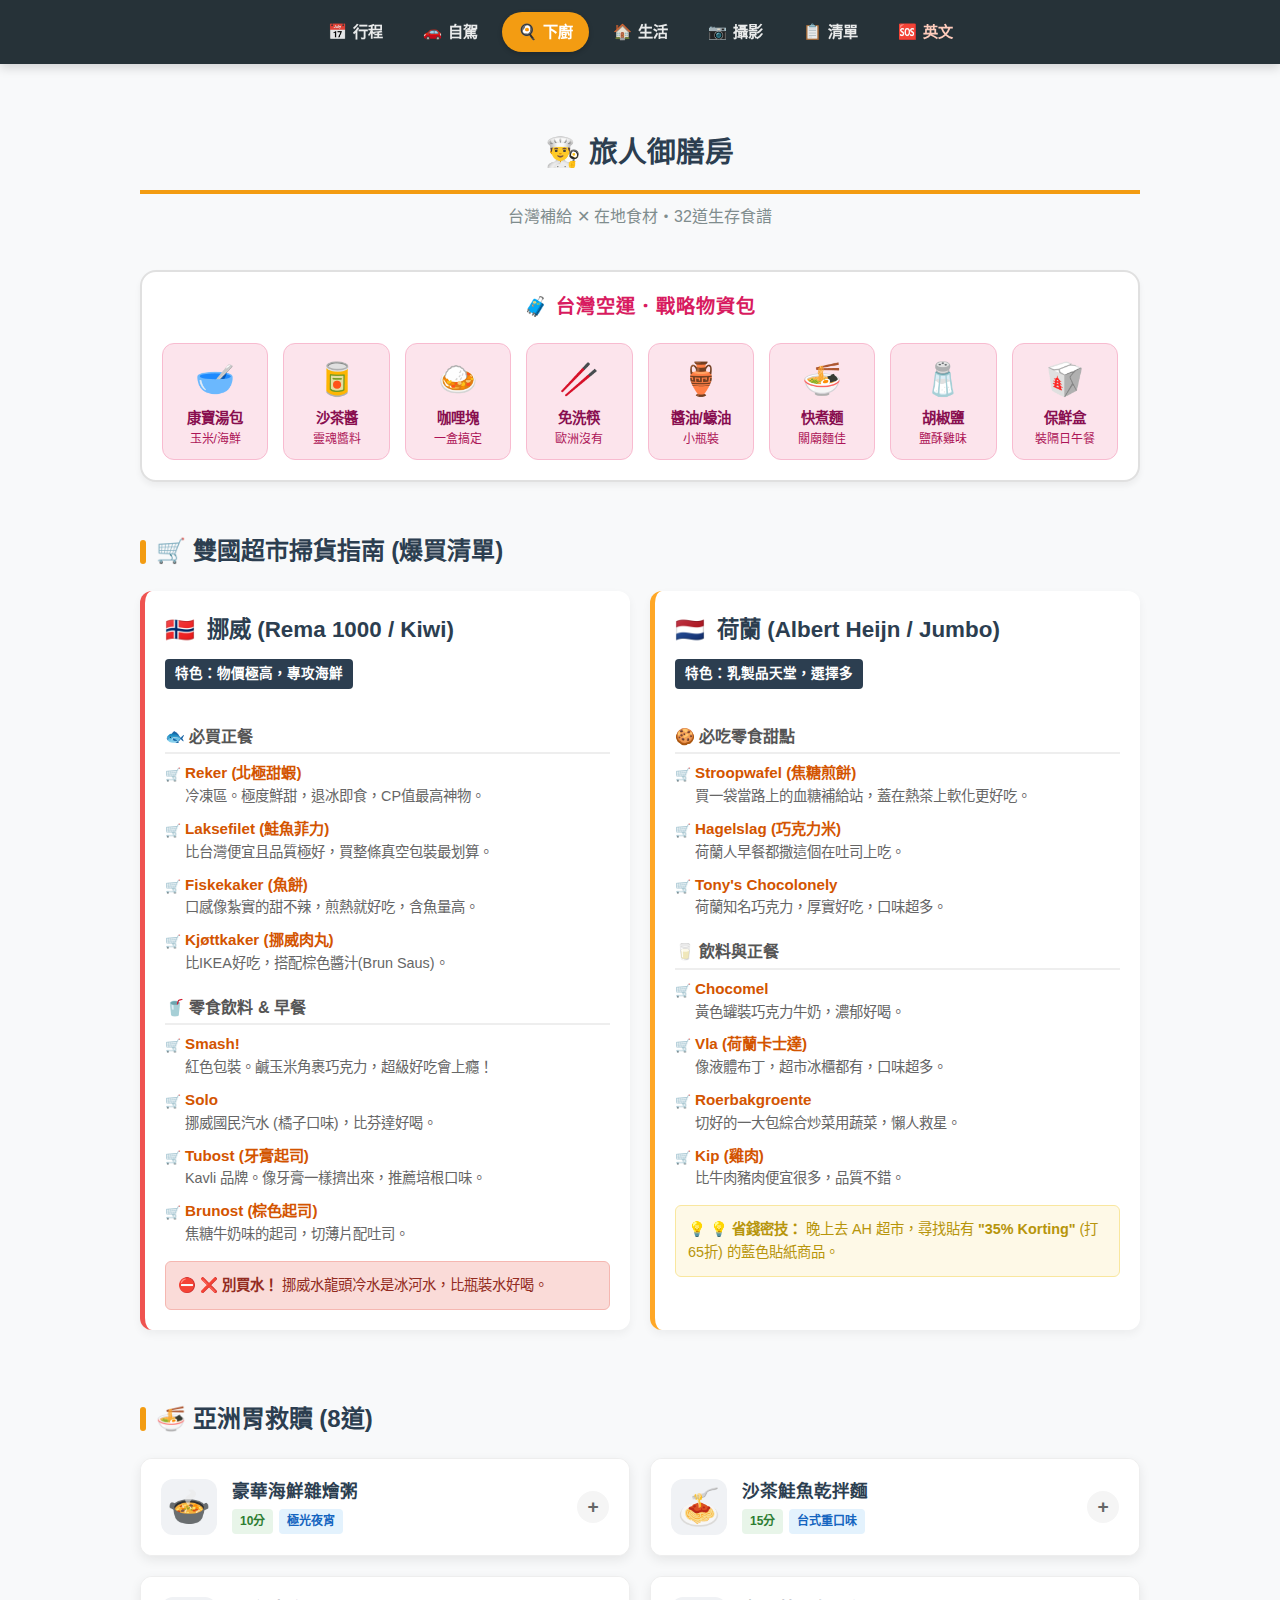
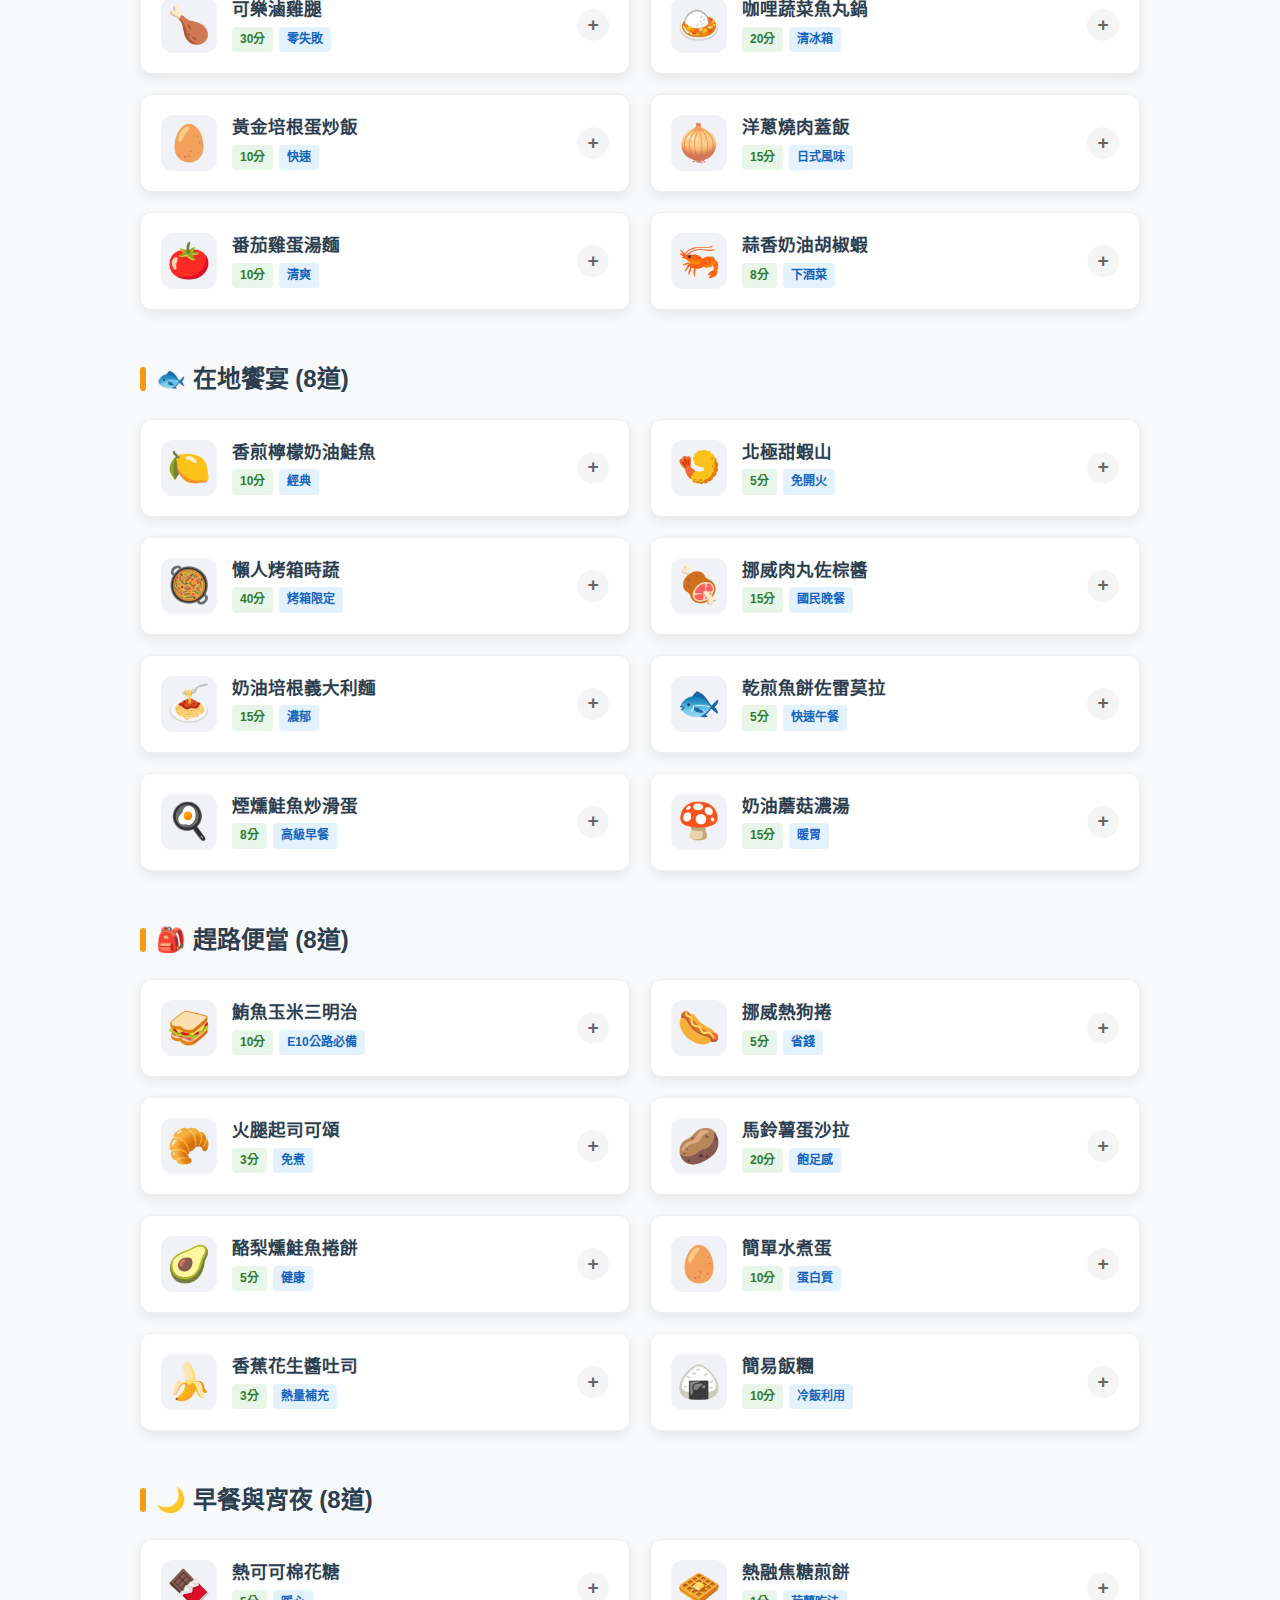
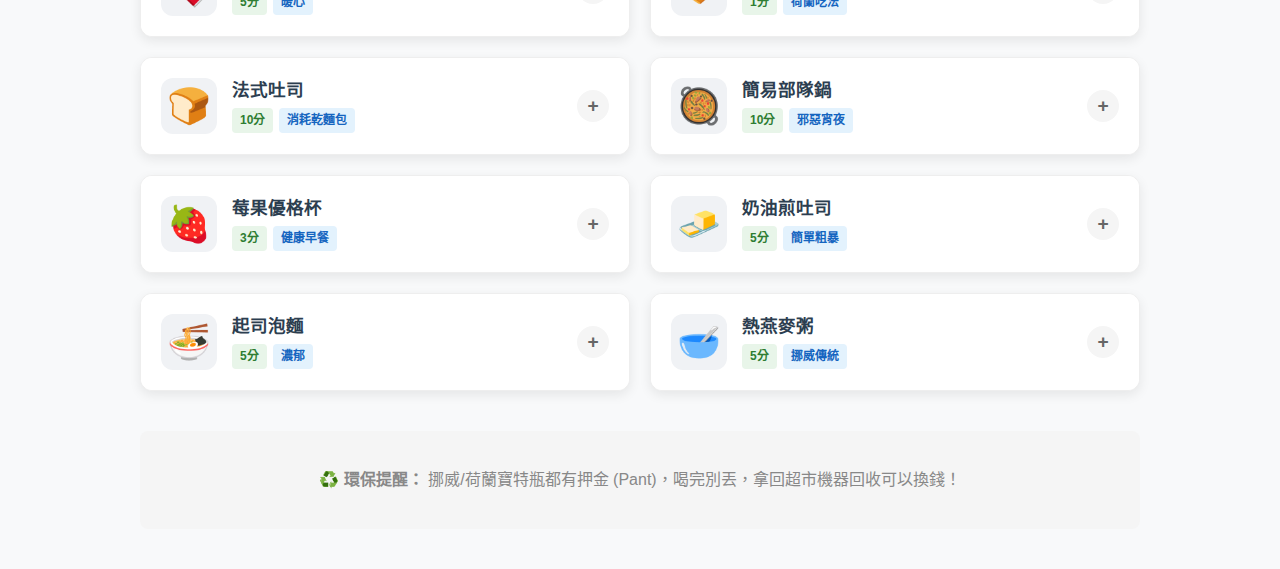
<file: cooking.html>
<!DOCTYPE html>
<html lang="zh-TW">
<head>
    <meta charset="UTF-8">
    <meta name="viewport" content="width=device-width, initial-scale=1.0">
    <title>旅人御膳房：32道詳盡食材食譜</title>
    <link rel="stylesheet" href="style.css">
    <style>
        /* === 本頁專用樣式 === */
        
        /* 1. 戰略物資區塊 */
        .survival-section {
            background-color: #fff;
            border: 2px solid #e0e0e0;
            border-radius: 16px;
            padding: 20px;
            margin-bottom: 30px;
            box-shadow: 0 4px 6px rgba(0,0,0,0.05);
        }
        .survival-header {
            text-align: center;
            margin-bottom: 20px;
            color: #d81b60;
            font-weight: 800;
            font-size: 1.2rem;
            text-transform: uppercase;
            letter-spacing: 1px;
        }
        .kit-grid {
            display: grid;
            grid-template-columns: repeat(auto-fill, minmax(100px, 1fr));
            gap: 15px;
        }
        .kit-item {
            display: flex;
            flex-direction: column;
            align-items: center;
            text-align: center;
            padding: 10px;
            background: #fce4ec;
            border-radius: 12px;
            border: 1px solid #f8bbd0;
            transition: transform 0.2s;
        }
        .kit-item:hover { transform: translateY(-3px); }
        .kit-icon { font-size: 2rem; margin-bottom: 5px; }
        .kit-name { font-size: 0.9rem; font-weight: bold; color: #880e4f; line-height: 1.2; }
        .kit-sub { font-size: 0.75rem; color: #ad1457; margin-top: 3px; }

        /* 2. 超市攻略區塊 */
        .market-col {
            border-left: 5px solid; 
            background: #fff;
            padding: 20px;
            border-radius: 12px;
            box-shadow: 0 4px 10px rgba(0,0,0,0.05);
            margin-bottom: 20px;
        }
        .market-header { 
            font-size: 1.4rem; font-weight: 800; margin-bottom: 10px; 
            display: flex; align-items: center; 
        }
        .market-badge {
            background: #2c3e50; color: #fff; padding: 4px 10px; border-radius: 4px; 
            font-size: 0.85rem; font-weight: bold; display: inline-block; margin-bottom: 15px;
        }
        .sub-cat {
            font-size: 1rem; font-weight: bold; color: #555; 
            margin-top: 20px; margin-bottom: 8px; border-bottom: 2px solid #eee; padding-bottom: 3px;
        }
        .sub-cat:first-of-type { margin-top: 0; }
        .market-list { padding-left: 0; list-style: none; margin: 0; }
        .market-list li {
            position: relative; padding-left: 20px; margin-bottom: 10px; font-size: 0.95rem; color: #333;
            line-height: 1.5;
        }
        .market-list li::before {
            content: "🛒"; font-size: 0.8rem; position: absolute; left: 0; top: 3px;
        }
        .brand-name { color: #d35400; font-weight: 800; }
        .desc-text { color: #666; font-size: 0.9rem; }

        /* 3. 食譜卡片設計 */
        .cat-title {
            font-size: 1.5rem; color: var(--primary); margin: 50px 0 20px 0;
            display: flex; align-items: center; font-weight: 800;
        }
        .cat-title::before { content: ''; display: block; width: 6px; height: 24px; background: var(--accent); margin-right: 10px; border-radius: 3px; }

        .recipe-grid {
            display: grid;
            grid-template-columns: repeat(auto-fit, minmax(340px, 1fr));
            gap: 20px;
            align-items: start;
        }

        .recipe-card {
            background: #fff;
            border-radius: 12px;
            box-shadow: 0 4px 12px rgba(0,0,0,0.08);
            overflow: hidden;
            border: 1px solid #eee;
            transition: all 0.3s ease;
        }
        .recipe-card:hover { box-shadow: 0 8px 20px rgba(0,0,0,0.12); transform: translateY(-2px); }

        .recipe-card details { margin: 0; border: none; border-radius: 0; background: transparent; }
        .recipe-card summary {
            padding: 20px;
            background: #fff;
            display: block; 
            position: relative;
            cursor: pointer;
        }
        .recipe-card summary::-webkit-details-marker { display: none; }
        
        .recipe-card summary::after {
            content: '+';
            position: absolute; right: 20px; top: 50%; transform: translateY(-50%);
            background: #f5f5f5; border-radius: 50%; width: 32px; height: 32px;
            display: flex; align-items: center; justify-content: center;
            color: #666; font-weight: bold; font-size: 1.2rem;
            transition: all 0.2s;
        }
        .recipe-card details[open] summary::after {
            content: '-'; background: var(--accent); color: white;
        }
        
        .rc-header { display: flex; align-items: center; gap: 15px; padding-right: 40px; }
        .rc-icon { 
            font-size: 2.2rem; background: #f0f2f5; width: 56px; height: 56px; 
            display: flex; align-items: center; justify-content: center; 
            border-radius: 12px; flex-shrink: 0; 
        }
        .rc-info { flex: 1; }
        .rc-title { font-size: 1.1rem; font-weight: 800; color: #2c3e50; margin: 0 0 6px 0; display: block; line-height: 1.3; }
        .rc-tags { display: flex; gap: 6px; flex-wrap: wrap; }
        .tag { font-size: 0.75rem; padding: 3px 8px; border-radius: 4px; font-weight: 600; }
        .t-time { background: #e8f5e9; color: #2e7d32; }
        .t-ing { background: #e3f2fd; color: #1565c0; }
        
        /* 內容區塊 */
        .rc-content {
            padding: 0 20px 20px 20px;
            border-top: 1px solid #f0f0f0;
            background: #fafafa;
        }
        .scenario-text { font-size: 0.9rem; color: #666; font-style: italic; margin: 15px 0; padding-left: 10px; border-left: 3px solid #ccc; }
        
        /* 新增：食材清單樣式 */
        .ing-box {
            background-color: #fff;
            border: 1px dashed #b0bec5;
            padding: 15px;
            border-radius: 8px;
            margin-bottom: 15px;
        }
        .ing-title { font-size: 0.95rem; font-weight: 800; color: #e65100; margin-bottom: 8px; display: block; }
        .ing-list { 
            margin: 0; padding-left: 20px; 
            display: grid; grid-template-columns: 1fr 1fr; gap: 5px; /* 雙欄排列 */
        }
        .ing-list li { font-size: 0.9rem; color: #455a64; margin-bottom: 0; }

        .step-title { font-size: 0.95rem; font-weight: 800; color: var(--primary); margin-bottom: 8px; display: block; }
        .step-list { margin: 0; padding-left: 20px; }
        .step-list li { margin-bottom: 8px; color: #444; font-size: 0.95rem; line-height: 1.6; }

        .cols-2 { display: grid; grid-template-columns: repeat(auto-fit, minmax(350px, 1fr)); gap: 20px; }

        @media (max-width: 600px) {
            .kit-grid { grid-template-columns: repeat(3, 1fr); }
            .cols-2 { grid-template-columns: 1fr; }
            .ing-list { grid-template-columns: 1fr; } /* 手機改單欄 */
        }
    </style>
</head>
<body>

    <div class="container">
        <h1>👨‍🍳 旅人御膳房</h1>
        <div class="subtitle">台灣補給 ✕ 在地食材・32道生存食譜</div>

        <div class="survival-section">
            <div class="survival-header">🧳 台灣空運．戰略物資包</div>
            <div class="kit-grid">
                <div class="kit-item"><span class="kit-icon">🥣</span><span class="kit-name">康寶湯包</span><span class="kit-sub">玉米/海鮮</span></div>
                <div class="kit-item"><span class="kit-icon">🥫</span><span class="kit-name">沙茶醬</span><span class="kit-sub">靈魂醬料</span></div>
                <div class="kit-item"><span class="kit-icon">🍛</span><span class="kit-name">咖哩塊</span><span class="kit-sub">一盒搞定</span></div>
                <div class="kit-item"><span class="kit-icon">🥢</span><span class="kit-name">免洗筷</span><span class="kit-sub">歐洲沒有</span></div>
                <div class="kit-item"><span class="kit-icon">🏺</span><span class="kit-name">醬油/蠔油</span><span class="kit-sub">小瓶裝</span></div>
                <div class="kit-item"><span class="kit-icon">🍜</span><span class="kit-name">快煮麵</span><span class="kit-sub">關廟麵佳</span></div>
                <div class="kit-item"><span class="kit-icon">🧂</span><span class="kit-name">胡椒鹽</span><span class="kit-sub">鹽酥雞味</span></div>
                <div class="kit-item"><span class="kit-icon">🥡</span><span class="kit-name">保鮮盒</span><span class="kit-sub">裝隔日午餐</span></div>
            </div>
        </div>

        <div class="cat-title">🛒 雙國超市掃貨指南 (爆買清單)</div>
        
        <div class="cols-2">
            <div class="market-col" style="border-left-color: #ef5350;">
                <div class="market-header"><span class="icon">🇳🇴</span>挪威 (Rema 1000 / Kiwi)</div>
                <span class="market-badge">特色：物價極高，專攻海鮮</span>
                
                <div class="sub-cat">🐟 必買正餐</div>
                <ul class="market-list">
                    <li><span class="brand-name">Reker (北極甜蝦)</span><br><span class="desc-text">冷凍區。極度鮮甜，退冰即食，CP值最高神物。</span></li>
                    <li><span class="brand-name">Laksefilet (鮭魚菲力)</span><br><span class="desc-text">比台灣便宜且品質極好，買整條真空包裝最划算。</span></li>
                    <li><span class="brand-name">Fiskekaker (魚餅)</span><br><span class="desc-text">口感像紮實的甜不辣，煎熱就好吃，含魚量高。</span></li>
                    <li><span class="brand-name">Kjøttkaker (挪威肉丸)</span><br><span class="desc-text">比IKEA好吃，搭配棕色醬汁(Brun Saus)。</span></li>
                </ul>

                <div class="sub-cat">🥤 零食飲料 & 早餐</div>
                <ul class="market-list">
                    <li><span class="brand-name">Smash!</span><br><span class="desc-text">紅色包裝。鹹玉米角裹巧克力，超級好吃會上癮！</span></li>
                    <li><span class="brand-name">Solo</span><br><span class="desc-text">挪威國民汽水 (橘子口味)，比芬達好喝。</span></li>
                    <li><span class="brand-name">Tubost (牙膏起司)</span><br><span class="desc-text">Kavli 品牌。像牙膏一樣擠出來，推薦培根口味。</span></li>
                    <li><span class="brand-name">Brunost (棕色起司)</span><br><span class="desc-text">焦糖牛奶味的起司，切薄片配吐司。</span></li>
                </ul>

                <div class="note note-alert" style="margin-top:15px;">
                    ❌ <strong>別買水！</strong> 挪威水龍頭冷水是冰河水，比瓶裝水好喝。
                </div>
            </div>

            <div class="market-col" style="border-left-color: #ffa726;">
                <div class="market-header"><span class="icon">🇳🇱</span>荷蘭 (Albert Heijn / Jumbo)</div>
                <span class="market-badge">特色：乳製品天堂，選擇多</span>
                
                <div class="sub-cat">🍪 必吃零食甜點</div>
                <ul class="market-list">
                    <li><span class="brand-name">Stroopwafel (焦糖煎餅)</span><br><span class="desc-text">買一袋當路上的血糖補給站，蓋在熱茶上軟化更好吃。</span></li>
                    <li><span class="brand-name">Hagelslag (巧克力米)</span><br><span class="desc-text">荷蘭人早餐都撒這個在吐司上吃。</span></li>
                    <li><span class="brand-name">Tony's Chocolonely</span><br><span class="desc-text">荷蘭知名巧克力，厚實好吃，口味超多。</span></li>
                </ul>

                <div class="sub-cat">🥛 飲料與正餐</div>
                <ul class="market-list">
                    <li><span class="brand-name">Chocomel</span><br><span class="desc-text">黃色罐裝巧克力牛奶，濃郁好喝。</span></li>
                    <li><span class="brand-name">Vla (荷蘭卡士達)</span><br><span class="desc-text">像液體布丁，超市冰櫃都有，口味超多。</span></li>
                    <li><span class="brand-name">Roerbakgroente</span><br><span class="desc-text">切好的一大包綜合炒菜用蔬菜，懶人救星。</span></li>
                    <li><span class="brand-name">Kip (雞肉)</span><br><span class="desc-text">比牛肉豬肉便宜很多，品質不錯。</span></li>
                </ul>

                <div class="note note-tip" style="margin-top:15px;">
                    💡 <strong>省錢密技：</strong> 晚上去 AH 超市，尋找貼有 <strong>"35% Korting"</strong> (打65折) 的藍色貼紙商品。
                </div>
            </div>
        </div>

        <div class="cat-title">🍜 亞洲胃救贖 (8道)</div>
        <div class="recipe-grid">
            <div class="recipe-card">
                <details><summary><div class="rc-header"><div class="rc-icon">🍲</div><div class="rc-info"><span class="rc-title">豪華海鮮雜燴粥</span><div class="rc-tags"><span class="tag t-time">10分</span><span class="tag t-ing">極光夜宵</span></div></div></div></summary>
                    <div class="rc-content"><div class="scenario-text">極光下凍僵時的救命神藥。</div>
                        <div class="ing-box"><span class="ing-title">🛒 準備食材：</span><ul class="ing-list"><li>康寶濃湯包(海鮮/玉米)</li><li>冷凍北極甜蝦</li><li>白飯 (剩飯)</li><li>魚餅 (切塊)</li><li>雞蛋 1顆</li><li>白胡椒粉</li></ul></div>
                        <span class="step-title">👨‍🍳 料理步驟：</span><ol class="step-list"><li>水滾後加入濃湯包攪拌均勻。</li><li>放入冷飯煮散。</li><li>豪邁丟入甜蝦、魚餅塊。</li><li>起鍋前打蛋花，灑胡椒粉。</li></ol></div>
                </details>
            </div>
            <div class="recipe-card">
                <details><summary><div class="rc-header"><div class="rc-icon">🍝</div><div class="rc-info"><span class="rc-title">沙茶鮭魚乾拌麵</span><div class="rc-tags"><span class="tag t-time">15分</span><span class="tag t-ing">台式重口味</span></div></div></div></summary>
                    <div class="rc-content"><div class="scenario-text">吃膩馬鈴薯時的救贖。</div>
                        <div class="ing-box"><span class="ing-title">🛒 準備食材：</span><ul class="ing-list"><li>乾麵條 (關廟麵/義麵)</li><li>鮭魚菲力 (切塊)</li><li>沙茶醬</li><li>醬油</li><li>蔥花 (選配)</li><li>油</li></ul></div>
                        <span class="step-title">👨‍🍳 料理步驟：</span><ol class="step-list"><li>鮭魚切塊，平底鍋煎至表面焦黃(恰恰)。</li><li>另一鍋煮好麵條。</li><li>碗中拌入沙茶醬+醬油+少許煮麵水乳化。</li><li>麵條拌勻，鋪上鮭魚，灑點蔥花。</li></ol></div>
                </details>
            </div>
            <div class="recipe-card">
                <details><summary><div class="rc-header"><div class="rc-icon">🍗</div><div class="rc-info"><span class="rc-title">可樂滷雞腿</span><div class="rc-tags"><span class="tag t-time">30分</span><span class="tag t-ing">零失敗</span></div></div></div></summary>
                    <div class="rc-content"><div class="scenario-text">荷蘭/挪威通用大菜。</div>
                        <div class="ing-box"><span class="ing-title">🛒 準備食材：</span><ul class="ing-list"><li>帶骨雞腿 (Kyllinglår)</li><li>可樂 (1罐)</li><li>醬油</li><li>蒜頭 (選配)</li></ul></div>
                        <span class="step-title">👨‍🍳 料理步驟：</span><ol class="step-list"><li>雞腿表面煎上色。</li><li>倒入可樂(淹過雞肉一半) + 3-4匙醬油。</li><li>大火煮滾，轉小火燉 20 分鐘。</li><li>最後開大火收汁，醬汁濃稠像糖醋。</li></ol></div>
                </details>
            </div>
            <div class="recipe-card">
                <details><summary><div class="rc-header"><div class="rc-icon">🍛</div><div class="rc-info"><span class="rc-title">咖哩蔬菜魚丸鍋</span><div class="rc-tags"><span class="tag t-time">20分</span><span class="tag t-ing">清冰箱</span></div></div></div></summary>
                    <div class="rc-content"><div class="scenario-text">隔天微波更好吃。</div>
                        <div class="ing-box"><span class="ing-title">🛒 準備食材：</span><ul class="ing-list"><li>佛蒙特咖哩塊</li><li>魚餅 (Fiskekaker)</li><li>洋蔥、紅蘿蔔</li><li>馬鈴薯</li><li>白飯</li></ul></div>
                        <span class="step-title">👨‍🍳 料理步驟：</span><ol class="step-list"><li>洋蔥炒軟，加入剩餘蔬菜切塊。</li><li>加水煮滾至蔬菜變軟，關火放入咖哩塊融化。</li><li>丟入魚餅切塊代替肉。</li><li>淋在白飯上。</li></ol></div>
                </details>
            </div>
            <div class="recipe-card">
                <details><summary><div class="rc-header"><div class="rc-icon">🥚</div><div class="rc-info"><span class="rc-title">黃金培根蛋炒飯</span><div class="rc-tags"><span class="tag t-time">10分</span><span class="tag t-ing">快速</span></div></div></div></summary>
                    <div class="rc-content"><div class="scenario-text">最快解決一餐的方法。</div>
                        <div class="ing-box"><span class="ing-title">🛒 準備食材：</span><ul class="ing-list"><li>冷飯 (白飯)</li><li>雞蛋 2顆</li><li>培根 (切丁)</li><li>鹽、黑胡椒</li><li>油</li></ul></div>
                        <span class="step-title">👨‍🍳 料理步驟：</span><ol class="step-list"><li>培根切丁下鍋逼出油脂。</li><li>放入冷飯炒散、炒熱。</li><li>蛋液打散淋在飯上快速拌炒。</li><li>鹽巴胡椒調味。</li></ol></div>
                </details>
            </div>
            <div class="recipe-card">
                <details><summary><div class="rc-header"><div class="rc-icon">🧅</div><div class="rc-info"><span class="rc-title">洋蔥燒肉蓋飯</span><div class="rc-tags"><span class="tag t-time">15分</span><span class="tag t-ing">日式風味</span></div></div></div></summary>
                    <div class="rc-content"><div class="scenario-text">簡易版壽喜燒。</div>
                        <div class="ing-box"><span class="ing-title">🛒 準備食材：</span><ul class="ing-list"><li>牛絞肉 (Kjøttdeig)</li><li>洋蔥 (1顆)</li><li>醬油</li><li>糖 (或可樂少許)</li><li>白飯</li></ul></div>
                        <span class="step-title">👨‍🍳 料理步驟：</span><ol class="step-list"><li>洋蔥切絲炒軟。</li><li>加入牛絞肉炒熟。</li><li>加入醬油、糖、少許水燉煮5分鐘入味。</li><li>淋在飯上，可加顆半熟蛋。</li></ol></div>
                </details>
            </div>
            <div class="recipe-card">
                <details><summary><div class="rc-header"><div class="rc-icon">🍅</div><div class="rc-info"><span class="rc-title">番茄雞蛋湯麵</span><div class="rc-tags"><span class="tag t-time">10分</span><span class="tag t-ing">清爽</span></div></div></div></summary>
                    <div class="rc-content"><div class="scenario-text">適合宿醉或早餐的暖胃湯。</div>
                        <div class="ing-box"><span class="ing-title">🛒 準備食材：</span><ul class="ing-list"><li>番茄 (2顆)</li><li>雞蛋 (1顆)</li><li>麵條</li><li>鹽、油</li></ul></div>
                        <span class="step-title">👨‍🍳 料理步驟：</span><ol class="step-list"><li>番茄切塊，用油炒出紅汁。</li><li>加水煮滾，放入麵條煮熟。</li><li>打入蛋花，加鹽調味即可。</li></ol></div>
                </details>
            </div>
            <div class="recipe-card">
                <details><summary><div class="rc-header"><div class="rc-icon">🦐</div><div class="rc-info"><span class="rc-title">蒜香奶油胡椒蝦</span><div class="rc-tags"><span class="tag t-time">8分</span><span class="tag t-ing">下酒菜</span></div></div></div></summary>
                    <div class="rc-content"><div class="scenario-text">超級下酒菜，配白酒絕讚。</div>
                        <div class="ing-box"><span class="ing-title">🛒 準備食材：</span><ul class="ing-list"><li>北極甜蝦 (去殼)</li><li>奶油 (Smør)</li><li>蒜末 (多一點)</li><li>胡椒鹽</li></ul></div>
                        <span class="step-title">👨‍🍳 料理步驟：</span><ol class="step-list"><li>甜蝦先去殼。</li><li>鍋中放入大量奶油爆香蒜末。</li><li>放入甜蝦快速翻炒 (已熟不要炒久)。</li><li>灑上大量胡椒鹽起鍋。</li></ol></div>
                </details>
            </div>
        </div>

        <div class="cat-title">🐟 在地饗宴 (8道)</div>
        <div class="recipe-grid">
            <div class="recipe-card">
                <details><summary><div class="rc-header"><div class="rc-icon">🍋</div><div class="rc-info"><span class="rc-title">香煎檸檬奶油鮭魚</span><div class="rc-tags"><span class="tag t-time">10分</span><span class="tag t-ing">經典</span></div></div></div></summary>
                    <div class="rc-content"><div class="scenario-text">慶祝大餐，食材夠好隨便煮都像米其林。</div>
                        <div class="ing-box"><span class="ing-title">🛒 準備食材：</span><ul class="ing-list"><li>鮭魚菲力 (帶皮)</li><li>奶油 (Smør)</li><li>檸檬 (1顆)</li><li>鹽、黑胡椒</li></ul></div>
                        <span class="step-title">👨‍🍳 料理步驟：</span><ol class="step-list"><li>鮭魚擦乾，兩面灑鹽和黑胡椒。</li><li>熱鍋融化大量奶油。</li><li><strong>魚皮朝下</strong>放入，中火煎 4 分鐘不要動它 (皮才會脆)。</li><li>翻面再煎 2 分鐘。擠上檸檬汁。</li></ol></div>
                </details>
            </div>
            <div class="recipe-card">
                <details><summary><div class="rc-header"><div class="rc-icon">🍤</div><div class="rc-info"><span class="rc-title">北極甜蝦山</span><div class="rc-tags"><span class="tag t-time">5分</span><span class="tag t-ing">免開火</span></div></div></div></summary>
                    <div class="rc-content"><div class="scenario-text">累到不想開火，只想配白酒時。</div>
                        <div class="ing-box"><span class="ing-title">🛒 準備食材：</span><ul class="ing-list"><li>北極甜蝦 (帶殼)</li><li>吐司 (或法棍)</li><li>美乃滋 (Majones)</li><li>檸檬</li><li>蒔蘿 (Dill, 選配)</li></ul></div>
                        <span class="step-title">👨‍🍳 料理步驟：</span><ol class="step-list"><li>甜蝦沖水解凍，自己剝殼。</li><li>吐司烤過，塗上厚厚的美乃滋。</li><li>把蝦子堆得像山一樣高。</li><li>擠檸檬汁，灑點蒔蘿。</li></ol></div>
                </details>
            </div>
            <div class="recipe-card">
                <details><summary><div class="rc-header"><div class="rc-icon">🥘</div><div class="rc-info"><span class="rc-title">懶人烤箱時蔬</span><div class="rc-tags"><span class="tag t-time">40分</span><span class="tag t-ing">烤箱限定</span></div></div></div></summary>
                    <div class="rc-content"><div class="scenario-text">住宿有烤箱時，丟進去先去洗澡。</div>
                        <div class="ing-box"><span class="ing-title">🛒 準備食材：</span><ul class="ing-list"><li>蔬菜包 (Roerbakgroente)</li><li>雞腿 或 鮭魚</li><li>橄欖油</li><li>鹽、胡椒</li></ul></div>
                        <span class="step-title">👨‍🍳 料理步驟：</span><ol class="step-list"><li>烤盤鋪上烘焙紙。</li><li>倒入蔬菜包，放上肉類。</li><li>淋橄欖油、灑大量的鹽和胡椒。</li><li>200度烤 40 分鐘。</li></ol></div>
                </details>
            </div>
            <div class="recipe-card">
                <details><summary><div class="rc-header"><div class="rc-icon">🍖</div><div class="rc-info"><span class="rc-title">挪威肉丸佐棕醬</span><div class="rc-tags"><span class="tag t-time">15分</span><span class="tag t-ing">國民晚餐</span></div></div></div></summary>
                    <div class="rc-content"><div class="scenario-text">比 IKEA 還好吃的道地口味。</div>
                        <div class="ing-box"><span class="ing-title">🛒 準備食材：</span><ul class="ing-list"><li>肉丸 (Kjøttkaker)</li><li>棕醬粉 (Brun Saus)</li><li>馬鈴薯</li><li>越橘醬 (Tyttebær, 選配)</li></ul></div>
                        <span class="step-title">👨‍🍳 料理步驟：</span><ol class="step-list"><li>馬鈴薯水煮至熟軟。</li><li>棕醬粉加水煮開，放入肉丸燉煮5-10分鐘。</li><li>盛盤，搭配馬鈴薯和果醬吃。</li></ol></div>
                </details>
            </div>
            <div class="recipe-card">
                <details><summary><div class="rc-header"><div class="rc-icon">🍝</div><div class="rc-info"><span class="rc-title">奶油培根義大利麵</span><div class="rc-tags"><span class="tag t-time">15分</span><span class="tag t-ing">濃郁</span></div></div></div></summary>
                    <div class="rc-content"><div class="scenario-text">熱量滿滿，適合滑雪後吃。</div>
                        <div class="ing-box"><span class="ing-title">🛒 準備食材：</span><ul class="ing-list"><li>義大利麵</li><li>培根 (Bacon)</li><li>鮮奶油 (Matfløte)</li><li>蛋黃 (1顆)</li><li>黑胡椒</li></ul></div>
                        <span class="step-title">👨‍🍳 料理步驟：</span><ol class="step-list"><li>煮義大利麵。</li><li>平底鍋炒香培根，倒入鮮奶油煮滾。</li><li>放入麵條拌勻。</li><li>關火，拌入蛋黃(增加濃稠度)，撒黑胡椒。</li></ol></div>
                </details>
            </div>
            <div class="recipe-card">
                <details><summary><div class="rc-header"><div class="rc-icon">🐟</div><div class="rc-info"><span class="rc-title">乾煎魚餅佐雷莫拉</span><div class="rc-tags"><span class="tag t-time">5分</span><span class="tag t-ing">快速午餐</span></div></div></div></summary>
                    <div class="rc-content"><div class="scenario-text">挪威人最愛的快速料理。</div>
                        <div class="ing-box"><span class="ing-title">🛒 準備食材：</span><ul class="ing-list"><li>魚餅 (Fiskekaker)</li><li>雷莫拉醬 (Remulade)</li><li>生菜或麵包</li><li>油</li></ul></div>
                        <span class="step-title">👨‍🍳 料理步驟：</span><ol class="step-list"><li>平底鍋少油，煎熱魚餅至兩面金黃。</li><li>擠上 Remulade (一種酸黃瓜蛋黃醬)。</li><li>直接吃或夾麵包。</li></ol></div>
                </details>
            </div>
            <div class="recipe-card">
                <details><summary><div class="rc-header"><div class="rc-icon">🍳</div><div class="rc-info"><span class="rc-title">煙燻鮭魚炒滑蛋</span><div class="rc-tags"><span class="tag t-time">8分</span><span class="tag t-ing">高級早餐</span></div></div></div></summary>
                    <div class="rc-content"><div class="scenario-text">超市煙燻鮭魚很便宜，奢華一下。</div>
                        <div class="ing-box"><span class="ing-title">🛒 準備食材：</span><ul class="ing-list"><li>煙燻鮭魚片 (Røkt Laks)</li><li>雞蛋 (3顆)</li><li>牛奶 (少許)</li><li>黑胡椒</li></ul></div>
                        <span class="step-title">👨‍🍳 料理步驟：</span><ol class="step-list"><li>蛋液加牛奶打散。</li><li>小火炒至半熟，加入撕碎的燻鮭魚。</li><li>稍微拌一下即可起鍋 (蛋要嫩)。</li><li>灑上黑胡椒。</li></ol></div>
                </details>
            </div>
            <div class="recipe-card">
                <details><summary><div class="rc-header"><div class="rc-icon">🍄</div><div class="rc-info"><span class="rc-title">奶油蘑菇濃湯</span><div class="rc-tags"><span class="tag t-time">15分</span><span class="tag t-ing">暖胃</span></div></div></div></summary>
                    <div class="rc-content"><div class="scenario-text">荷蘭蘑菇很便宜，適合天冷時。</div>
                        <div class="ing-box"><span class="ing-title">🛒 準備食材：</span><ul class="ing-list"><li>蘑菇 (切片)</li><li>康寶濃湯粉(蘑菇/玉米)</li><li>鮮奶油 (可選)</li><li>奶油</li></ul></div>
                        <span class="step-title">👨‍🍳 料理步驟：</span><ol class="step-list"><li>用奶油炒軟蘑菇片。</li><li>加水煮滾，倒入康寶濃湯粉。</li><li>起鍋前加鮮奶油更香濃。</li></ol></div>
                </details>
            </div>
        </div>

        <div class="cat-title">🎒 趕路便當 (8道)</div>
        <div class="recipe-grid">
            <div class="recipe-card">
                <details><summary><div class="rc-header"><div class="rc-icon">🥪</div><div class="rc-info"><span class="rc-title">鮪魚玉米三明治</span><div class="rc-tags"><span class="tag t-time">10分</span><span class="tag t-ing">E10公路必備</span></div></div></div></summary>
                    <div class="rc-content"><div class="scenario-text">開車單手也能吃。</div>
                        <div class="ing-box"><span class="ing-title">🛒 準備食材：</span><ul class="ing-list"><li>吐司</li><li>鮪魚罐頭</li><li>玉米粒罐頭</li><li>雞蛋 (水煮)</li><li>美乃滋</li></ul></div>
                        <span class="step-title">👨‍🍳 料理步驟：</span><ol class="step-list"><li>水煮蛋切碎。</li><li>拌入鮪魚、玉米、美乃滋、黑胡椒。</li><li>夾入吐司，包保鮮膜。</li></ol></div>
                </details>
            </div>
            <div class="recipe-card">
                <details><summary><div class="rc-header"><div class="rc-icon">🌭</div><div class="rc-info"><span class="rc-title">挪威熱狗捲</span><div class="rc-tags"><span class="tag t-time">5分</span><span class="tag t-ing">省錢</span></div></div></div></summary>
                    <div class="rc-content"><div class="scenario-text">比加油站便宜70%。</div>
                        <div class="ing-box"><span class="ing-title">🛒 準備食材：</span><ul class="ing-list"><li>熱狗 (Grillpølse)</li><li>軟餅 (Lompe)</li><li>炸洋蔥酥 (Sprøstekt løk)</li><li>番茄醬/芥末</li></ul></div>
                        <span class="step-title">👨‍🍳 料理步驟：</span><ol class="step-list"><li>熱狗水煮加熱。</li><li>拿一張 Lompe 軟餅。</li><li>捲起熱狗，擠醬，灑炸洋蔥。</li></ol></div>
                </details>
            </div>
            <div class="recipe-card">
                <details><summary><div class="rc-header"><div class="rc-icon">🥐</div><div class="rc-info"><span class="rc-title">火腿起司可頌</span><div class="rc-tags"><span class="tag t-time">3分</span><span class="tag t-ing">免煮</span></div></div></div></summary>
                    <div class="rc-content"><div class="scenario-text">荷蘭超市買大包裝可頌最划算。</div>
                        <div class="ing-box"><span class="ing-title">🛒 準備食材：</span><ul class="ing-list"><li>大可頌</li><li>生火腿片</li><li>起司片</li></ul></div>
                        <span class="step-title">👨‍🍳 料理步驟：</span><ol class="step-list"><li>可頌橫切不切斷。</li><li>夾入生火腿片和起司片。</li><li>可放入烤箱回烤2分鐘更酥。</li></ol></div>
                </details>
            </div>
            <div class="recipe-card">
                <details><summary><div class="rc-header"><div class="rc-icon">🥔</div><div class="rc-info"><span class="rc-title">馬鈴薯蛋沙拉</span><div class="rc-tags"><span class="tag t-time">20分</span><span class="tag t-ing">飽足感</span></div></div></div></summary>
                    <div class="rc-content"><div class="scenario-text">前一晚做好放保鮮盒。</div>
                        <div class="ing-box"><span class="ing-title">🛒 準備食材：</span><ul class="ing-list"><li>馬鈴薯</li><li>雞蛋</li><li>小黃瓜 (選配)</li><li>美乃滋</li><li>鹽</li></ul></div>
                        <span class="step-title">👨‍🍳 料理步驟：</span><ol class="step-list"><li>馬鈴薯去皮水煮至軟爛壓泥。</li><li>水煮蛋切碎。</li><li>全部拌在一起，加美乃滋和鹽調味。</li></ol></div>
                </details>
            </div>
            <div class="recipe-card">
                <details><summary><div class="rc-header"><div class="rc-icon">🥑</div><div class="rc-info"><span class="rc-title">酪梨燻鮭魚捲餅</span><div class="rc-tags"><span class="tag t-time">5分</span><span class="tag t-ing">健康</span></div></div></div></summary>
                    <div class="rc-content"><div class="scenario-text">清爽不油膩，適合野餐。</div>
                        <div class="ing-box"><span class="ing-title">🛒 準備食材：</span><ul class="ing-list"><li>捲餅皮 (Tortilla/Lompe)</li><li>燻鮭魚</li><li>酪梨</li><li>生菜</li></ul></div>
                        <span class="step-title">👨‍🍳 料理步驟：</span><ol class="step-list"><li>餅皮攤開。</li><li>鋪上生菜、酪梨片和燻鮭魚。</li><li>捲起來，中間斜切對半。</li></ol></div>
                </details>
            </div>
            <div class="recipe-card">
                <details><summary><div class="rc-header"><div class="rc-icon">🥚</div><div class="rc-info"><span class="rc-title">簡單水煮蛋</span><div class="rc-tags"><span class="tag t-time">10分</span><span class="tag t-ing">蛋白質</span></div></div></div></summary>
                    <div class="rc-content"><div class="scenario-text">最簡單的能量補充，登山必備。</div>
                        <div class="ing-box"><span class="ing-title">🛒 準備食材：</span><ul class="ing-list"><li>雞蛋 (一盒)</li><li>鹽</li></ul></div>
                        <span class="step-title">👨‍🍳 料理步驟：</span><ol class="step-list"><li>冷水放入雞蛋。</li><li>水滾後煮10分鐘(全熟)。</li><li>沖冷水剝殼，撒點鹽放入保鮮盒。</li></ol></div>
                </details>
            </div>
            <div class="recipe-card">
                <details><summary><div class="rc-header"><div class="rc-icon">🍌</div><div class="rc-info"><span class="rc-title">香蕉花生醬吐司</span><div class="rc-tags"><span class="tag t-time">3分</span><span class="tag t-ing">熱量補充</span></div></div></div></summary>
                    <div class="rc-content"><div class="scenario-text">爬山前的熱量炸彈。</div>
                        <div class="ing-box"><span class="ing-title">🛒 準備食材：</span><ul class="ing-list"><li>吐司</li><li>花生醬</li><li>香蕉</li></ul></div>
                        <span class="step-title">👨‍🍳 料理步驟：</span><ol class="step-list"><li>吐司塗滿花生醬。</li><li>香蕉切片鋪滿。</li><li>蓋上另一片吐司。</li></ol></div>
                </details>
            </div>
            <div class="recipe-card">
                <details><summary><div class="rc-header"><div class="rc-icon">🍙</div><div class="rc-info"><span class="rc-title">簡易飯糰</span><div class="rc-tags"><span class="tag t-time">10分</span><span class="tag t-ing">冷飯利用</span></div></div></div></summary>
                    <div class="rc-content"><div class="scenario-text">有剩飯時最好用。</div>
                        <div class="ing-box"><span class="ing-title">🛒 準備食材：</span><ul class="ing-list"><li>熱飯</li><li>鮪魚罐頭 或 肉鬆</li><li>鹽</li><li>保鮮膜</li></ul></div>
                        <span class="step-title">👨‍🍳 料理步驟：</span><ol class="step-list"><li>熱飯拌入鹽。</li><li>撕一張保鮮膜，鋪上飯。</li><li>中間包入鮪魚。</li><li>用保鮮膜捏緊成圓形或三角形。</li></ol></div>
                </details>
            </div>
        </div>

        <div class="cat-title">🌙 早餐與宵夜 (8道)</div>
        <div class="recipe-grid">
            <div class="recipe-card">
                <details><summary><div class="rc-header"><div class="rc-icon">🍫</div><div class="rc-info"><span class="rc-title">熱可可棉花糖</span><div class="rc-tags"><span class="tag t-time">5分</span><span class="tag t-ing">暖心</span></div></div></div></summary>
                    <div class="rc-content"><div class="scenario-text">等極光時的必備飲料。</div>
                        <div class="ing-box"><span class="ing-title">🛒 準備食材：</span><ul class="ing-list"><li>Chocomel 巧克力奶</li><li>棉花糖 (Marshmallows)</li></ul></div>
                        <span class="step-title">👨‍🍳 料理步驟：</span><ol class="step-list"><li>Chocomel 倒入鍋中加熱(不要煮沸)。</li><li>倒入杯中。</li><li>丟入幾顆棉花糖融化。</li></ol></div>
                </details>
            </div>
            <div class="recipe-card">
                <details><summary><div class="rc-header"><div class="rc-icon">🧇</div><div class="rc-info"><span class="rc-title">熱融焦糖煎餅</span><div class="rc-tags"><span class="tag t-time">1分</span><span class="tag t-ing">荷蘭吃法</span></div></div></div></summary>
                    <div class="rc-content"><div class="scenario-text">Stroopwafel 的正確吃法。</div>
                        <div class="ing-box"><span class="ing-title">🛒 準備食材：</span><ul class="ing-list"><li>焦糖煎餅 (Stroopwafel)</li><li>熱茶 或 熱咖啡</li></ul></div>
                        <span class="step-title">👨‍🍳 料理步驟：</span><ol class="step-list"><li>泡一杯熱茶或咖啡。</li><li>把煎餅像蓋子一樣蓋在杯口。</li><li>蒸1分鐘，中間焦糖融化超好吃。</li></ol></div>
                </details>
            </div>
            <div class="recipe-card">
                <details><summary><div class="rc-header"><div class="rc-icon">🍞</div><div class="rc-info"><span class="rc-title">法式吐司</span><div class="rc-tags"><span class="tag t-time">10分</span><span class="tag t-ing">消耗乾麵包</span></div></div></div></summary>
                    <div class="rc-content"><div class="scenario-text">吐司放久變乾了就這樣吃。</div>
                        <div class="ing-box"><span class="ing-title">🛒 準備食材：</span><ul class="ing-list"><li>吐司</li><li>雞蛋</li><li>牛奶</li><li>奶油</li><li>糖</li></ul></div>
                        <span class="step-title">👨‍🍳 料理步驟：</span><ol class="step-list"><li>蛋液加牛奶打散。</li><li>吐司浸泡蛋液吸飽。</li><li>奶油熱鍋，中小火煎至兩面金黃。</li><li>灑上糖粉。</li></ol></div>
                </details>
            </div>
            <div class="recipe-card">
                <details><summary><div class="rc-header"><div class="rc-icon">🥘</div><div class="rc-info"><span class="rc-title">簡易部隊鍋</span><div class="rc-tags"><span class="tag t-time">10分</span><span class="tag t-ing">邪惡宵夜</span></div></div></div></summary>
                    <div class="rc-content"><div class="scenario-text">深夜肚子餓的豪華版泡麵。</div>
                        <div class="ing-box"><span class="ing-title">🛒 準備食材：</span><ul class="ing-list"><li>辛拉麵 (或其他泡麵)</li><li>熱狗 (切片)</li><li>起司片</li><li>雞蛋</li><li>魚餅</li></ul></div>
                        <span class="step-title">👨‍🍳 料理步驟：</span><ol class="step-list"><li>煮滾泡麵。</li><li>加入熱狗、魚餅。</li><li>打顆蛋。</li><li>起鍋前鋪上起司片。</li></ol></div>
                </details>
            </div>
            <div class="recipe-card">
                <details><summary><div class="rc-header"><div class="rc-icon">🍓</div><div class="rc-info"><span class="rc-title">莓果優格杯</span><div class="rc-tags"><span class="tag t-time">3分</span><span class="tag t-ing">健康早餐</span></div></div></div></summary>
                    <div class="rc-content"><div class="scenario-text">挪威莓果很好吃。</div>
                        <div class="ing-box"><span class="ing-title">🛒 準備食材：</span><ul class="ing-list"><li>原味優格</li><li>藍莓/覆盆莓</li><li>麥片 (Granola)</li><li>蜂蜜 (選配)</li></ul></div>
                        <span class="step-title">👨‍🍳 料理步驟：</span><ol class="step-list"><li>優格倒入杯中。</li><li>加入洗淨的莓果。</li><li>灑點麥片增加口感。</li></ol></div>
                </details>
            </div>
            <div class="recipe-card">
                <details><summary><div class="rc-header"><div class="rc-icon">🧈</div><div class="rc-info"><span class="rc-title">奶油煎吐司</span><div class="rc-tags"><span class="tag t-time">5分</span><span class="tag t-ing">簡單粗暴</span></div></div></div></summary>
                    <div class="rc-content"><div class="scenario-text">沒有烤麵包機時的作法。</div>
                        <div class="ing-box"><span class="ing-title">🛒 準備食材：</span><ul class="ing-list"><li>吐司</li><li>奶油</li><li>糖 (選配)</li></ul></div>
                        <span class="step-title">👨‍🍳 料理步驟：</span><ol class="step-list"><li>平底鍋融化奶油。</li><li>吐司下去煎到兩面焦脆。</li><li>灑點糖粉更好吃。</li></ol></div>
                </details>
            </div>
            <div class="recipe-card">
                <details><summary><div class="rc-header"><div class="rc-icon">🍜</div><div class="rc-info"><span class="rc-title">起司泡麵</span><div class="rc-tags"><span class="tag t-time">5分</span><span class="tag t-ing">濃郁</span></div></div></div></summary>
                    <div class="rc-content"><div class="scenario-text">任何泡麵加片起司都升級。</div>
                        <div class="ing-box"><span class="ing-title">🛒 準備食材：</span><ul class="ing-list"><li>泡麵</li><li>切達起司片 (Cheddar)</li></ul></div>
                        <span class="step-title">👨‍🍳 料理步驟：</span><ol class="step-list"><li>泡麵煮好。</li><li>趁熱鋪上一片切達起司。</li><li>攪拌均勻，湯頭會變得很濃郁。</li></ol></div>
                </details>
            </div>
            <div class="recipe-card">
                <details><summary><div class="rc-header"><div class="rc-icon">🥣</div><div class="rc-info"><span class="rc-title">熱燕麥粥</span><div class="rc-tags"><span class="tag t-time">5分</span><span class="tag t-ing">挪威傳統</span></div></div></div></summary>
                    <div class="rc-content"><div class="scenario-text">挪威人最常見的早餐 Havregryn。</div>
                        <div class="ing-box"><span class="ing-title">🛒 準備食材：</span><ul class="ing-list"><li>燕麥片</li><li>牛奶</li><li>果醬 或 肉桂粉</li></ul></div>
                        <span class="step-title">👨‍🍳 料理步驟：</span><ol class="step-list"><li>燕麥片加牛奶(或水)煮軟。</li><li>依個人口味加入果醬或肉桂粉。</li><li>可加一點堅果。</li></ol></div>
                </details>
            </div>
        </div>

        <div style="text-align: center; margin-top: 40px; color: #888; background: #f5f5f5; padding: 20px; border-radius: 8px;">
            <p>♻️ <strong>環保提醒：</strong> 挪威/荷蘭寶特瓶都有押金 (Pant)，喝完別丟，拿回超市機器回收可以換錢！</p>
        </div>

    </div>
    <script src="navbar.js"></script>
</body>
</html>
</file>
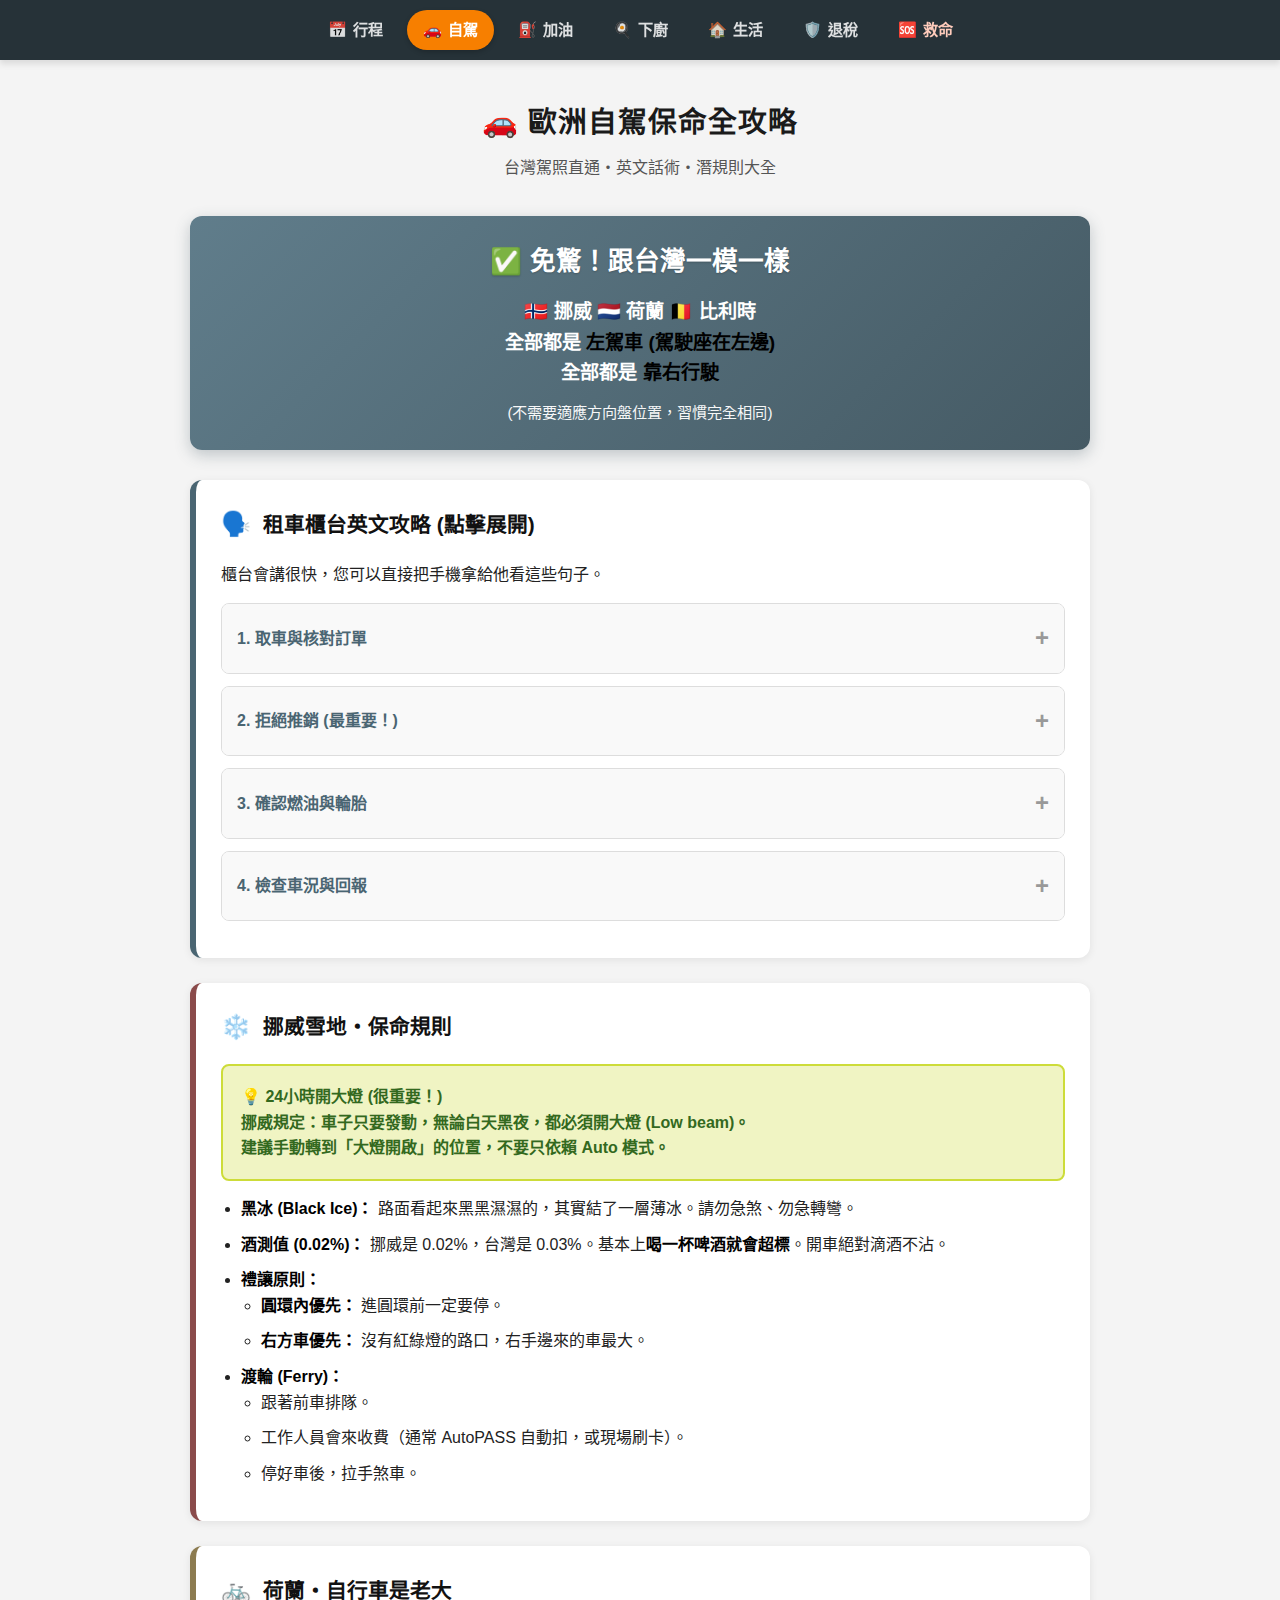
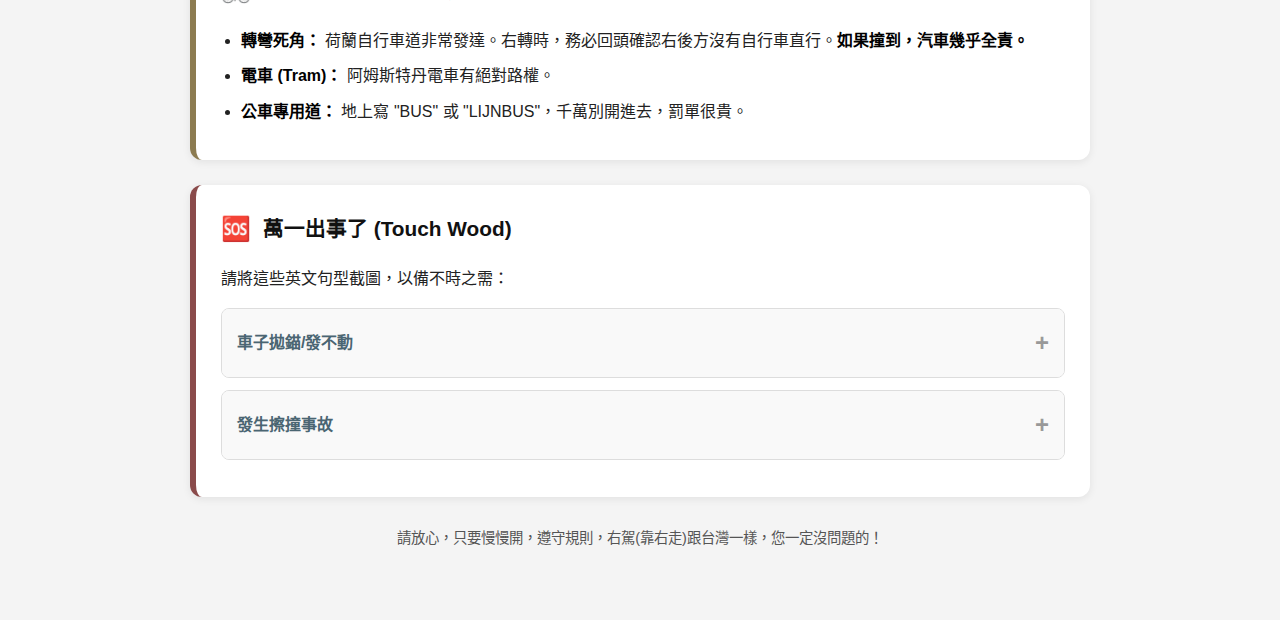
<file: driving.html>
<!DOCTYPE html>
<html lang="zh-TW">
<head>
    <meta charset="UTF-8">
    <meta name="viewport" content="width=device-width, initial-scale=1.0">
    <title>歐洲自駕保命全攻略 (深色清晰版)</title>
    <style>
        :root {
            --danger: #8a4b4b; --warning: #8c7b50; --info: #4a6572; --hero-bg: #455a64;
            --bg: #f4f4f4; --card-bg: #ffffff; --text: #222222; --text-light: #555555; --border-color: #dcdcdc;
        }
        body {
            font-family: -apple-system, BlinkMacSystemFont, "Microsoft JhengHei", "Helvetica Neue", sans-serif;
            background-color: var(--bg); color: var(--text); margin: 0; padding: 20px 15px; padding-top: 80px; line-height: 1.6;
        }
        /* 導航樣式 (通用) */
        .navbar { background-color: #263238; padding: 10px 0; position: fixed; top: 0; left: 0; width: 100%; z-index: 9999; box-shadow: 0 4px 6px rgba(0,0,0,0.1); overflow-x: auto; white-space: nowrap; -webkit-overflow-scrolling: touch; transition: transform 0.3s ease-in-out; }
        .navbar.nav-hidden { transform: translateY(-100%); }
        .nav-container { max-width: 1000px; margin: 0 auto; display: flex; justify-content: flex-start; padding: 0 15px; }
        @media (min-width: 768px) { .nav-container { justify-content: center; } }
        .nav-item { color: rgba(255, 255, 255, 0.85); text-decoration: none; font-weight: bold; font-size: 0.95rem; padding: 8px 16px; margin: 0 4px; border-radius: 20px; transition: all 0.2s; display: inline-flex; align-items: center; }
        .nav-item:hover { background-color: rgba(255, 255, 255, 0.15); color: #fff; }
        .nav-item.active { background-color: #f77f00; color: #fff; box-shadow: 0 2px 5px rgba(0,0,0,0.2); }
        .nav-icon { margin-right: 6px; }
        .navbar::-webkit-scrollbar { display: none; }

        .container { max-width: 900px; margin: 0 auto; }
        h1 { text-align: center; color: #1a1a1a; font-size: 1.8rem; margin-bottom: 10px; letter-spacing: 1px; font-weight: 800; }
        .subtitle { text-align: center; color: var(--text-light); margin-bottom: 35px; font-size: 1rem; font-weight: 500; }
        .hero-card { background: linear-gradient(135deg, #607d8b, var(--hero-bg)); color: #ffffff; padding: 25px; border-radius: 12px; text-align: center; margin-bottom: 30px; box-shadow: 0 5px 15px rgba(69, 90, 100, 0.3); }
        .hero-title { font-size: 1.6rem; font-weight: bold; margin-bottom: 15px; text-shadow: 0 1px 2px rgba(0,0,0,0.2); }
        .hero-text { font-size: 1.2rem; font-weight: 600; }
        .hero-sub { margin-top: 12px; font-size: 0.95rem; opacity: 0.95; font-weight: 400; }
        .card { background: var(--card-bg); border-radius: 12px; padding: 25px; margin-bottom: 25px; box-shadow: 0 2px 8px rgba(0,0,0,0.08); border-left: 6px solid #999; }
        .border-danger { border-left-color: var(--danger); }
        .border-warning { border-left-color: var(--warning); }
        .border-info { border-left-color: var(--info); }
        .card-header { font-size: 1.3rem; font-weight: 800; margin-bottom: 18px; display: flex; align-items: center; color: #111; }
        .icon { font-size: 1.5rem; margin-right: 12px; }
        details { background-color: #fcfcfc; margin-bottom: 12px; border-radius: 8px; overflow: hidden; border: 1px solid #ddd; }
        summary { padding: 15px; font-weight: 700; cursor: pointer; list-style: none; display: flex; justify-content: space-between; align-items: center; color: var(--info); background-color: #f9f9f9; transition: background-color 0.2s; }
        summary:hover { background-color: #eef2f5; }
        summary::-webkit-details-marker { display: none; }
        summary::after { content: '+'; font-size: 1.5rem; color: #999; font-weight: bold; }
        details[open] summary::after { content: '-'; color: var(--info); }
        .eng-box { padding: 18px; background-color: #fff; border-top: 1px solid #eee; }
        .eng-phrase { margin-bottom: 18px; border-bottom: 1px dashed #ccc; padding-bottom: 12px; }
        .eng-phrase:last-child { border-bottom: none; margin-bottom: 0; padding-bottom: 0; }
        .en { font-weight: 800; color: #000; display: block; margin-bottom: 5px; font-size: 1.1rem; line-height: 1.4; }
        .cn { font-size: 1rem; color: #444; font-weight: 500; }
        .note { font-size: 0.9rem; color: #a94442; font-weight: bold; margin-top: 5px; }
        ul, ol { padding-left: 20px; margin: 0; }
        li { margin-bottom: 10px; color: var(--text); font-weight: 500; }
        strong { color: #000; font-weight: 800; }
        .highlight-box { background-color: #f0f4c3; border: 2px solid #cddc39; color: #33691e; padding: 18px; border-radius: 8px; margin-top: 15px; margin-bottom: 15px; font-weight: bold; }
    </style>
</head>
<body>

    <nav class="navbar" id="mainNav">
        <div class="nav-container">
            <a href="index.html" class="nav-item"><span class="nav-icon">📅</span>行程</a>
            <a href="driving.html" class="nav-item"><span class="nav-icon">🚗</span>自駕</a>
            <a href="refuel.html" class="nav-item"><span class="nav-icon">⛽</span>加油</a>
            <a href="cooking.html" class="nav-item"><span class="nav-icon">🍳</span>下廚</a>
            <a href="lifestyle.html" class="nav-item"><span class="nav-icon">🏠</span>生活</a>
            <a href="survival.html" class="nav-item"><span class="nav-icon">🛡️</span>退稅</a>
            <a href="communication.html" class="nav-item" style="color: #ffccbc;"><span class="nav-icon">🆘</span>救命</a>
        </div>
    </nav>

    <div class="container">
        <h1>🚗 歐洲自駕保命全攻略</h1>
        <div class="subtitle">台灣駕照直通・英文話術・潛規則大全</div>

        <div class="hero-card">
            <div class="hero-title">✅ 免驚！跟台灣一模一樣</div>
            <div class="hero-text">
                🇳🇴 挪威 🇳🇱 荷蘭 🇧🇪 比利時<br>
                全部都是 <strong>左駕車 (駕駛座在左邊)</strong><br>
                全部都是 <strong>靠右行駛</strong>
            </div>
            <div class="hero-sub">
                (不需要適應方向盤位置，習慣完全相同)
            </div>
        </div>

        <div class="card border-info">
            <div class="card-header"><span class="icon" style="color: var(--info);">🗣️</span>租車櫃台英文攻略 (點擊展開)</div>
            <p style="color: var(--text);">櫃台會講很快，您可以直接把手機拿給他看這些句子。</p>
            
            <details>
                <summary>1. 取車與核對訂單</summary>
                <div class="eng-box">
                    <div class="eng-phrase">
                        <span class="en">Hi, I have a booking with Trip.com. Here is my voucher, passport, and driving licenses.</span>
                        <span class="cn">嗨，我有用 Trip.com 訂車。這是我的憑證、護照和駕照。</span>
                    </div>
                </div>
            </details>

            <details>
                <summary>2. 拒絕推銷 (最重要！)</summary>
                <div class="eng-box">
                    <div class="eng-phrase">
                        <span class="en">No extra insurance, thanks. I have full coverage with my booking already.</span>
                        <span class="cn">不用額外保險，謝謝。我訂車時已經買全險了。</span>
                        <div class="note">*櫃台通常會說你的保險不夠好，請堅定拒絕 (除非你想現場加購)。</div>
                    </div>
                    <div class="eng-phrase">
                        <span class="en">I don't need an upgrade. The booked car size is fine for me.</span>
                        <span class="cn">我不需要升級車款。預訂的大小對我來說夠用了。</span>
                        <div class="note">*除非他說 "Free upgrade" (免費升級)，否則通常是要加錢的。</div>
                    </div>
                </div>
            </details>

            <details>
                <summary>3. 確認燃油與輪胎</summary>
                <div class="eng-box">
                    <div class="eng-phrase">
                        <span class="en">Is this a petrol (gasoline) or diesel car?</span>
                        <span class="cn">這是汽油車還是柴油車？</span>
                        <div class="note">*聽不懂請他寫下來，或看油箱蓋標示。</div>
                    </div>
                    <div class="eng-phrase">
                        <span class="en">Does the car come with winter tires (studded tires)?</span>
                        <span class="cn">這台車有裝冬季胎（或釘胎）嗎？</span>
                        <div class="note">*挪威 3 月必備。</div>
                    </div>
                    <div class="eng-phrase">
                        <span class="en">What is the fuel policy? Full-to-full?</span>
                        <span class="cn">油料規定是怎樣？滿借滿還嗎？</span>
                    </div>
                </div>
            </details>

            <details>
                <summary>4. 檢查車況與回報</summary>
                <div class="eng-box">
                    <div class="eng-phrase">
                        <span class="en">There is a scratch here on the bumper. Could you mark it on the contract?</span>
                        <span class="cn">保險桿這裡有刮痕，可以請你註記在合約上嗎？</span>
                    </div>
                    <div class="eng-phrase">
                        <span class="en">Do I need to clean the car before returning?</span>
                        <span class="cn">還車前我需要洗車嗎？</span>
                        <div class="note">*通常不用，除非車內太髒。</div>
                    </div>
                </div>
            </details>
        </div>

        <div class="card border-danger">
            <div class="card-header"><span class="icon" style="color: var(--danger);">❄️</span>挪威雪地・保命規則</div>
            
            <div class="highlight-box">
                💡 24小時開大燈 (很重要！)<br>
                挪威規定：車子只要發動，無論白天黑夜，都必須開大燈 (Low beam)。<br>
                建議手動轉到「大燈開啟」的位置，不要只依賴 Auto 模式。
            </div>

            <ul>
                <li><strong>黑冰 (Black Ice)：</strong> 路面看起來黑黑濕濕的，其實結了一層薄冰。請勿急煞、勿急轉彎。</li>
                <li><strong>酒測值 (0.02%)：</strong> 挪威是 0.02%，台灣是 0.03%。基本上<strong>喝一杯啤酒就會超標</strong>。開車絕對滴酒不沾。</li>
                <li><strong>禮讓原則：</strong>
                    <ul>
                        <li><strong>圓環內優先：</strong> 進圓環前一定要停。</li>
                        <li><strong>右方車優先：</strong> 沒有紅綠燈的路口，右手邊來的車最大。</li>
                    </ul>
                </li>
                <li><strong>渡輪 (Ferry)：</strong>
                    <ul>
                        <li>跟著前車排隊。</li>
                        <li>工作人員會來收費（通常 AutoPASS 自動扣，或現場刷卡）。</li>
                        <li>停好車後，拉手煞車。</li>
                    </ul>
                </li>
            </ul>
        </div>

        <div class="card border-warning">
            <div class="card-header"><span class="icon" style="color: var(--warning);">🚲</span>荷蘭・自行車是老大</div>
            <ul>
                <li><strong>轉彎死角：</strong> 荷蘭自行車道非常發達。右轉時，務必回頭確認右後方沒有自行車直行。<strong>如果撞到，汽車幾乎全責。</strong></li>
                <li><strong>電車 (Tram)：</strong> 阿姆斯特丹電車有絕對路權。</li>
                <li><strong>公車專用道：</strong> 地上寫 "BUS" 或 "LIJNBUS"，千萬別開進去，罰單很貴。</li>
            </ul>
        </div>

        <div class="card border-danger">
            <div class="card-header"><span class="icon" style="color: var(--danger);">🆘</span>萬一出事了 (Touch Wood)</div>
            <p style="color: var(--text);">請將這些英文句型截圖，以備不時之需：</p>
            
            <details>
                <summary>車子拋錨/發不動</summary>
                <div class="eng-box">
                    <div class="eng-phrase">
                        <span class="en">Hello, I rented a car from SIXT. My car broke down.</span>
                        <span class="cn">你好，我跟 SIXT 租了車，我的車拋錨了。</span>
                    </div>
                    <div class="eng-phrase">
                        <span class="en">The engine won't start. / I have a flat tire.</span>
                        <span class="cn">引擎發不動。 / 我爆胎了。</span>
                    </div>
                    <div class="eng-phrase">
                        <span class="en">My location is [開 Google Map 報路名].</span>
                        <span class="cn">我的位置在...</span>
                    </div>
                </div>
            </details>

            <details>
                <summary>發生擦撞事故</summary>
                <div class="eng-box">
                    <div class="eng-phrase">
                        <span class="en">We had a small accident. Nobody is injured.</span>
                        <span class="cn">我們發生小擦撞，沒人受傷。</span>
                    </div>
                    <div class="eng-phrase">
                        <span class="en">Please call the police. (Tel: 112)</span>
                        <span class="cn">請幫忙叫警察。</span>
                    </div>
                    <div class="eng-phrase">
                        <span class="en">Let's fill out the accident statement form.</span>
                        <span class="cn">我們來填寫事故報告單吧。(手套箱裡通常有)</span>
                    </div>
                </div>
            </details>
        </div>

        <div style="text-align: center; color: var(--text-light); font-size: 0.9rem; margin-top: 30px; margin-bottom: 50px;">
            請放心，只要慢慢開，遵守規則，右駕(靠右走)跟台灣一樣，您一定沒問題的！
        </div>

    </div>

    <script>
        const currentPage = window.location.pathname.split("/").pop() || "index.html";
        const navLinks = document.querySelectorAll('.nav-item');
        navLinks.forEach(link => {
            const linkHref = link.getAttribute('href');
            if (currentPage.includes(linkHref)) { link.classList.add('active'); } 
            else { link.classList.remove('active'); }
        });
        let lastScrollY = window.scrollY;
        const navbar = document.getElementById('mainNav');
        window.addEventListener('scroll', () => {
            if (window.scrollY > lastScrollY && window.scrollY > 50) { navbar.classList.add('nav-hidden'); } 
            else { navbar.classList.remove('nav-hidden'); }
            lastScrollY = window.scrollY;
        });
    </script>

</body>
</html>
</file>
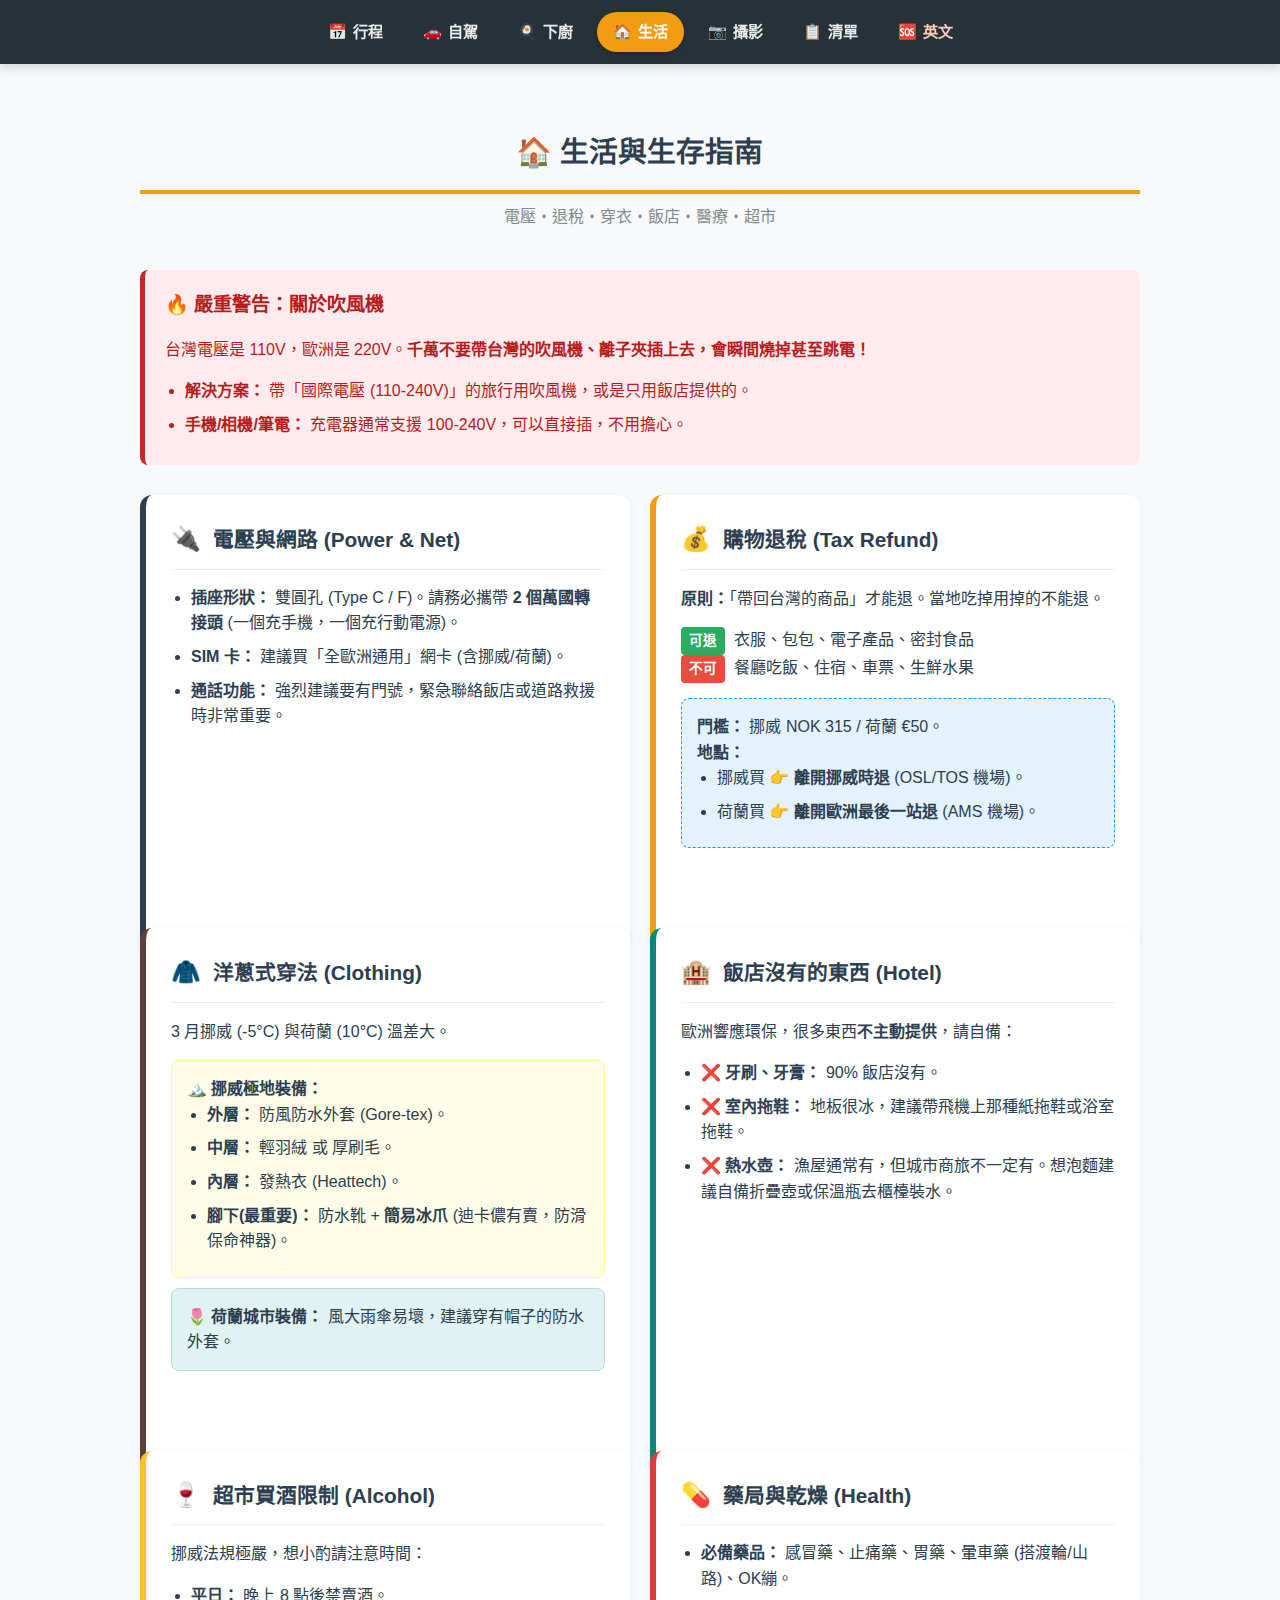
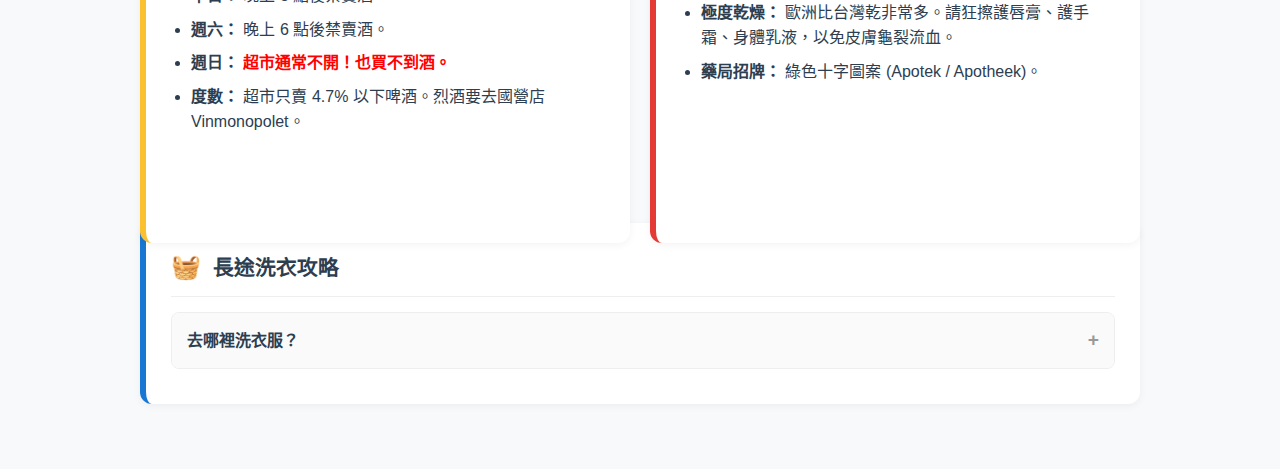
<file: lifestyle.html>
<!DOCTYPE html>
<html lang="zh-TW">
<head>
    <meta charset="UTF-8">
    <meta name="viewport" content="width=device-width, initial-scale=1.0">
    <title>歐洲生活與生存指南</title>
    <link rel="stylesheet" href="style.css">
    <style>
        /* === 樣式設定 === */
        .hero-warning {
            background: #ffebee; border-left: 5px solid #c62828; padding: 20px;
            border-radius: 8px; margin-bottom: 30px; color: #b71c1c;
        }
        .hero-title { font-size: 1.2rem; font-weight: bold; display: flex; align-items: center; margin-bottom: 10px; }
        
        .card { height: 100%; }
        .card-header { font-size: 1.3rem; font-weight: 800; margin-bottom: 15px; display: flex; align-items: center; border-bottom: 1px solid #eee; padding-bottom: 10px; color: var(--primary); }
        .icon { font-size: 1.5rem; margin-right: 12px; }
        
        /* 兩欄佈局 */
        .grid-row { display: grid; gap: 20px; margin-bottom: 30px; }
        .cols-2 { grid-template-columns: repeat(auto-fit, minmax(350px, 1fr)); }

        /* 標籤 */
        .tag { display: inline-block; padding: 3px 8px; border-radius: 4px; font-size: 0.85rem; font-weight: bold; color: white; margin-right: 5px; }
        .tag-yes { background-color: var(--success); }
        .tag-no { background-color: var(--secondary); }
        
        /* 退稅計算盒 */
        .tax-box { background-color: #e3f2fd; padding: 15px; border-radius: 8px; margin-top: 15px; border: 1px dashed #2196f3; }
        
        /* 穿搭盒 */
        .outfit-box { background-color: #fffde7; border: 1px solid #fff59d; padding: 15px; border-radius: 8px; margin-top: 10px; }
        
        /* 列表 */
        ul { padding-left: 20px; margin: 0; }
        li { margin-bottom: 8px; }
        
        details { background-color: #fafafa; margin-bottom: 10px; border-radius: 8px; border: 1px solid #eee; }
        summary { padding: 12px 15px; font-weight: 700; cursor: pointer; list-style: none; display: flex; justify-content: space-between; }
        summary::after { content: '+'; font-size: 1.2rem; color: #999; }
        details[open] summary::after { content: '-'; color: var(--primary); }
        .details-content { padding: 15px; border-top: 1px solid #eee; }
    </style>
</head>
<body>

    <div class="container">
        <h1>🏠 生活與生存指南</h1>
        <div class="subtitle">電壓・退稅・穿衣・飯店・醫療・超市</div>

        <div class="hero-warning">
            <div class="hero-title">🔥 嚴重警告：關於吹風機</div>
            <p>台灣電壓是 110V，歐洲是 220V。<strong>千萬不要帶台灣的吹風機、離子夾插上去，會瞬間燒掉甚至跳電！</strong></p>
            <ul style="margin-top: 10px;">
                <li><strong>解決方案：</strong> 帶「國際電壓 (110-240V)」的旅行用吹風機，或是只用飯店提供的。</li>
                <li><strong>手機/相機/筆電：</strong> 充電器通常支援 100-240V，可以直接插，不用擔心。</li>
            </ul>
        </div>

        <div class="grid-row cols-2">
            <div class="card" style="border-left-color: var(--primary);">
                <div class="card-header"><span class="icon">🔌</span>電壓與網路 (Power & Net)</div>
                <ul>
                    <li><strong>插座形狀：</strong> 雙圓孔 (Type C / F)。請務必攜帶 <strong>2 個萬國轉接頭</strong> (一個充手機，一個充行動電源)。</li>
                    <li><strong>SIM 卡：</strong> 建議買「全歐洲通用」網卡 (含挪威/荷蘭)。</li>
                    <li><strong>通話功能：</strong> 強烈建議要有門號，緊急聯絡飯店或道路救援時非常重要。</li>
                </ul>
            </div>

            <div class="card" style="border-left-color: var(--accent);">
                <div class="card-header"><span class="icon">💰</span>購物退稅 (Tax Refund)</div>
                <p><strong>原則：</strong>「帶回台灣的商品」才能退。當地吃掉用掉的不能退。</p>
                <div style="margin: 10px 0;">
                    <span class="tag tag-yes">可退</span> 衣服、包包、電子產品、密封食品<br>
                    <span class="tag tag-no">不可</span> 餐廳吃飯、住宿、車票、生鮮水果
                </div>
                <div class="tax-box">
                    <strong>門檻：</strong> 挪威 NOK 315 / 荷蘭 €50。<br>
                    <strong>地點：</strong>
                    <ul>
                        <li>挪威買 👉 <strong>離開挪威時退</strong> (OSL/TOS 機場)。</li>
                        <li>荷蘭買 👉 <strong>離開歐洲最後一站退</strong> (AMS 機場)。</li>
                    </ul>
                </div>
            </div>
        </div>

        <div class="grid-row cols-2">
            <div class="card" style="border-left-color: #5d4037;">
                <div class="card-header"><span class="icon">🧥</span>洋蔥式穿法 (Clothing)</div>
                <p>3 月挪威 (-5°C) 與荷蘭 (10°C) 溫差大。</p>
                <div class="outfit-box">
                    <strong>🏔️ 挪威極地裝備：</strong>
                    <ul>
                        <li><strong>外層：</strong> 防風防水外套 (Gore-tex)。</li>
                        <li><strong>中層：</strong> 輕羽絨 或 厚刷毛。</li>
                        <li><strong>內層：</strong> 發熱衣 (Heattech)。</li>
                        <li><strong>腳下(最重要)：</strong> 防水靴 + <strong>簡易冰爪</strong> (迪卡儂有賣，防滑保命神器)。</li>
                    </ul>
                </div>
                <div class="outfit-box" style="background-color: #e0f2f1; border-color: #b2dfdb;">
                    <strong>🌷 荷蘭城市裝備：</strong> 
                    風大雨傘易壞，建議穿有帽子的防水外套。
                </div>
            </div>

            <div class="card" style="border-left-color: #00897b;">
                <div class="card-header"><span class="icon">🏨</span>飯店沒有的東西 (Hotel)</div>
                <p>歐洲響應環保，很多東西<strong>不主動提供</strong>，請自備：</p>
                <ul>
                    <li>❌ <strong>牙刷、牙膏：</strong> 90% 飯店沒有。</li>
                    <li>❌ <strong>室內拖鞋：</strong> 地板很冰，建議帶飛機上那種紙拖鞋或浴室拖鞋。</li>
                    <li>❌ <strong>熱水壺：</strong> 漁屋通常有，但城市商旅不一定有。想泡麵建議自備折疊壺或保溫瓶去櫃檯裝水。</li>
                </ul>
            </div>
        </div>

        <div class="grid-row cols-2">
            <div class="card" style="border-left-color: #fbc02d;">
                <div class="card-header"><span class="icon">🍷</span>超市買酒限制 (Alcohol)</div>
                <p>挪威法規極嚴，想小酌請注意時間：</p>
                <ul>
                    <li><strong>平日：</strong> 晚上 8 點後禁賣酒。</li>
                    <li><strong>週六：</strong> 晚上 6 點後禁賣酒。</li>
                    <li><strong>週日：</strong> <span style="color:red; font-weight:bold;">超市通常不開！也買不到酒。</span></li>
                    <li><strong>度數：</strong> 超市只賣 4.7% 以下啤酒。烈酒要去國營店 Vinmonopolet。</li>
                </ul>
            </div>

            <div class="card" style="border-left-color: #e53935;">
                <div class="card-header"><span class="icon">💊</span>藥局與乾燥 (Health)</div>
                <ul>
                    <li><strong>必備藥品：</strong> 感冒藥、止痛藥、胃藥、暈車藥 (搭渡輪/山路)、OK繃。</li>
                    <li><strong>極度乾燥：</strong> 歐洲比台灣乾非常多。請狂擦護唇膏、護手霜、身體乳液，以免皮膚龜裂流血。</li>
                    <li><strong>藥局招牌：</strong> 綠色十字圖案 (Apotek / Apotheek)。</li>
                </ul>
            </div>
        </div>

        <div class="card" style="border-left-color: #1976d2;">
            <div class="card-header"><span class="icon">🧺</span>長途洗衣攻略</div>
            <details>
                <summary>去哪裡洗衣服？</summary>
                <div class="details-content">
                    <ul>
                        <li><strong>羅浮敦漁屋：</strong> 許多獨棟漁屋內就有洗衣機 (訂房時確認)。</li>
                        <li><strong>自助洗衣店 (Vaskeri)：</strong> 大城市才有，鄉下難找且貴。</li>
                        <li><strong>手洗大法：</strong> 帶一小罐洗衣精。洗完後掛在室內暖氣片 (Heater) 附近，因為空氣乾，一晚就會乾了 (襪子/內衣褲適用)。</li>
                    </ul>
                </div>
            </details>
        </div>

    </div>

    <script src="navbar.js"></script>
</body>
</html>
</file>
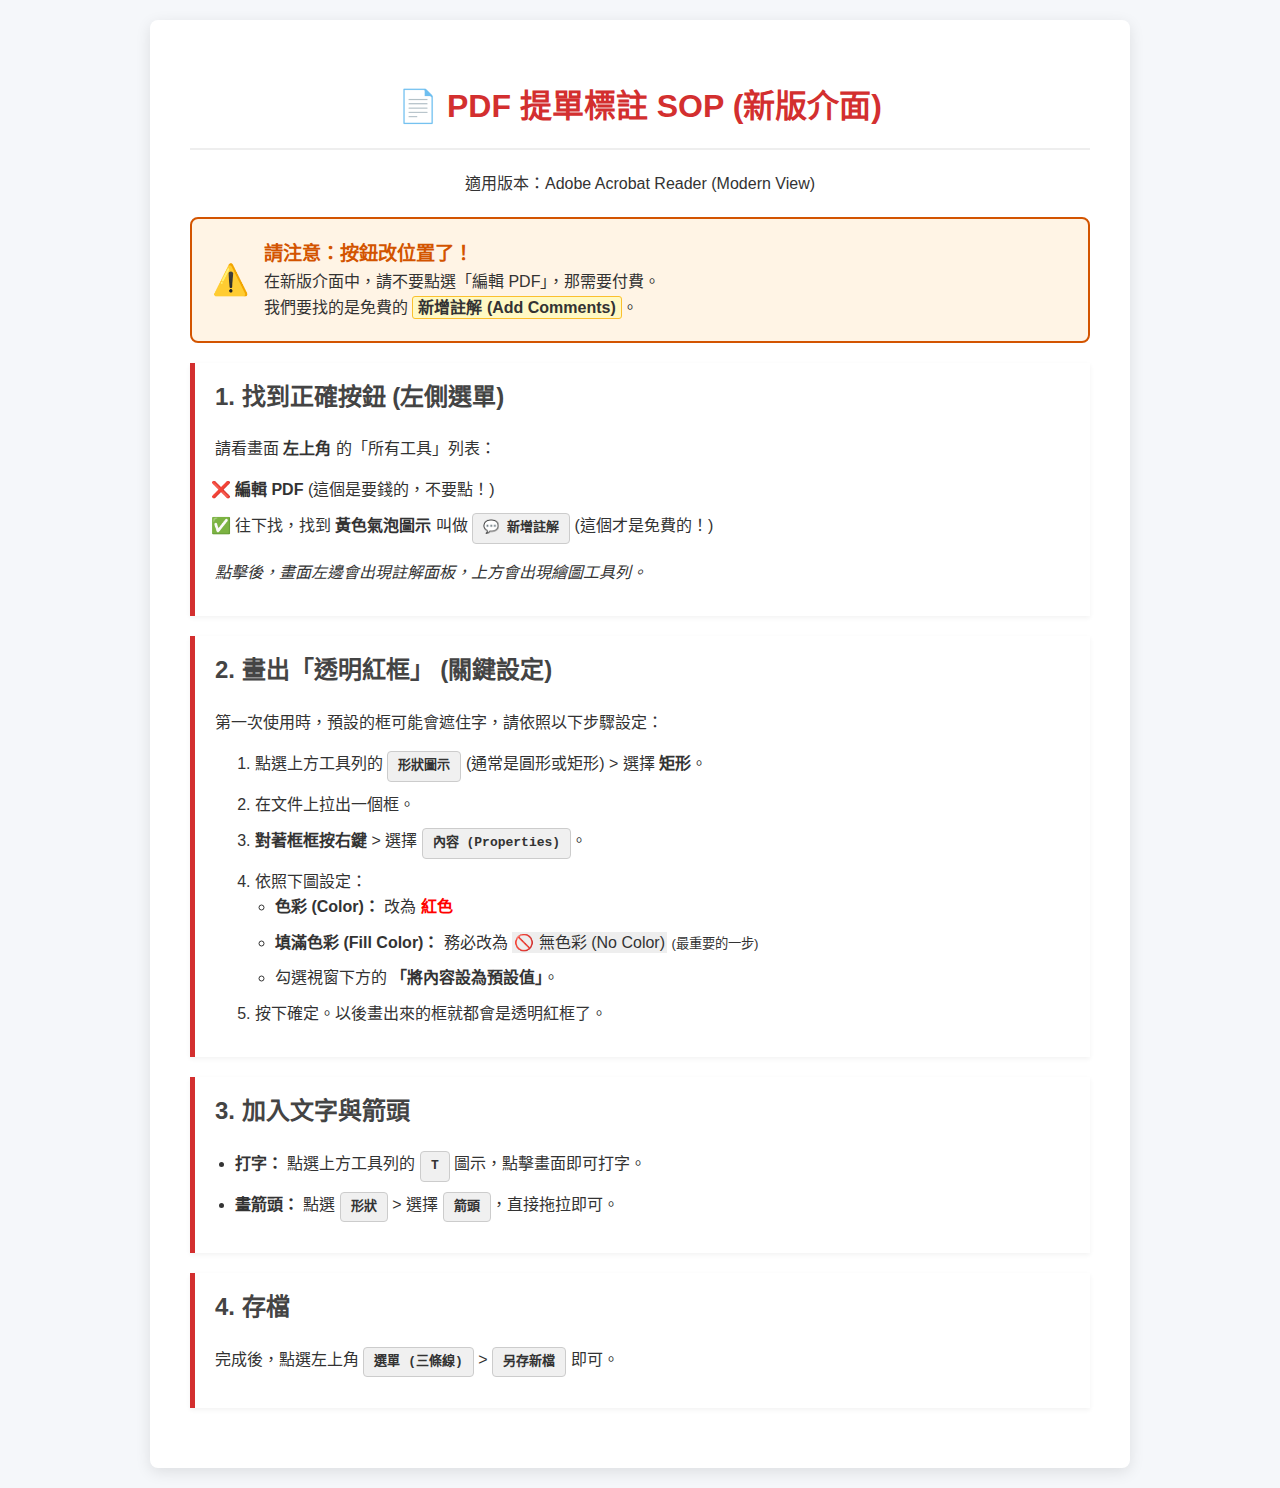
<file: PDF編輯教學.html>
<!DOCTYPE html>
<html lang="zh-TW">
<head>
    <meta charset="UTF-8">
    <meta name="viewport" content="width=device-width, initial-scale=1.0">
    <title>PDF 提單編輯教學 (新版介面專用)</title>
    <style>
        :root {
            --primary-color: #d32f2f;
            --warning-color: #d35400;
            --highlight-yellow: #f1c40f;
            --text-color: #333;
            --bg-color: #f5f7fa;
            --card-bg: #ffffff;
        }

        body {
            font-family: "Microsoft JhengHei", "Segoe UI", Roboto, Helvetica, Arial, sans-serif;
            line-height: 1.6;
            color: var(--text-color);
            background-color: var(--bg-color);
            margin: 0;
            padding: 20px;
        }

        .container {
            max-width: 900px;
            margin: 0 auto;
            background: var(--card-bg);
            padding: 40px;
            border-radius: 8px;
            box-shadow: 0 4px 15px rgba(0,0,0,0.1);
        }

        h1 {
            color: var(--primary-color);
            border-bottom: 2px solid #eee;
            padding-bottom: 15px;
            text-align: center;
        }

        /* 警示區塊 */
        .trap-warning {
            background-color: #fff4e5;
            border: 2px solid var(--warning-color);
            padding: 20px;
            border-radius: 8px;
            margin: 20px 0;
            display: flex;
            align-items: center;
        }

        .trap-icon {
            font-size: 30px;
            margin-right: 15px;
        }

        .step-box {
            border-left: 5px solid var(--primary-color);
            background: #fff;
            padding: 15px 20px;
            margin: 20px 0;
            box-shadow: 0 2px 5px rgba(0,0,0,0.05);
        }

        h2 { margin-top: 0; color: #444; }

        .btn-icon {
            display: inline-block;
            background: #f0f0f0;
            padding: 4px 10px;
            border-radius: 4px;
            border: 1px solid #ccc;
            font-weight: bold;
            font-family: monospace;
            color: #333;
        }

        .yellow-highlight {
            background-color: #fff9c4;
            padding: 2px 5px;
            border-radius: 3px;
            border: 1px solid #fbc02d;
            font-weight: bold;
        }

        ul { padding-left: 20px; }
        li { margin-bottom: 10px; }

        .check-list li::marker {
            content: "✅ ";
        }
        
        .x-list li::marker {
            content: "❌ ";
        }

    </style>
</head>
<body>

<div class="container">
    <h1>📄 PDF 提單標註 SOP (新版介面)</h1>
    <p style="text-align: center;">適用版本：Adobe Acrobat Reader (Modern View)</p>

    <div class="trap-warning">
        <div class="trap-icon">⚠️</div>
        <div>
            <strong style="font-size: 1.2em; color: var(--warning-color);">請注意：按鈕改位置了！</strong><br>
            在新版介面中，請不要點選「編輯 PDF」，那需要付費。<br>
            我們要找的是免費的 <span class="yellow-highlight">新增註解 (Add Comments)</span>。
        </div>
    </div>

    <div class="step-box">
        <h2>1. 找到正確按鈕 (左側選單)</h2>
        <p>請看畫面 <strong>左上角</strong> 的「所有工具」列表：</p>
        <ul style="list-style: none; padding: 0;">
            <ul class="x-list">
                <li><strong>編輯 PDF</strong> (這個是要錢的，不要點！)</li>
            </ul>
            <ul class="check-list">
                <li>往下找，找到 <strong>黃色氣泡圖示</strong> 叫做 <span class="btn-icon">💬 新增註解</span> (這個才是免費的！)</li>
            </ul>
        </ul>
        <p><em>點擊後，畫面左邊會出現註解面板，上方會出現繪圖工具列。</em></p>
    </div>

    <div class="step-box">
        <h2>2. 畫出「透明紅框」 (關鍵設定)</h2>
        <p>第一次使用時，預設的框可能會遮住字，請依照以下步驟設定：</p>
        <ol>
            <li>點選上方工具列的 <span class="btn-icon">形狀圖示</span> (通常是圓形或矩形) > 選擇 <strong>矩形</strong>。</li>
            <li>在文件上拉出一個框。</li>
            <li><strong>對著框框按右鍵</strong> > 選擇 <span class="btn-icon">內容 (Properties)</span>。</li>
            <li>依照下圖設定：
                <ul>
                    <li><strong>色彩 (Color)：</strong> 改為 <span style="color:red; font-weight:bold;">紅色</span></li>
                    <li><strong>填滿色彩 (Fill Color)：</strong> 務必改為 <span style="background:#eee; padding:2px;">🚫 無色彩 (No Color)</span> <small>(最重要的一步)</small></li>
                    <li>勾選視窗下方的 <strong>「將內容設為預設值」</strong>。</li>
                </ul>
            </li>
            <li>按下確定。以後畫出來的框就都會是透明紅框了。</li>
        </ol>
    </div>

    <div class="step-box">
        <h2>3. 加入文字與箭頭</h2>
        <ul>
            <li><strong>打字：</strong> 點選上方工具列的 <span class="btn-icon">T</span> 圖示，點擊畫面即可打字。</li>
            <li><strong>畫箭頭：</strong> 點選 <span class="btn-icon">形狀</span> > 選擇 <span class="btn-icon">箭頭</span>，直接拖拉即可。</li>
        </ul>
    </div>

    <div class="step-box">
        <h2>4. 存檔</h2>
        <p>完成後，點選左上角 <span class="btn-icon">選單 (三條線)</span> > <span class="btn-icon">另存新檔</span> 即可。</p>
    </div>

</div>

</body>
</html>
</file>
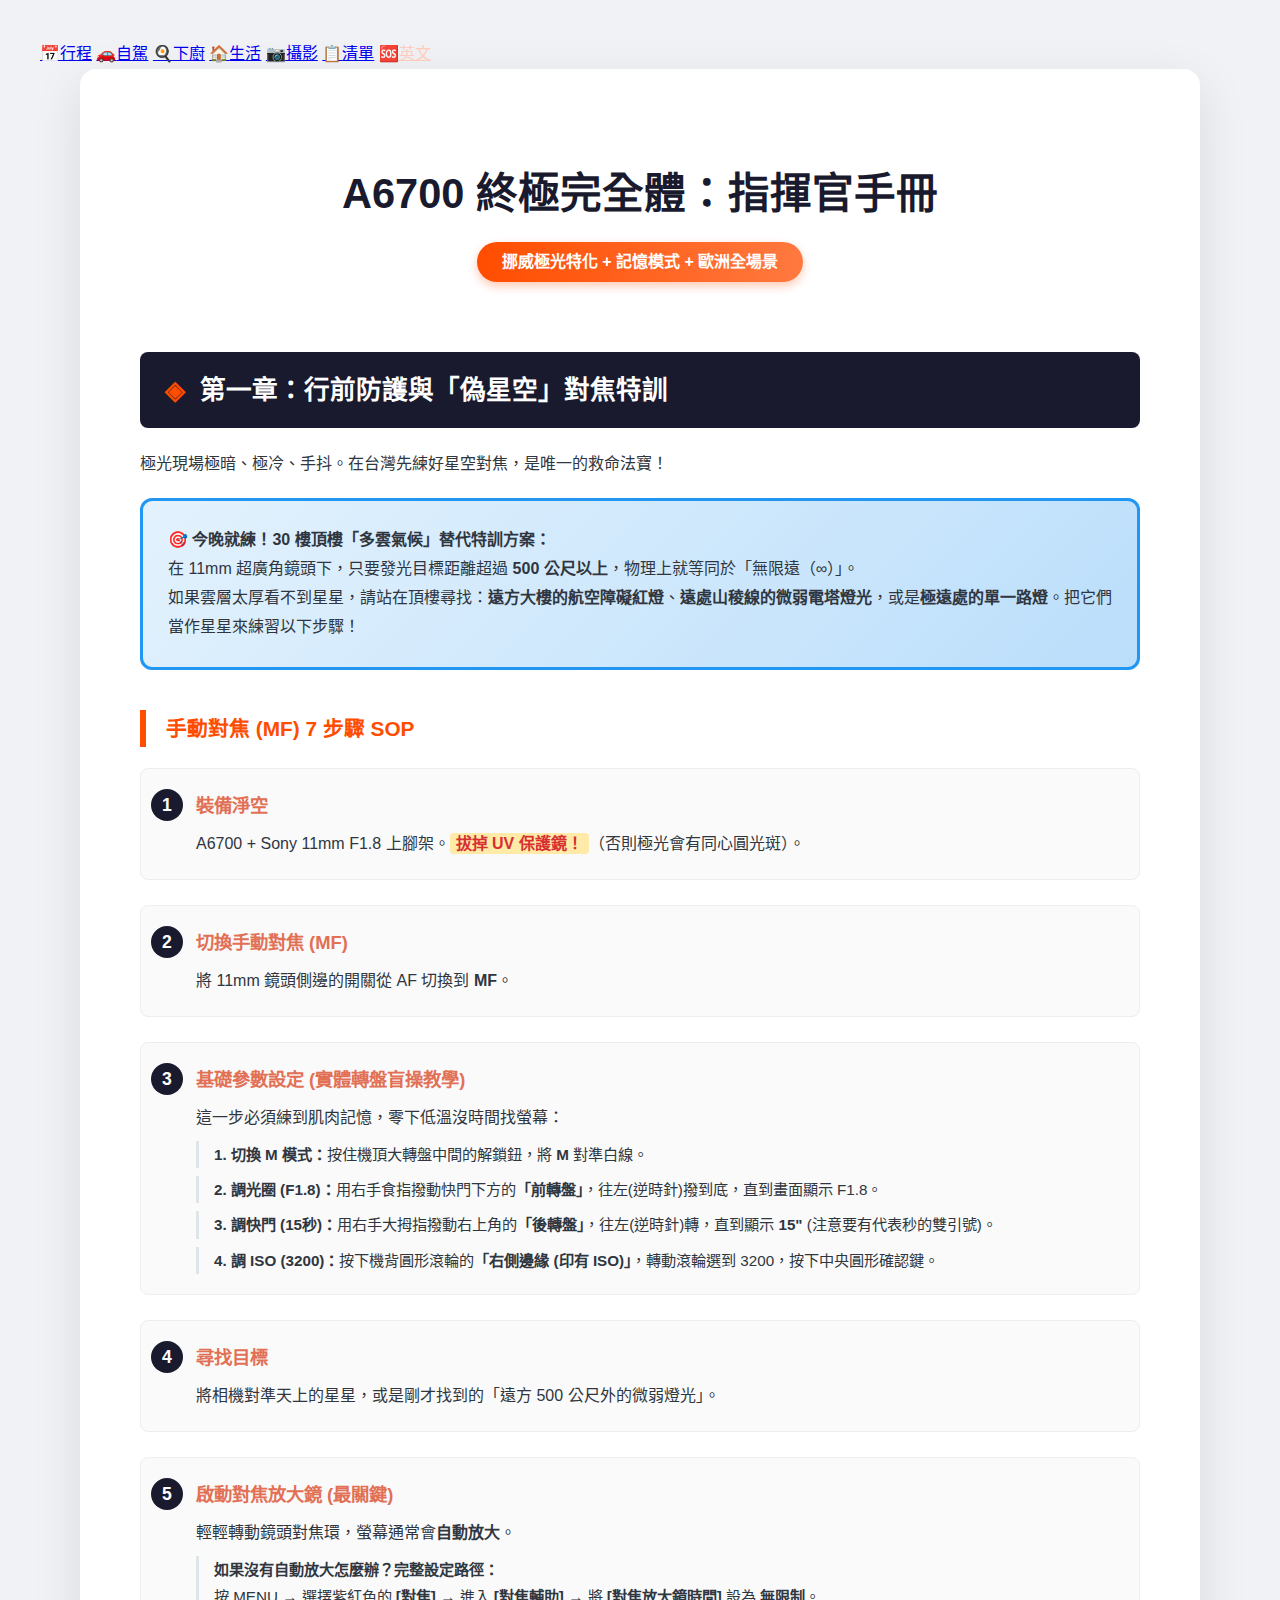
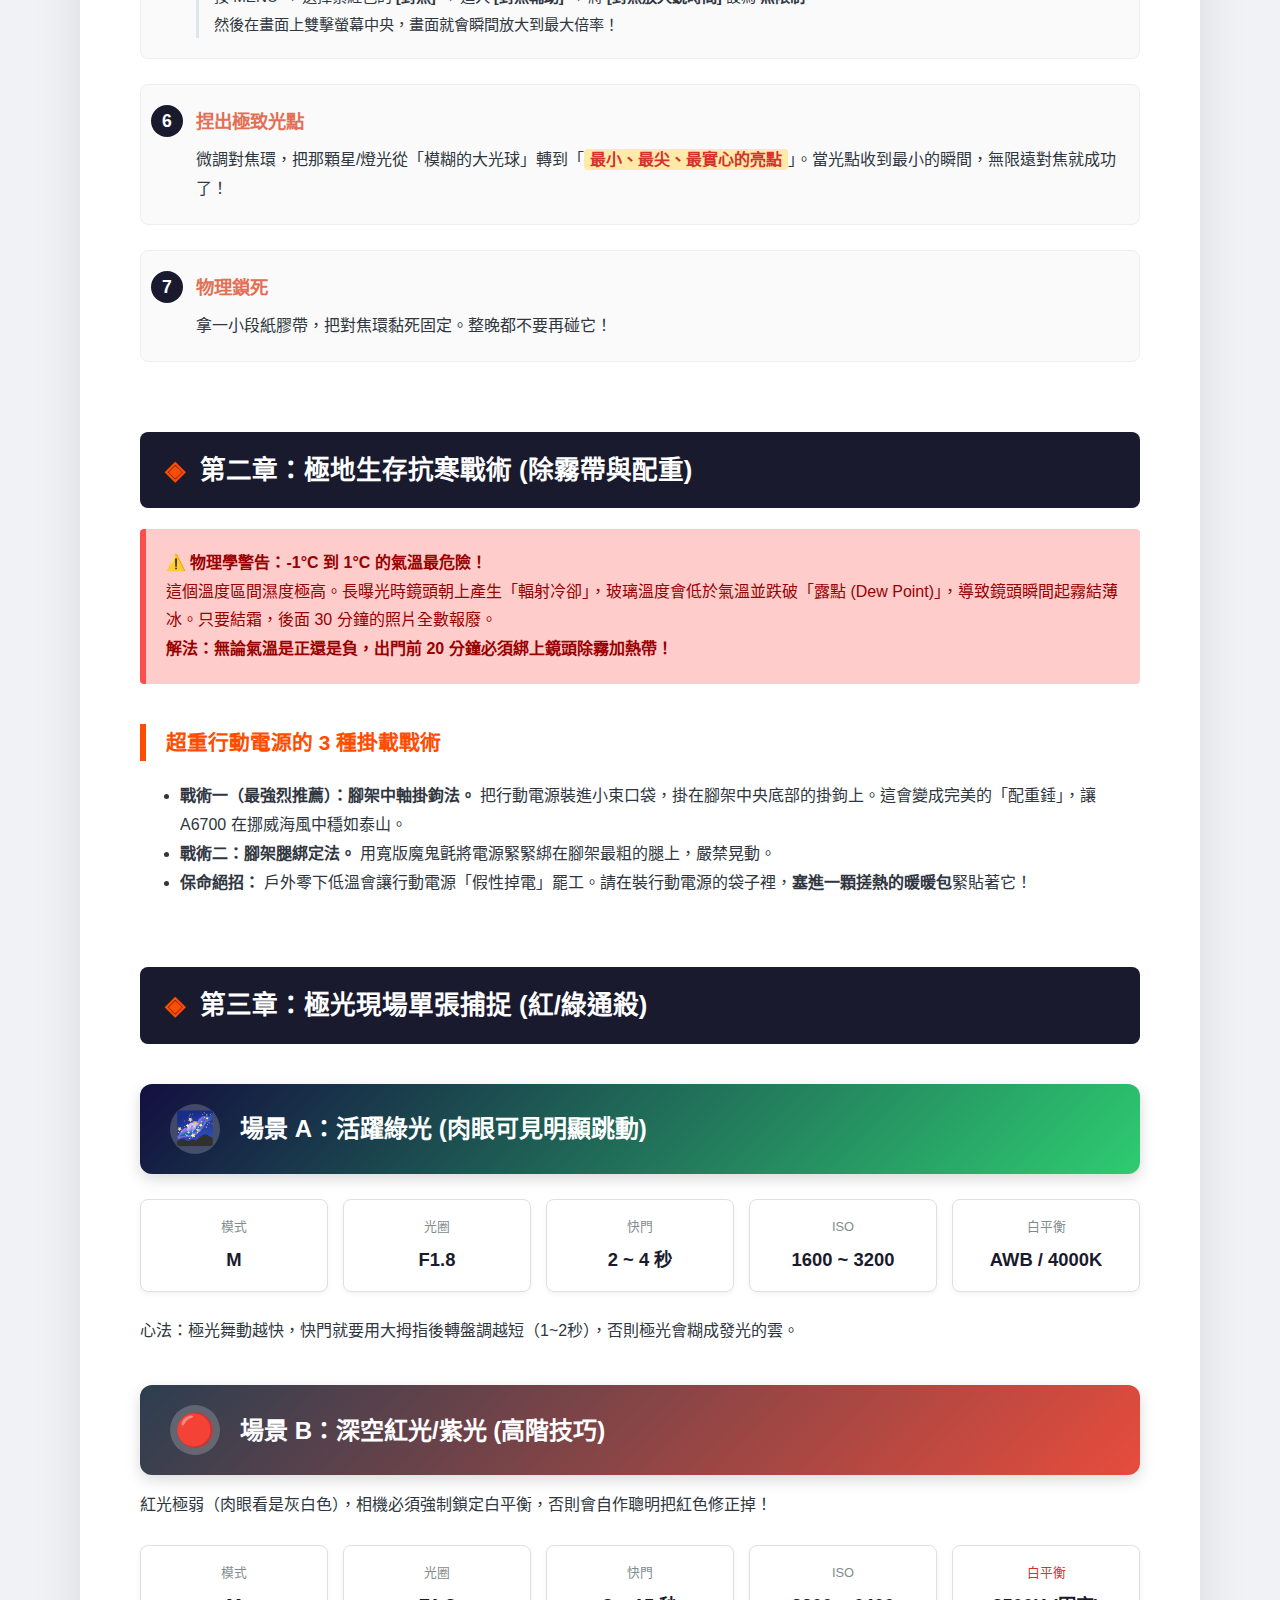
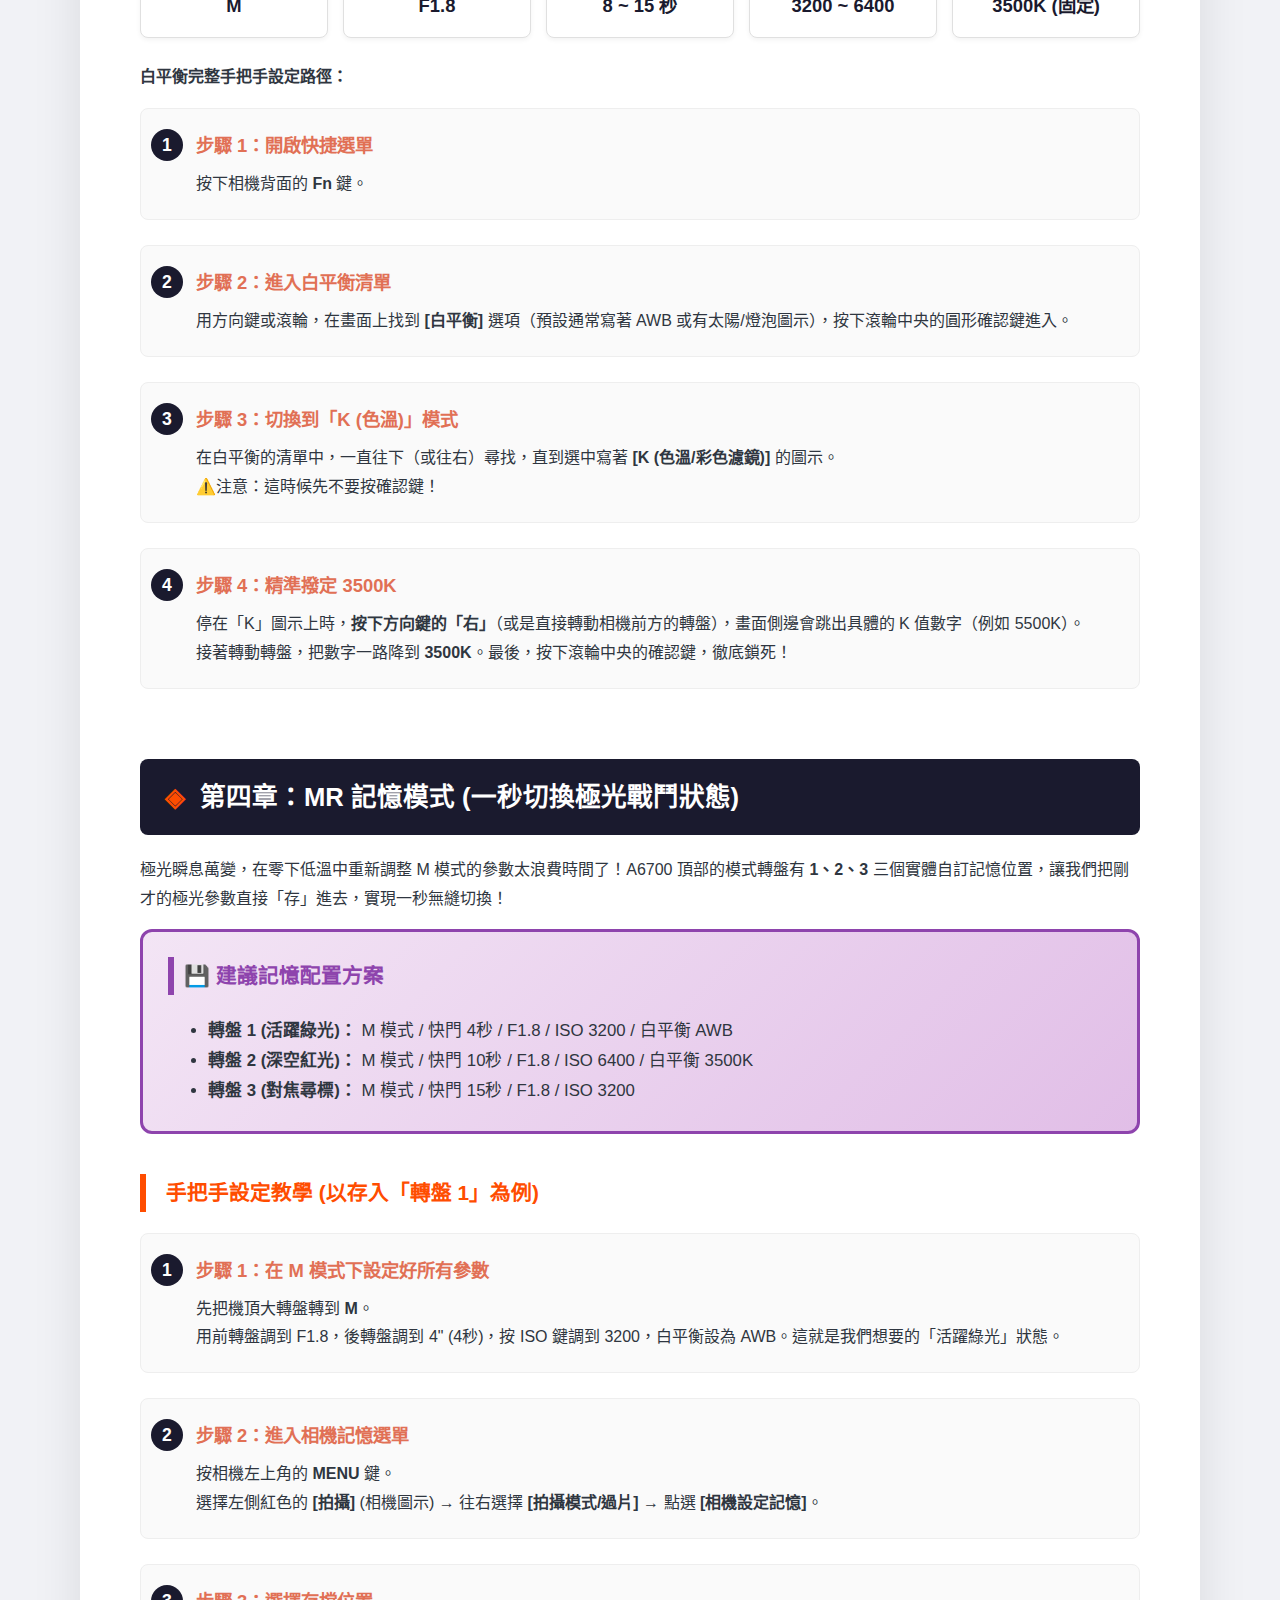
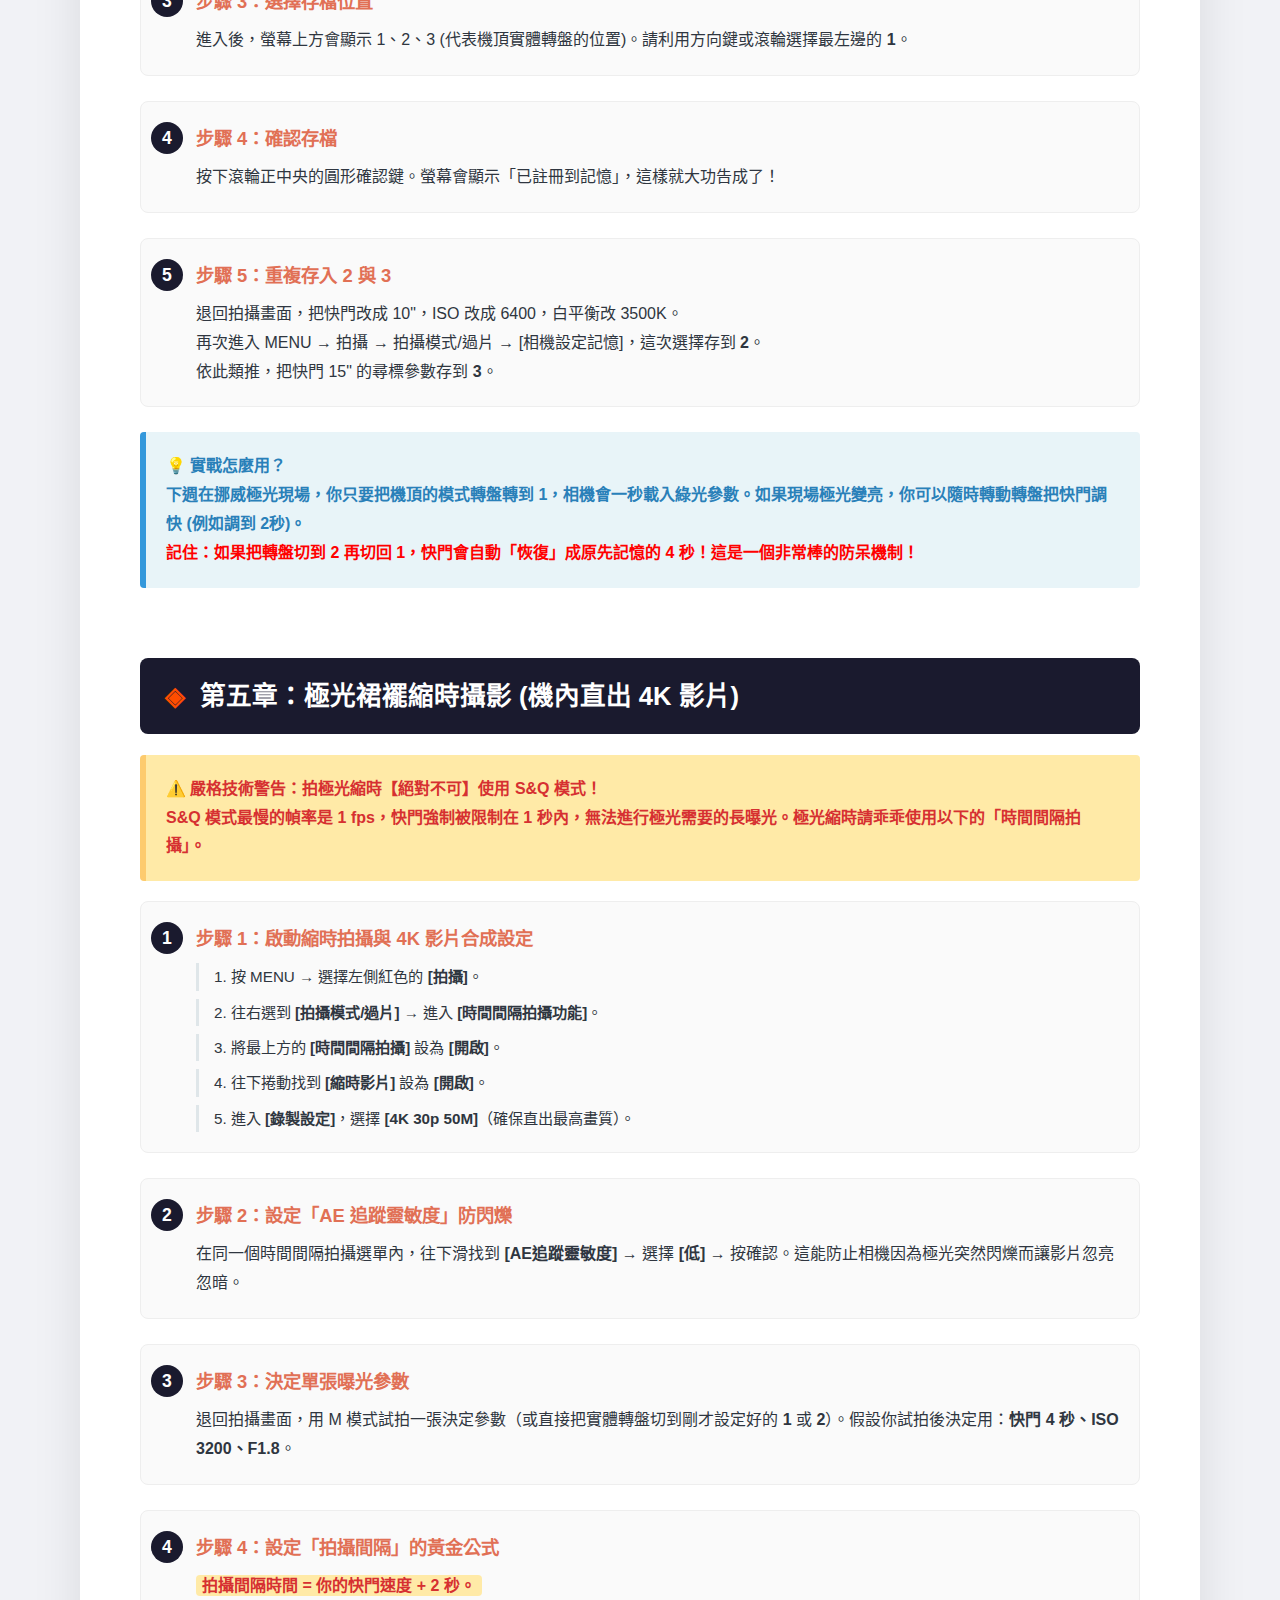
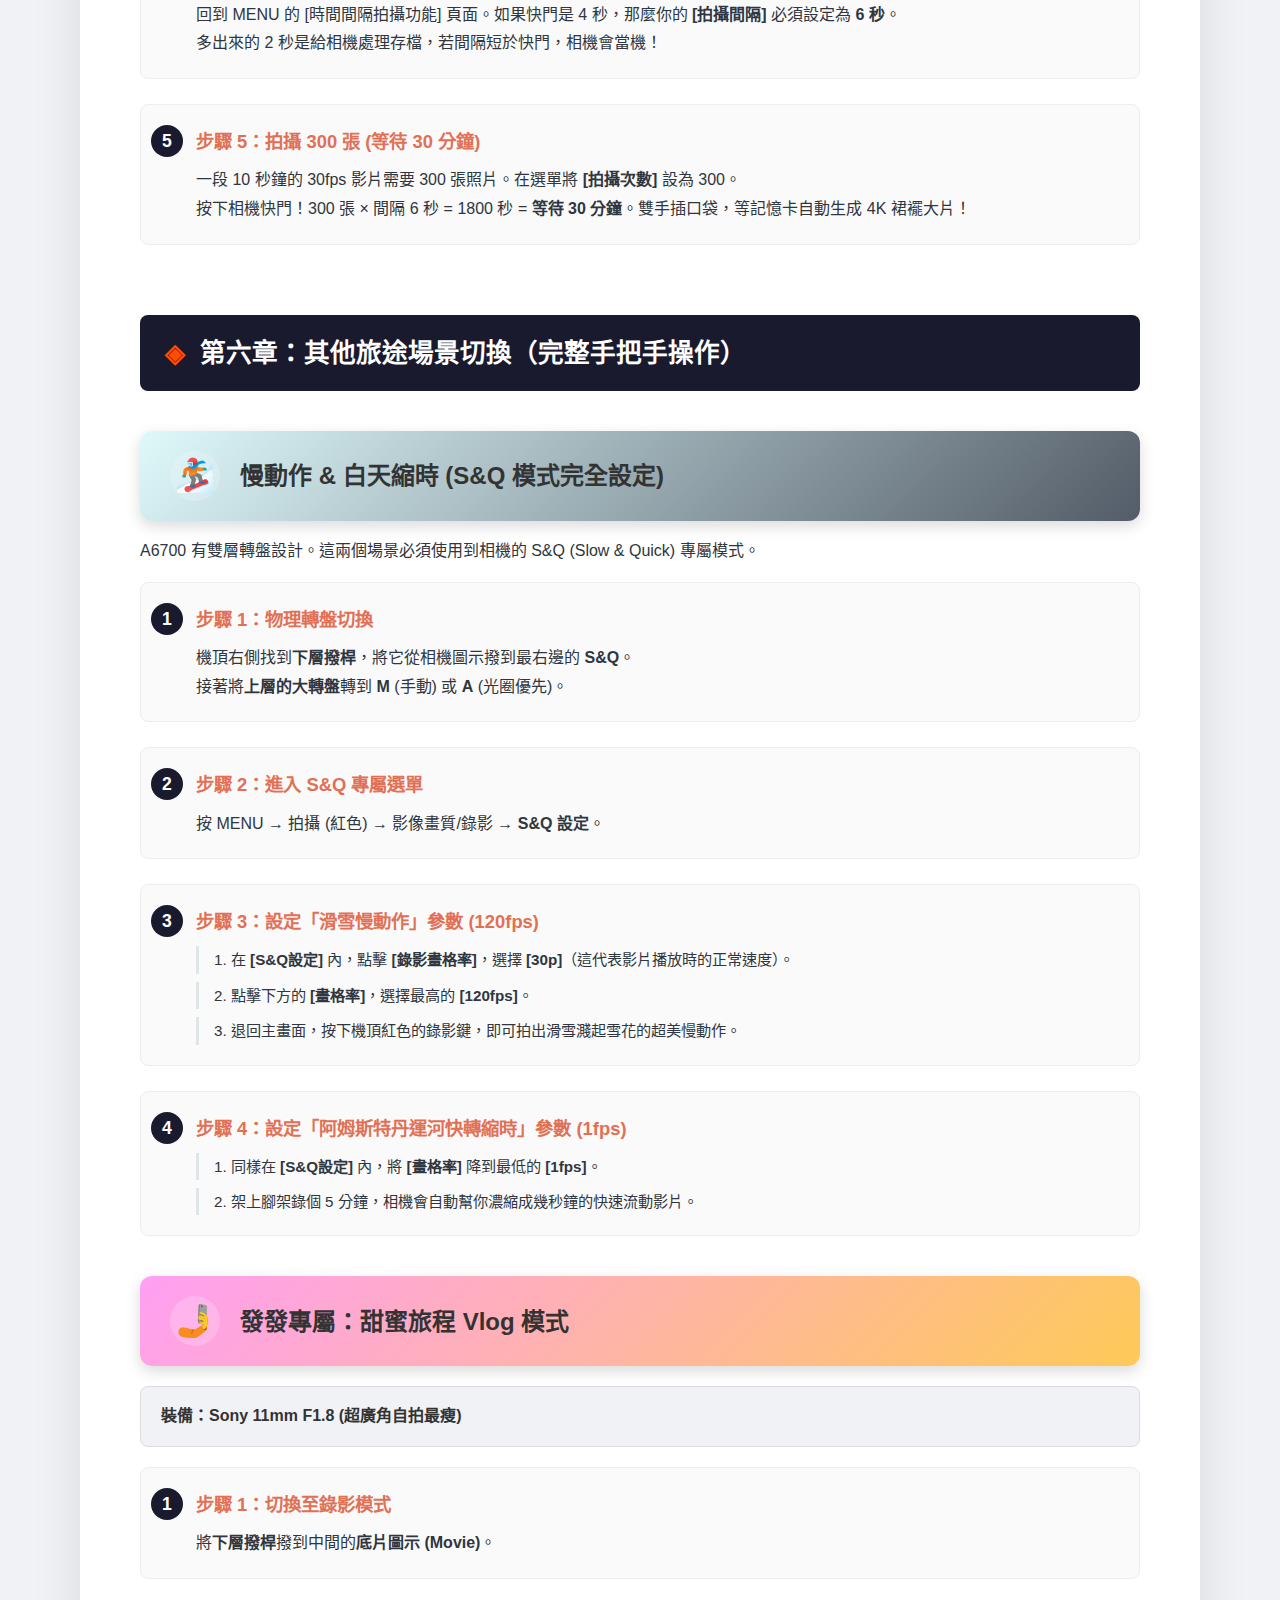
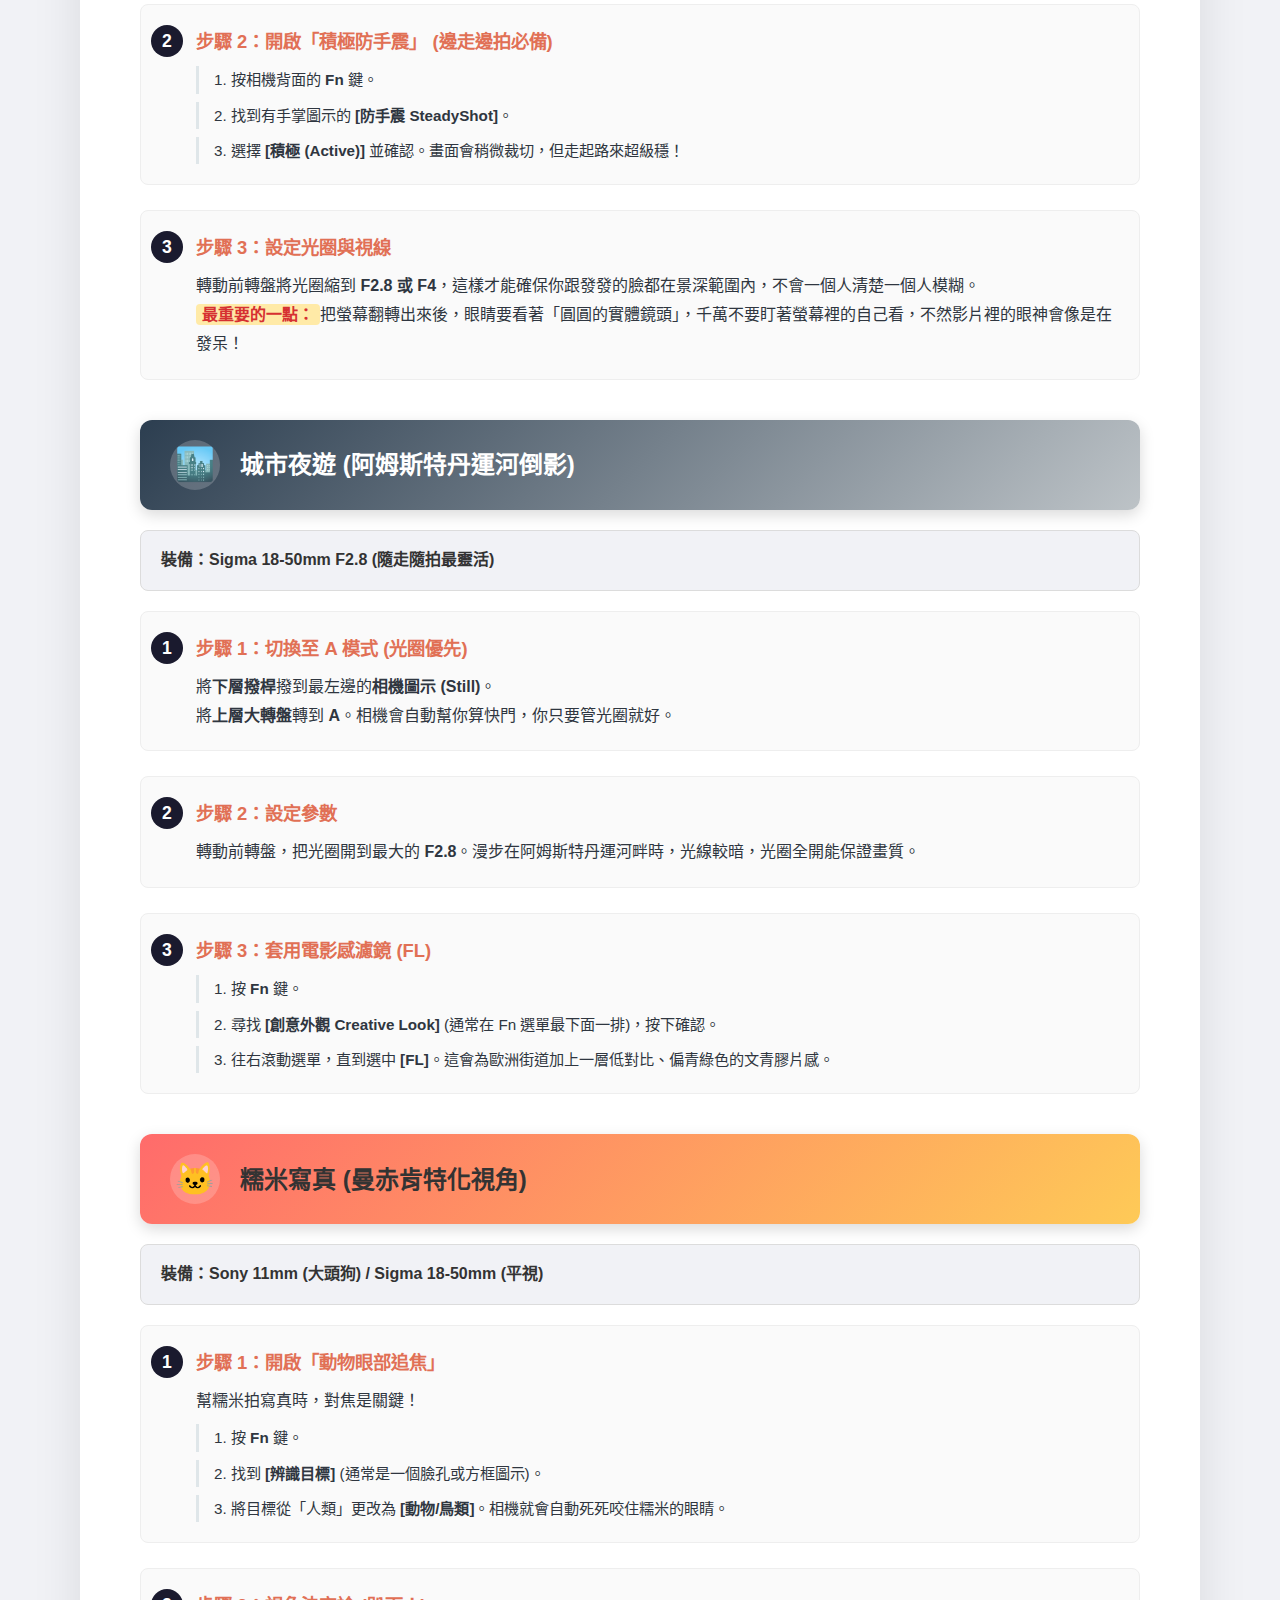
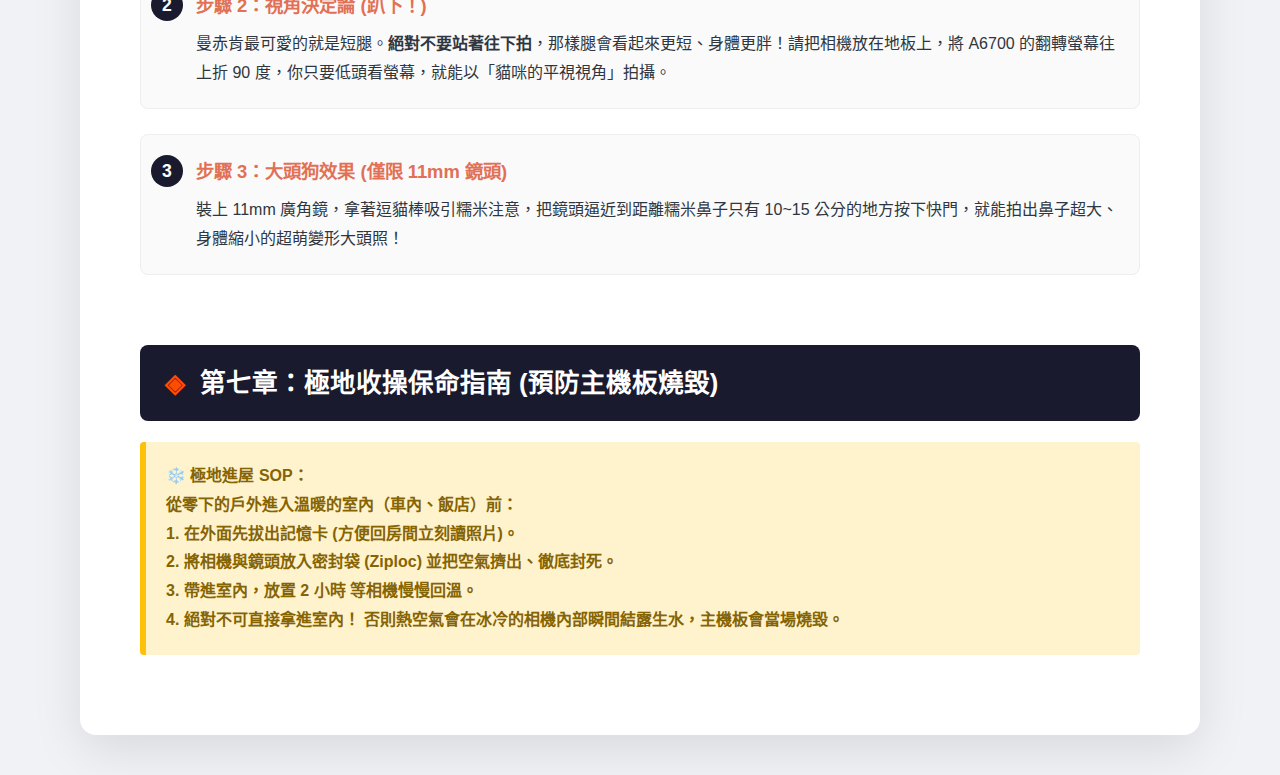
<file: photo.html>
<!DOCTYPE html>
<html lang="zh-TW">
<head>
<meta charset="UTF-8">
<meta name="viewport" content="width=device-width, initial-scale=1.0">
<title>A6700 終極完全體：極光特化與歐洲全場景指揮官手冊</title>
<style>
    :root {
        /* Core Colors */
        --sony-orange: #ff4d00;
        --deep-space: #1a1a2e;
        --text-main: #2f3640;
        --bg-color: #f1f2f6;
        
        /* Tactical Colors */
        --aurora-green: #2ecc71;
        --aurora-red: #e74c3c;
        --snow-blue: #48dbfb;
        --vlog-pink: #ff9ff3;
        --city-night: #34495e;
        --time-purple: #8e44ad;
        
        /* Alert Colors */
        --alert-red-bg: #ffcccc;
        --alert-red-border: #ff4d4d;
        --alert-red-text: #990000;
        --alert-warn-bg: #fff3cd;
        --alert-warn-border: #ffc107;
        --alert-warn-text: #856404;
    }
    
    body {
        font-family: "Microsoft JhengHei", "Heiti TC", "Segoe UI", sans-serif;
        line-height: 1.8;
        color: var(--text-main);
        background-color: var(--bg-color);
        margin: 0;
        padding: 40px;
    }

    .container {
        max-width: 1000px;
        margin: 0 auto;
        background: white;
        padding: 60px;
        border-radius: 16px;
        box-shadow: 0 15px 50px rgba(0,0,0,0.1);
    }

    h1 {
        text-align: center;
        color: var(--deep-space);
        font-size: 2.6rem;
        margin-bottom: 10px;
        font-weight: 900;
    }

    .version-tag {
        display: block;
        text-align: center;
        background: linear-gradient(90deg, var(--sony-orange), #ff793f);
        color: white;
        width: fit-content;
        margin: 0 auto 50px auto;
        padding: 6px 25px;
        border-radius: 25px;
        font-weight: bold;
        box-shadow: 0 4px 10px rgba(255, 77, 0, 0.3);
    }

    h2 {
        background: var(--deep-space);
        color: white;
        padding: 15px 25px;
        border-radius: 8px;
        margin-top: 70px;
        font-size: 1.6rem;
        display: flex;
        align-items: center;
    }
    
    h2::before {
        content: "◈";
        color: var(--sony-orange);
        margin-right: 15px;
    }

    h3 {
        color: var(--sony-orange);
        font-size: 1.3rem;
        margin-top: 40px;
        border-left: 6px solid var(--sony-orange);
        padding-left: 20px;
    }

    .tactic-header {
        color: white;
        padding: 20px 30px;
        border-radius: 12px;
        margin-top: 40px;
        font-size: 1.5rem;
        font-weight: bold;
        display: flex;
        align-items: center;
        box-shadow: 0 5px 15px rgba(0,0,0,0.15);
    }
    
    .tactic-icon {
        font-size: 2rem;
        margin-right: 20px;
        background: rgba(255,255,255,0.2);
        width: 50px;
        height: 50px;
        display: flex;
        align-items: center;
        justify-content: center;
        border-radius: 50%;
    }

    .mission-box, .practice-box {
        padding: 25px;
        border-radius: 12px;
        margin-bottom: 40px;
        border: 3px solid;
    }

    .mission-box {
        background: linear-gradient(135deg, #fff5f5 0%, #ffe3e3 100%);
        border-color: #d63031;
    }

    .practice-box {
        background: linear-gradient(135deg, #e3f2fd, #bbdefb);
        border-color: #2196f3;
        margin-top: 20px;
    }

    .warning-box {
        background: var(--alert-warn-bg);
        border-left: 6px solid var(--alert-warn-border);
        color: var(--alert-warn-text);
        padding: 20px;
        margin: 20px 0;
        border-radius: 4px;
        font-weight: bold;
    }

    .alert-red {
        background: var(--alert-red-bg);
        border-left: 6px solid var(--alert-red-border);
        color: var(--alert-red-text);
        padding: 20px;
        margin: 20px 0;
        border-radius: 4px;
    }

    .gear-card {
        background: #f1f2f6;
        border: 1px solid #dcdcdc;
        padding: 15px 20px;
        border-radius: 8px;
        margin: 20px 0;
        font-weight: bold;
        color: #333;
    }

    .param-grid {
        display: grid;
        grid-template-columns: repeat(auto-fit, minmax(130px, 1fr));
        gap: 15px;
        margin: 25px 0;
    }

    .param-box {
        background: white;
        border: 1px solid #e0e0e0;
        padding: 15px;
        text-align: center;
        border-radius: 8px;
        box-shadow: 0 2px 5px rgba(0,0,0,0.05);
    }

    .param-label {
        font-size: 0.8rem;
        color: #7f8c8d;
        text-transform: uppercase;
        display: block;
        margin-bottom: 5px;
    }

    .param-value {
        font-size: 1.15rem;
        font-weight: 800;
        color: var(--deep-space);
    }

    .step-list {
        counter-reset: step;
        list-style: none;
        padding: 0;
    }

    .step-item {
        position: relative;
        padding-left: 55px;
        margin-bottom: 25px;
        background: #fafafa;
        padding-top: 20px;
        padding-bottom: 20px;
        padding-right: 20px;
        border-radius: 8px;
        border: 1px solid #eee;
    }

    .step-item::before {
        counter-increment: step;
        content: counter(step);
        position: absolute;
        left: 10px;
        top: 20px;
        width: 32px;
        height: 32px;
        background: var(--deep-space);
        color: white;
        text-align: center;
        line-height: 32px;
        border-radius: 50%;
        font-weight: bold;
        font-size: 1.1rem;
    }

    .step-title {
        font-weight: bold;
        font-size: 1.15rem;
        color: #e17055;
        display: block;
        margin-bottom: 8px;
    }
    
    .highlight-text {
        background: #ffeaa7;
        padding: 2px 6px;
        border-radius: 4px;
        color: #d63031;
        font-weight: bold;
    }
    
    .sub-step {
        margin-top: 8px;
        padding-left: 15px;
        border-left: 3px solid #dfe6e9;
        font-size: 0.95rem;
    }

</style>
</head>
<body>

<div class="container">

    <h1>A6700 終極完全體：指揮官手冊</h1>
    <span class="version-tag">挪威極光特化 + 記憶模式 + 歐洲全場景</span>

    <h2>第一章：行前防護與「偽星空」對焦特訓</h2>
    <p>極光現場極暗、極冷、手抖。在台灣先練好星空對焦，是唯一的救命法寶！</p>

    <div class="practice-box">
        <strong>🎯 今晚就練！30 樓頂樓「多雲氣候」替代特訓方案：</strong><br>
        在 11mm 超廣角鏡頭下，只要發光目標距離超過 <strong>500 公尺以上</strong>，物理上就等同於「無限遠（∞）」。<br>
        如果雲層太厚看不到星星，請站在頂樓尋找：<strong>遠方大樓的航空障礙紅燈</strong>、<strong>遠處山稜線的微弱電塔燈光</strong>，或是<strong>極遠處的單一路燈</strong>。把它們當作星星來練習以下步驟！
    </div>

    <h3>手動對焦 (MF) 7 步驟 SOP</h3>
    <ul class="step-list">
        <li class="step-item">
            <span class="step-title">裝備淨空</span>
            A6700 + Sony 11mm F1.8 上腳架。<span class="highlight-text">拔掉 UV 保護鏡！</span>（否則極光會有同心圓光斑）。
        </li>
        <li class="step-item">
            <span class="step-title">切換手動對焦 (MF)</span>
            將 11mm 鏡頭側邊的開關從 AF 切換到 <strong>MF</strong>。
        </li>
        <li class="step-item">
            <span class="step-title">基礎參數設定 (實體轉盤盲操教學)</span>
            這一步必須練到肌肉記憶，零下低溫沒時間找螢幕：<br>
            <div class="sub-step"><strong>1. 切換 M 模式：</strong>按住機頂大轉盤中間的解鎖鈕，將 <strong>M</strong> 對準白線。</div>
            <div class="sub-step"><strong>2. 調光圈 (F1.8)：</strong>用右手食指撥動快門下方的<strong>「前轉盤」</strong>，往左(逆時針)撥到底，直到畫面顯示 F1.8。</div>
            <div class="sub-step"><strong>3. 調快門 (15秒)：</strong>用右手大拇指撥動右上角的<strong>「後轉盤」</strong>，往左(逆時針)轉，直到顯示 <strong>15"</strong> (注意要有代表秒的雙引號)。</div>
            <div class="sub-step"><strong>4. 調 ISO (3200)：</strong>按下機背圓形滾輪的<strong>「右側邊緣 (印有 ISO)」</strong>，轉動滾輪選到 3200，按下中央圓形確認鍵。</div>
        </li>
        <li class="step-item">
            <span class="step-title">尋找目標</span>
            將相機對準天上的星星，或是剛才找到的「遠方 500 公尺外的微弱燈光」。
        </li>
        <li class="step-item">
            <span class="step-title">啟動對焦放大鏡 (最關鍵)</span>
            輕輕轉動鏡頭對焦環，螢幕通常會<strong>自動放大</strong>。<br>
            <div class="sub-step"><strong>如果沒有自動放大怎麼辦？完整設定路徑：</strong><br>
            按 MENU → 選擇紫紅色的 <strong>[對焦]</strong> → 進入 <strong>[對焦輔助]</strong> → 將 <strong>[對焦放大鏡時間]</strong> 設為 <strong>無限制</strong>。<br>
            然後在畫面上雙擊螢幕中央，畫面就會瞬間放大到最大倍率！</div>
        </li>
        <li class="step-item">
            <span class="step-title">捏出極致光點</span>
            微調對焦環，把那顆星/燈光從「模糊的大光球」轉到「<span class="highlight-text">最小、最尖、最實心的亮點</span>」。當光點收到最小的瞬間，無限遠對焦就成功了！
        </li>
        <li class="step-item">
            <span class="step-title">物理鎖死</span>
            拿一小段紙膠帶，把對焦環黏死固定。整晚都不要再碰它！
        </li>
    </ul>

    <h2>第二章：極地生存抗寒戰術 (除霧帶與配重)</h2>

    <div class="alert-red">
        <strong>⚠️ 物理學警告：-1°C 到 1°C 的氣溫最危險！</strong><br>
        這個溫度區間濕度極高。長曝光時鏡頭朝上產生「輻射冷卻」，玻璃溫度會低於氣溫並跌破「露點 (Dew Point)」，導致鏡頭瞬間起霧結薄冰。只要結霜，後面 30 分鐘的照片全數報廢。<br>
        <strong>解法：無論氣溫是正還是負，出門前 20 分鐘必須綁上鏡頭除霧加熱帶！</strong>
    </div>

    <h3>超重行動電源的 3 種掛載戰術</h3>
        <ul>
        <li><strong>戰術一（最強烈推薦）：腳架中軸掛鉤法。</strong> 把行動電源裝進小束口袋，掛在腳架中央底部的掛鉤上。這會變成完美的「配重錘」，讓 A6700 在挪威海風中穩如泰山。</li>
        <li><strong>戰術二：腳架腿綁定法。</strong> 用寬版魔鬼氈將電源緊緊綁在腳架最粗的腿上，嚴禁晃動。</li>
        <li><strong>保命絕招：</strong> 戶外零下低溫會讓行動電源「假性掉電」罷工。請在裝行動電源的袋子裡，<strong>塞進一顆搓熱的暖暖包</strong>緊貼著它！</li>
    </ul>

    <h2>第三章：極光現場單張捕捉 (紅/綠通殺)</h2>

    <div class="tactic-header" style="background: linear-gradient(135deg, #130f40, var(--aurora-green));">
        <div class="tactic-icon">🌌</div>
        場景 A：活躍綠光 (肉眼可見明顯跳動)
    </div>
    <div class="param-grid">
        <div class="param-box"><span class="param-label">模式</span><span class="param-value">M</span></div>
        <div class="param-box"><span class="param-label">光圈</span><span class="param-value">F1.8</span></div>
        <div class="param-box"><span class="param-label">快門</span><span class="param-value">2 ~ 4 秒</span></div>
        <div class="param-box"><span class="param-label">ISO</span><span class="param-value">1600 ~ 3200</span></div>
        <div class="param-box"><span class="param-label">白平衡</span><span class="param-value">AWB / 4000K</span></div>
    </div>
    <p>心法：極光舞動越快，快門就要用大拇指後轉盤調越短（1~2秒），否則極光會糊成發光的雲。</p>

    <div class="tactic-header" style="background: linear-gradient(135deg, #2c3e50, var(--aurora-red));">
        <div class="tactic-icon">🔴</div>
        場景 B：深空紅光/紫光 (高階技巧)
    </div>
    <p>紅光極弱（肉眼看是灰白色），相機必須強制鎖定白平衡，否則會自作聰明把紅色修正掉！</p>
    <div class="param-grid">
        <div class="param-box"><span class="param-label">模式</span><span class="param-value">M</span></div>
        <div class="param-box"><span class="param-label">光圈</span><span class="param-value">F1.8</span></div>
        <div class="param-box"><span class="param-label">快門</span><span class="param-value">8 ~ 15 秒</span></div>
        <div class="param-box"><span class="param-label">ISO</span><span class="param-value">3200 ~ 6400</span></div>
        <div class="param-box"><span class="param-label" style="color:#d63031;">白平衡</span><span class="param-value">3500K (固定)</span></div>
    </div>
    
    <p><strong>白平衡完整手把手設定路徑：</strong></p>
    <ul class="step-list">
        <li class="step-item">
            <span class="step-title">步驟 1：開啟快捷選單</span>
            按下相機背面的 <strong>Fn</strong> 鍵。
        </li>
        <li class="step-item">
            <span class="step-title">步驟 2：進入白平衡清單</span>
            用方向鍵或滾輪，在畫面上找到 <strong>[白平衡]</strong> 選項（預設通常寫著 AWB 或有太陽/燈泡圖示），按下滾輪中央的圓形確認鍵進入。
        </li>
        <li class="step-item">
            <span class="step-title">步驟 3：切換到「K (色溫)」模式</span>
            在白平衡的清單中，一直往下（或往右）尋找，直到選中寫著 <strong>[K (色溫/彩色濾鏡)]</strong> 的圖示。<br>
            ⚠️注意：這時候先不要按確認鍵！
        </li>
        <li class="step-item">
            <span class="step-title">步驟 4：精準撥定 3500K</span>
            停在「K」圖示上時，<strong>按下方向鍵的「右」</strong>（或是直接轉動相機前方的轉盤），畫面側邊會跳出具體的 K 值數字（例如 5500K）。<br>
            接著轉動轉盤，把數字一路降到 <strong>3500K</strong>。最後，按下滾輪中央的確認鍵，徹底鎖死！
        </li>
    </ul>

    <h2>第四章：MR 記憶模式 (一秒切換極光戰鬥狀態)</h2>
    <p>極光瞬息萬變，在零下低溫中重新調整 M 模式的參數太浪費時間了！A6700 頂部的模式轉盤有 <strong>1、2、3</strong> 三個實體自訂記憶位置，讓我們把剛才的極光參數直接「存」進去，實現一秒無縫切換！</p>

    <div class="mission-box" style="border-color: var(--time-purple); background: linear-gradient(135deg, #f3e5f5 0%, #e1bee7 100%);">
        <h3 style="margin-top:0; color: var(--time-purple); border-left-color: var(--time-purple); padding-left: 10px;">💾 建議記憶配置方案</h3>
        <ul style="margin-bottom:0; font-size: 1.05rem;">
            <li><strong>轉盤 1 (活躍綠光)：</strong> M 模式 / 快門 4秒 / F1.8 / ISO 3200 / 白平衡 AWB</li>
            <li><strong>轉盤 2 (深空紅光)：</strong> M 模式 / 快門 10秒 / F1.8 / ISO 6400 / 白平衡 3500K</li>
            <li><strong>轉盤 3 (對焦尋標)：</strong> M 模式 / 快門 15秒 / F1.8 / ISO 3200</li>
        </ul>
    </div>

    <h3>手把手設定教學 (以存入「轉盤 1」為例)</h3>
    <ul class="step-list">
        <li class="step-item">
            <span class="step-title">步驟 1：在 M 模式下設定好所有參數</span>
            先把機頂大轉盤轉到 <strong>M</strong>。<br>
            用前轉盤調到 F1.8，後轉盤調到 4" (4秒)，按 ISO 鍵調到 3200，白平衡設為 AWB。這就是我們想要的「活躍綠光」狀態。
        </li>
        <li class="step-item">
            <span class="step-title">步驟 2：進入相機記憶選單</span>
            按相機左上角的 <strong>MENU</strong> 鍵。<br>
            選擇左側紅色的 <strong>[拍攝]</strong> (相機圖示) → 往右選擇 <strong>[拍攝模式/過片]</strong> → 點選 <strong>[相機設定記憶]</strong>。
        </li>
        <li class="step-item">
            <span class="step-title">步驟 3：選擇存檔位置</span>
            進入後，螢幕上方會顯示 1、2、3 (代表機頂實體轉盤的位置)。請利用方向鍵或滾輪選擇最左邊的 <strong>1</strong>。
        </li>
        <li class="step-item">
            <span class="step-title">步驟 4：確認存檔</span>
            按下滾輪正中央的圓形確認鍵。螢幕會顯示「已註冊到記憶」，這樣就大功告成了！
        </li>
        <li class="step-item">
            <span class="step-title">步驟 5：重複存入 2 與 3</span>
            退回拍攝畫面，把快門改成 10"，ISO 改成 6400，白平衡改 3500K。<br>
            再次進入 MENU → 拍攝 → 拍攝模式/過片 → [相機設定記憶]，這次選擇存到 <strong>2</strong>。<br>
            依此類推，把快門 15" 的尋標參數存到 <strong>3</strong>。
        </li>
    </ul>

    <div class="warning-box" style="background: #e8f4f8; border-color: #3498db; color: #2980b9;">
        <strong>💡 實戰怎麼用？</strong><br>
        下週在挪威極光現場，你只要把機頂的模式轉盤轉到 <strong>1</strong>，相機會一秒載入綠光參數。如果現場極光變亮，你可以隨時轉動轉盤把快門調快 (例如調到 2秒)。<br>
        <span style="color:red; font-weight:bold;">記住：如果把轉盤切到 2 再切回 1，快門會自動「恢復」成原先記憶的 4 秒！這是一個非常棒的防呆機制！</span>
    </div>

    <h2>第五章：極光裙襬縮時攝影 (機內直出 4K 影片)</h2>
    
    <div class="warning-box" style="background: #ffeaa7; border-color: #fdcb6e; color: #d63031;">
        <strong>⚠️ 嚴格技術警告：拍極光縮時【絕對不可】使用 S&Q 模式！</strong><br>
        S&Q 模式最慢的幀率是 1 fps，快門強制被限制在 1 秒內，無法進行極光需要的長曝光。極光縮時請乖乖使用以下的「時間間隔拍攝」。
    </div>

    <ul class="step-list">
        <li class="step-item">
            <span class="step-title">步驟 1：啟動縮時拍攝與 4K 影片合成設定</span>
            <div class="sub-step">1. 按 MENU → 選擇左側紅色的 <strong>[拍攝]</strong>。</div>
            <div class="sub-step">2. 往右選到 <strong>[拍攝模式/過片]</strong> → 進入 <strong>[時間間隔拍攝功能]</strong>。</div>
            <div class="sub-step">3. 將最上方的 <strong>[時間間隔拍攝]</strong> 設為 <strong>[開啟]</strong>。</div>
            <div class="sub-step">4. 往下捲動找到 <strong>[縮時影片]</strong> 設為 <strong>[開啟]</strong>。</div>
            <div class="sub-step">5. 進入 <strong>[錄製設定]</strong>，選擇 <strong>[4K 30p 50M]</strong>（確保直出最高畫質）。</div>
        </li>
        <li class="step-item">
            <span class="step-title">步驟 2：設定「AE 追蹤靈敏度」防閃爍</span>
            在同一個時間間隔拍攝選單內，往下滑找到 <strong>[AE追蹤靈敏度]</strong> → 選擇 <strong>[低]</strong> → 按確認。這能防止相機因為極光突然閃爍而讓影片忽亮忽暗。
        </li>
        <li class="step-item">
            <span class="step-title">步驟 3：決定單張曝光參數</span>
            退回拍攝畫面，用 M 模式試拍一張決定參數（或直接把實體轉盤切到剛才設定好的 <strong>1</strong> 或 <strong>2</strong>）。假設你試拍後決定用：<strong>快門 4 秒、ISO 3200、F1.8</strong>。
        </li>
        <li class="step-item">
            <span class="step-title">步驟 4：設定「拍攝間隔」的黃金公式</span>
            <span class="highlight-text">拍攝間隔時間 = 你的快門速度 + 2 秒。</span><br>
            回到 MENU 的 [時間間隔拍攝功能] 頁面。如果快門是 4 秒，那麼你的 <strong>[拍攝間隔]</strong> 必須設定為 <strong>6 秒</strong>。<br>多出來的 2 秒是給相機處理存檔，若間隔短於快門，相機會當機！
        </li>
        <li class="step-item">
            <span class="step-title">步驟 5：拍攝 300 張 (等待 30 分鐘)</span>
            一段 10 秒鐘的 30fps 影片需要 300 張照片。在選單將 <strong>[拍攝次數]</strong> 設為 300。<br>
            按下相機快門！300 張 × 間隔 6 秒 = 1800 秒 = <strong>等待 30 分鐘</strong>。雙手插口袋，等記憶卡自動生成 4K 裙襬大片！
        </li>
    </ul>

    <h2>第六章：其他旅途場景切換（完整手把手操作）</h2>

    <div class="tactic-header" style="background: linear-gradient(135deg, #dff9fb, #535c68); color:#333;">
        <div class="tactic-icon">🏂</div>
        慢動作 & 白天縮時 (S&Q 模式完全設定)
    </div>
    <p>A6700 有雙層轉盤設計。這兩個場景必須使用到相機的 S&Q (Slow & Quick) 專屬模式。</p>
    
    <ul class="step-list">
        <li class="step-item">
            <span class="step-title">步驟 1：物理轉盤切換</span>
            機頂右側找到<strong>下層撥桿</strong>，將它從相機圖示撥到最右邊的 <strong>S&Q</strong>。<br>
            接著將<strong>上層的大轉盤</strong>轉到 <strong>M</strong> (手動) 或 <strong>A</strong> (光圈優先)。
        </li>
        <li class="step-item">
            <span class="step-title">步驟 2：進入 S&Q 專屬選單</span>
            按 MENU → 拍攝 (紅色) → 影像畫質/錄影 → <strong>S&Q 設定</strong>。
        </li>
        <li class="step-item">
            <span class="step-title">步驟 3：設定「滑雪慢動作」參數 (120fps)</span>
            <div class="sub-step">1. 在 <strong>[S&Q設定]</strong> 內，點擊 <strong>[錄影畫格率]</strong>，選擇 <strong>[30p]</strong>（這代表影片播放時的正常速度）。</div>
            <div class="sub-step">2. 點擊下方的 <strong>[畫格率]</strong>，選擇最高的 <strong>[120fps]</strong>。</div>
            <div class="sub-step">3. 退回主畫面，按下機頂紅色的錄影鍵，即可拍出滑雪濺起雪花的超美慢動作。</div>
        </li>
        <li class="step-item">
            <span class="step-title">步驟 4：設定「阿姆斯特丹運河快轉縮時」參數 (1fps)</span>
            <div class="sub-step">1. 同樣在 <strong>[S&Q設定]</strong> 內，將 <strong>[畫格率]</strong> 降到最低的 <strong>[1fps]</strong>。</div>
            <div class="sub-step">2. 架上腳架錄個 5 分鐘，相機會自動幫你濃縮成幾秒鐘的快速流動影片。</div>
        </li>
    </ul>

    <div class="tactic-header" style="background: linear-gradient(135deg, #ff9ff3, #feca57); color:#333;">
        <div class="tactic-icon">🤳</div>
        發發專屬：甜蜜旅程 Vlog 模式
    </div>
    <div class="gear-card">裝備：Sony 11mm F1.8 (超廣角自拍最瘦)</div>
    
    <ul class="step-list">
        <li class="step-item">
            <span class="step-title">步驟 1：切換至錄影模式</span>
            將<strong>下層撥桿</strong>撥到中間的<strong>底片圖示 (Movie)</strong>。
        </li>
        <li class="step-item">
            <span class="step-title">步驟 2：開啟「積極防手震」 (邊走邊拍必備)</span>
            <div class="sub-step">1. 按相機背面的 <strong>Fn</strong> 鍵。</div>
            <div class="sub-step">2. 找到有手掌圖示的 <strong>[防手震 SteadyShot]</strong>。</div>
            <div class="sub-step">3. 選擇 <strong>[積極 (Active)]</strong> 並確認。畫面會稍微裁切，但走起路來超級穩！</div>
        </li>
        <li class="step-item">
            <span class="step-title">步驟 3：設定光圈與視線</span>
            轉動前轉盤將光圈縮到 <strong>F2.8 或 F4</strong>，這樣才能確保你跟發發的臉都在景深範圍內，不會一個人清楚一個人模糊。<br>
            <span class="highlight-text">最重要的一點：</span>把螢幕翻轉出來後，眼睛要看著「圓圓的實體鏡頭」，千萬不要盯著螢幕裡的自己看，不然影片裡的眼神會像是在發呆！
        </li>
    </ul>

    <div class="tactic-header" style="background: linear-gradient(135deg, #2c3e50, #bdc3c7);">
        <div class="tactic-icon">🏙️</div>
        城市夜遊 (阿姆斯特丹運河倒影)
    </div>
    <div class="gear-card">裝備：Sigma 18-50mm F2.8 (隨走隨拍最靈活)</div>
    
    <ul class="step-list">
        <li class="step-item">
            <span class="step-title">步驟 1：切換至 A 模式 (光圈優先)</span>
            將<strong>下層撥桿</strong>撥到最左邊的<strong>相機圖示 (Still)</strong>。<br>
            將<strong>上層大轉盤</strong>轉到 <strong>A</strong>。相機會自動幫你算快門，你只要管光圈就好。
        </li>
        <li class="step-item">
            <span class="step-title">步驟 2：設定參數</span>
            轉動前轉盤，把光圈開到最大的 <strong>F2.8</strong>。漫步在阿姆斯特丹運河畔時，光線較暗，光圈全開能保證畫質。
        </li>
        <li class="step-item">
            <span class="step-title">步驟 3：套用電影感濾鏡 (FL)</span>
            <div class="sub-step">1. 按 <strong>Fn</strong> 鍵。</div>
            <div class="sub-step">2. 尋找 <strong>[創意外觀 Creative Look]</strong> (通常在 Fn 選單最下面一排)，按下確認。</div>
            <div class="sub-step">3. 往右滾動選單，直到選中 <strong>[FL]</strong>。這會為歐洲街道加上一層低對比、偏青綠色的文青膠片感。</div>
        </li>
    </ul>

    <div class="tactic-header" style="background: linear-gradient(135deg, #ff6b6b, #feca57); color:#333;">
        <div class="tactic-icon">🐱</div>
        糯米寫真 (曼赤肯特化視角)
    </div>
    <div class="gear-card">裝備：Sony 11mm (大頭狗) / Sigma 18-50mm (平視)</div>
    
    <ul class="step-list">
        <li class="step-item">
            <span class="step-title">步驟 1：開啟「動物眼部追焦」</span>
            幫糯米拍寫真時，對焦是關鍵！<br>
            <div class="sub-step">1. 按 <strong>Fn</strong> 鍵。</div>
            <div class="sub-step">2. 找到 <strong>[辨識目標]</strong> (通常是一個臉孔或方框圖示)。</div>
            <div class="sub-step">3. 將目標從「人類」更改為 <strong>[動物/鳥類]</strong>。相機就會自動死死咬住糯米的眼睛。</div>
        </li>
        <li class="step-item">
            <span class="step-title">步驟 2：視角決定論 (趴下！)</span>
            曼赤肯最可愛的就是短腿。<strong>絕對不要站著往下拍</strong>，那樣腿會看起來更短、身體更胖！請把相機放在地板上，將 A6700 的翻轉螢幕往上折 90 度，你只要低頭看螢幕，就能以「貓咪的平視視角」拍攝。
        </li>
        <li class="step-item">
            <span class="step-title">步驟 3：大頭狗效果 (僅限 11mm 鏡頭)</span>
            裝上 11mm 廣角鏡，拿著逗貓棒吸引糯米注意，把鏡頭逼近到距離糯米鼻子只有 10~15 公分的地方按下快門，就能拍出鼻子超大、身體縮小的超萌變形大頭照！
        </li>
    </ul>

    <h2>第七章：極地收操保命指南 (預防主機板燒毀)</h2>
    <div class="warning-box">
        <strong>❄️ 極地進屋 SOP：</strong><br>
        從零下的戶外進入溫暖的室內（車內、飯店）前：<br>
        1. 在外面先拔出記憶卡 (方便回房間立刻讀照片)。<br>
        2. 將相機與鏡頭放入<strong>密封袋 (Ziploc)</strong> 並把空氣擠出、徹底封死。<br>
        3. 帶進室內，放置 <strong>2 小時</strong> 等相機慢慢回溫。<br>
        4. <strong>絕對不可直接拿進室內！</strong> 否則熱空氣會在冰冷的相機內部瞬間結露生水，主機板會當場燒毀。
    </div>

</div>
<script src="navbar.js"></script>
</body>
</html>
</file>
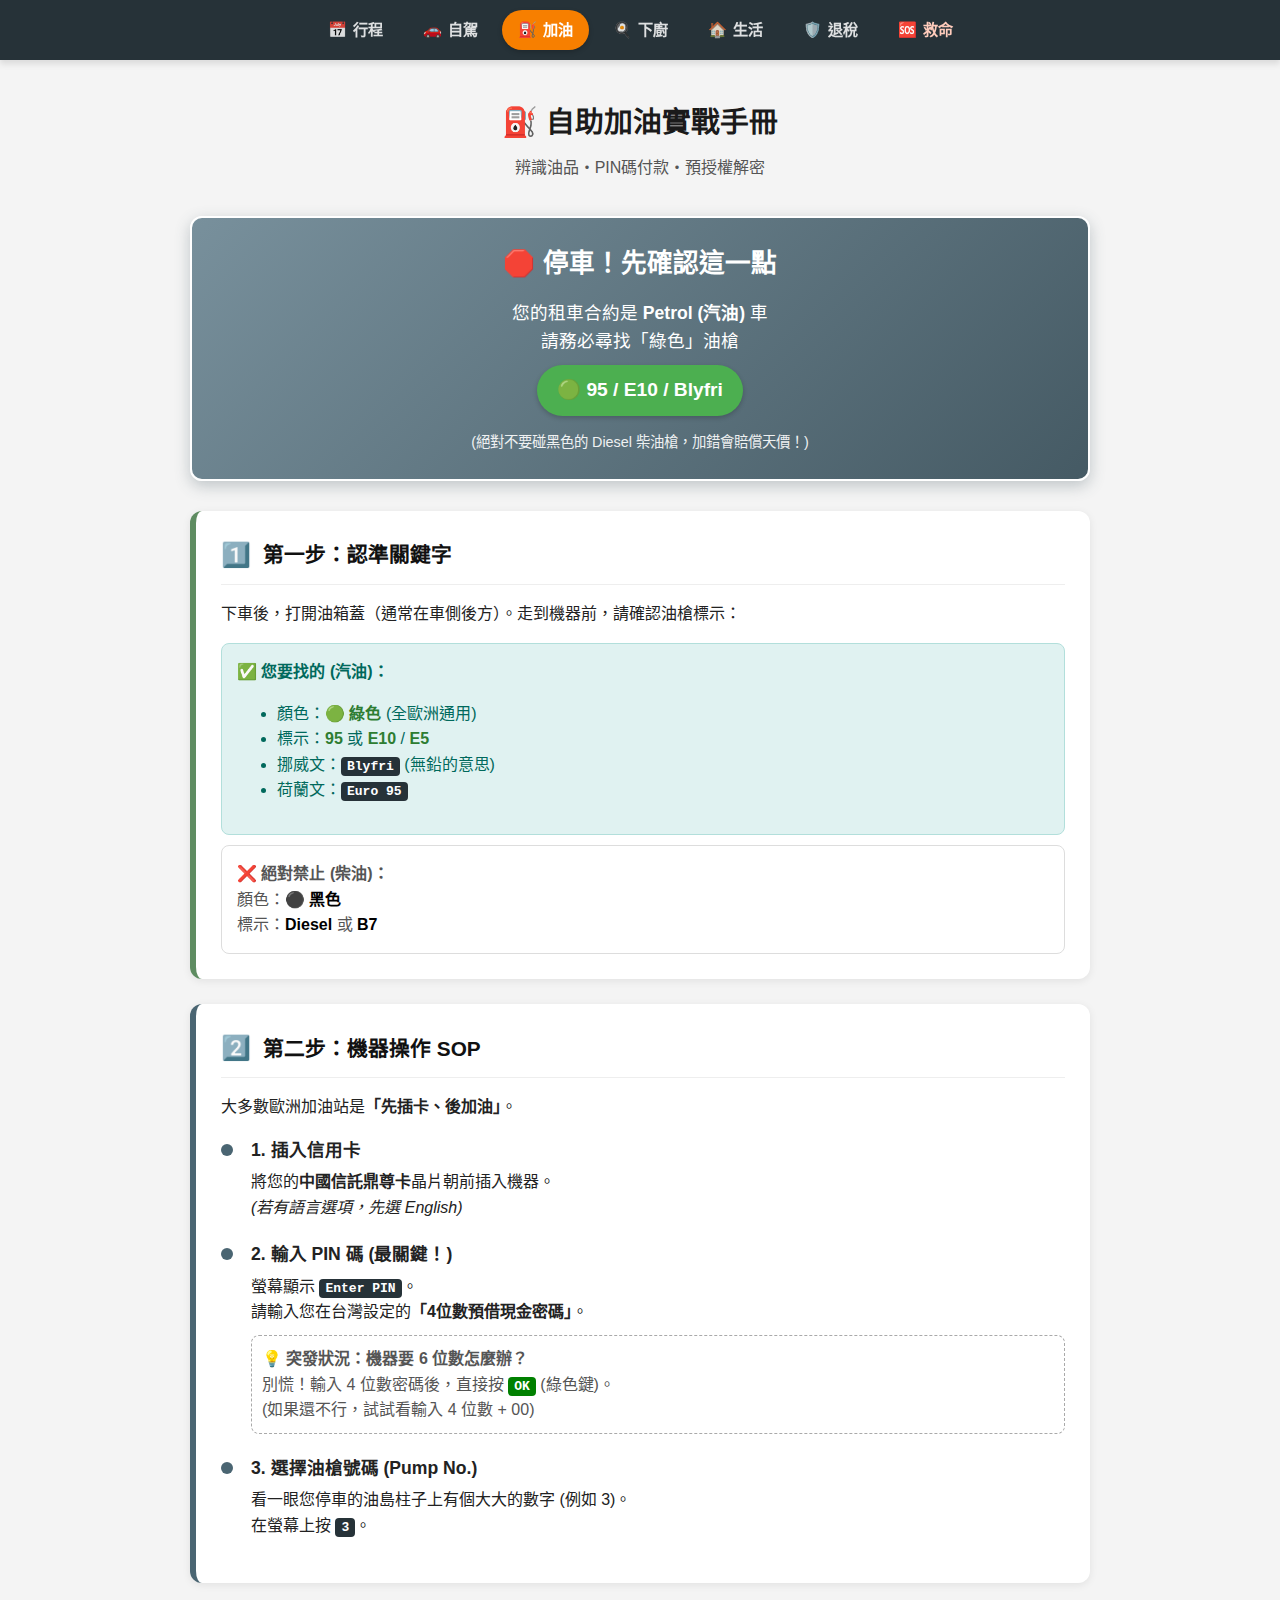
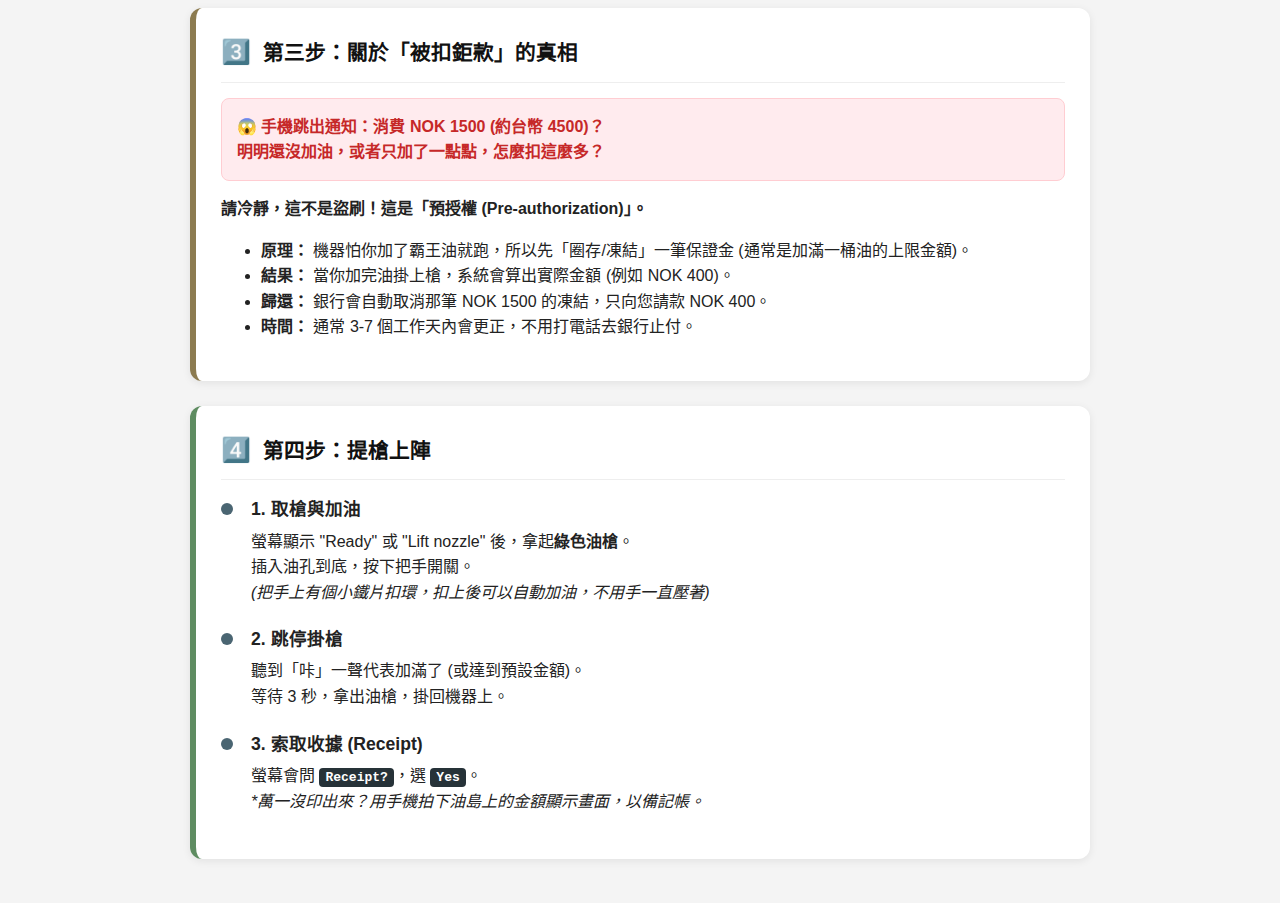
<file: refuel.html>
<!DOCTYPE html>
<html lang="zh-TW">
<head>
    <meta charset="UTF-8">
    <meta name="viewport" content="width=device-width, initial-scale=1.0">
    <title>歐洲自助加油實戰手冊 (保母級)</title>
    <style>
        :root {
            --danger: #8a4b4b; --warning: #8c7b50; --safe: #5e8c61; --info: #4a6572; --hero-bg: #455a64;
            --bg: #f4f4f4; --card-bg: #ffffff; --text: #222222; --text-light: #555555;
        }
        body {
            font-family: -apple-system, BlinkMacSystemFont, "Microsoft JhengHei", "Helvetica Neue", sans-serif;
            background-color: var(--bg); color: var(--text); margin: 0; padding: 20px 15px; padding-top: 80px; line-height: 1.6;
        }
        /* 導航樣式 */
        .navbar { background-color: #263238; padding: 10px 0; position: fixed; top: 0; left: 0; width: 100%; z-index: 9999; box-shadow: 0 4px 6px rgba(0,0,0,0.1); overflow-x: auto; white-space: nowrap; -webkit-overflow-scrolling: touch; transition: transform 0.3s ease-in-out; }
        .navbar.nav-hidden { transform: translateY(-100%); }
        .nav-container { max-width: 1000px; margin: 0 auto; display: flex; justify-content: flex-start; padding: 0 15px; }
        @media (min-width: 768px) { .nav-container { justify-content: center; } }
        .nav-item { color: rgba(255, 255, 255, 0.85); text-decoration: none; font-weight: bold; font-size: 0.95rem; padding: 8px 16px; margin: 0 4px; border-radius: 20px; transition: all 0.2s; display: inline-flex; align-items: center; }
        .nav-item:hover { background-color: rgba(255, 255, 255, 0.15); color: #fff; }
        .nav-item.active { background-color: #f77f00; color: #fff; box-shadow: 0 2px 5px rgba(0,0,0,0.2); }
        .nav-icon { margin-right: 6px; }
        .navbar::-webkit-scrollbar { display: none; }

        .container { max-width: 900px; margin: 0 auto; }
        h1 { text-align: center; color: #1a1a1a; font-size: 1.8rem; margin-bottom: 10px; font-weight: 800; }
        .subtitle { text-align: center; color: var(--text-light); margin-bottom: 35px; font-size: 1rem; }
        .hero-card { background: linear-gradient(135deg, #78909c, var(--hero-bg)); color: #ffffff; padding: 25px; border-radius: 12px; text-align: center; margin-bottom: 30px; box-shadow: 0 5px 15px rgba(69, 90, 100, 0.3); border: 2px solid #fff; }
        .hero-title { font-size: 1.6rem; font-weight: bold; margin-bottom: 15px; }
        .fuel-badge { display: inline-block; background-color: #4caf50; color: white; padding: 10px 20px; border-radius: 50px; font-size: 1.2rem; font-weight: bold; margin-top: 10px; box-shadow: 0 2px 5px rgba(0,0,0,0.2); }
        .card { background: var(--card-bg); border-radius: 12px; padding: 25px; margin-bottom: 25px; box-shadow: 0 2px 8px rgba(0,0,0,0.08); border-left: 6px solid #ccc; }
        .card-step { border-left-color: var(--info); }
        .card-danger { border-left-color: var(--danger); }
        .card-money { border-left-color: var(--warning); }
        .card-safe { border-left-color: var(--safe); }
        .card-header { font-size: 1.3rem; font-weight: 800; margin-bottom: 15px; display: flex; align-items: center; color: #111; border-bottom: 1px solid #eee; padding-bottom: 10px; }
        .icon { font-size: 1.5rem; margin-right: 12px; }
        .step-box { position: relative; padding-left: 30px; margin-bottom: 20px; }
        .step-box::before { content: ""; position: absolute; left: 0; top: 8px; width: 12px; height: 12px; background-color: var(--info); border-radius: 50%; }
        .step-title { font-weight: 800; display: block; margin-bottom: 5px; font-size: 1.1rem; }
        .highlight-box { background-color: #e0f2f1; border: 1px solid #b2dfdb; color: #00695c; padding: 15px; border-radius: 8px; margin-top: 10px; }
        .alert-box { background-color: #ffebee; border: 1px solid #ffcdd2; color: #c62828; padding: 15px; border-radius: 8px; margin-top: 10px; font-weight: bold; }
        .keyword { background-color: #263238; color: #fff; padding: 2px 6px; border-radius: 4px; font-family: monospace; font-weight: bold; }
        .green-text { color: #2e7d32; font-weight: 900; }
    </style>
</head>
<body>

    <nav class="navbar" id="mainNav">
        <div class="nav-container">
            <a href="index.html" class="nav-item"><span class="nav-icon">📅</span>行程</a>
            <a href="driving.html" class="nav-item"><span class="nav-icon">🚗</span>自駕</a>
            <a href="refuel.html" class="nav-item"><span class="nav-icon">⛽</span>加油</a>
            <a href="cooking.html" class="nav-item"><span class="nav-icon">🍳</span>下廚</a>
            <a href="lifestyle.html" class="nav-item"><span class="nav-icon">🏠</span>生活</a>
            <a href="survival.html" class="nav-item"><span class="nav-icon">🛡️</span>退稅</a>
            <a href="communication.html" class="nav-item" style="color: #ffccbc;"><span class="nav-icon">🆘</span>救命</a>
        </div>
    </nav>

    <div class="container">
        <h1>⛽ 自助加油實戰手冊</h1>
        <div class="subtitle">辨識油品・PIN碼付款・預授權解密</div>

        <div class="hero-card">
            <div class="hero-title">🛑 停車！先確認這一點</div>
            <div style="font-size: 1.1rem;">
                您的租車合約是 <strong>Petrol (汽油)</strong> 車<br>
                請務必尋找「綠色」油槍
            </div>
            <div class="fuel-badge">🟢 95 / E10 / Blyfri</div>
            <div style="margin-top: 15px; font-size: 0.9rem; opacity: 0.9;">
                (絕對不要碰黑色的 Diesel 柴油槍，加錯會賠償天價！)
            </div>
        </div>

        <div class="card card-safe">
            <div class="card-header"><span class="icon" style="color: var(--safe);">1️⃣</span>第一步：認準關鍵字</div>
            <p>下車後，打開油箱蓋（通常在車側後方）。走到機器前，請確認油槍標示：</p>
            
            <div class="highlight-box">
                <strong>✅ 您要找的 (汽油)：</strong>
                <ul>
                    <li>顏色：<span class="green-text">🟢 綠色</span> (全歐洲通用)</li>
                    <li>標示：<span class="green-text">95</span> 或 <span class="green-text">E10</span> / <span class="green-text">E5</span></li>
                    <li>挪威文：<span class="keyword">Blyfri</span> (無鉛的意思)</li>
                    <li>荷蘭文：<span class="keyword">Euro 95</span></li>
                </ul>
            </div>

            <div class="alert-box" style="background-color: #fff; color: #555; font-weight: normal; border-color: #ddd;">
                <strong>❌ 絕對禁止 (柴油)：</strong><br>
                顏色：<span style="color:black; font-weight:bold;">⚫ 黑色</span><br>
                標示：<span style="color:black; font-weight:bold;">Diesel</span> 或 <span style="color:black; font-weight:bold;">B7</span>
            </div>
        </div>

        <div class="card card-step">
            <div class="card-header"><span class="icon" style="color: var(--info);">2️⃣</span>第二步：機器操作 SOP</div>
            <p>大多數歐洲加油站是<strong>「先插卡、後加油」</strong>。</p>

            <div class="step-box">
                <span class="step-title">1. 插入信用卡</span>
                將您的<strong>中國信託鼎尊卡</strong>晶片朝前插入機器。<br>
                <em>(若有語言選項，先選 English)</em>
            </div>

            <div class="step-box">
                <span class="step-title">2. 輸入 PIN 碼 (最關鍵！)</span>
                螢幕顯示 <span class="keyword">Enter PIN</span>。<br>
                請輸入您在台灣設定的<strong>「4位數預借現金密碼」</strong>。<br>
                <div class="highlight-box" style="background-color: #fff; border: 1px dashed #aaa; color: #555; padding: 10px;">
                    <strong>💡 突發狀況：機器要 6 位數怎麼辦？</strong><br>
                    別慌！輸入 4 位數密碼後，直接按 <span class="keyword" style="background: green;">OK</span> (綠色鍵)。<br>
                    (如果還不行，試試看輸入 4 位數 + 00)
                </div>
            </div>

            <div class="step-box">
                <span class="step-title">3. 選擇油槍號碼 (Pump No.)</span>
                看一眼您停車的油島柱子上有個大大的數字 (例如 3)。<br>
                在螢幕上按 <span class="keyword">3</span>。
            </div>
        </div>

        <div class="card card-money">
            <div class="card-header"><span class="icon" style="color: var(--warning);">3️⃣</span>第三步：關於「被扣鉅款」的真相</div>
            
            <div class="alert-box">
                <strong>😱 手機跳出通知：消費 NOK 1500 (約台幣 4500)？</strong><br>
                明明還沒加油，或者只加了一點點，怎麼扣這麼多？
            </div>

            <p style="margin-top: 15px;"><strong>請冷靜，這不是盜刷！這是「預授權 (Pre-authorization)」。</strong></p>
            <ul>
                <li><strong>原理：</strong> 機器怕你加了霸王油就跑，所以先「圈存/凍結」一筆保證金 (通常是加滿一桶油的上限金額)。</li>
                <li><strong>結果：</strong> 當你加完油掛上槍，系統會算出實際金額 (例如 NOK 400)。</li>
                <li><strong>歸還：</strong> 銀行會自動取消那筆 NOK 1500 的凍結，只向您請款 NOK 400。</li>
                <li><strong>時間：</strong> 通常 3-7 個工作天內會更正，不用打電話去銀行止付。</li>
            </ul>
        </div>

        <div class="card card-safe">
            <div class="card-header"><span class="icon" style="color: var(--safe);">4️⃣</span>第四步：提槍上陣</div>
            
            <div class="step-box">
                <span class="step-title">1. 取槍與加油</span>
                螢幕顯示 "Ready" 或 "Lift nozzle" 後，拿起<strong>綠色油槍</strong>。<br>
                插入油孔到底，按下把手開關。
                <br><em>(把手上有個小鐵片扣環，扣上後可以自動加油，不用手一直壓著)</em>
            </div>

            <div class="step-box">
                <span class="step-title">2. 跳停掛槍</span>
                聽到「咔」一聲代表加滿了 (或達到預設金額)。<br>
                等待 3 秒，拿出油槍，掛回機器上。
            </div>

            <div class="step-box">
                <span class="step-title">3. 索取收據 (Receipt)</span>
                螢幕會問 <span class="keyword">Receipt?</span>，選 <span class="keyword">Yes</span>。<br>
                <em>*萬一沒印出來？用手機拍下油島上的金額顯示畫面，以備記帳。</em>
            </div>
        </div>

    </div>

    <script>
        const currentPage = window.location.pathname.split("/").pop() || "index.html";
        const navLinks = document.querySelectorAll('.nav-item');
        navLinks.forEach(link => {
            const linkHref = link.getAttribute('href');
            if (currentPage.includes(linkHref)) { link.classList.add('active'); } 
            else { link.classList.remove('active'); }
        });
        let lastScrollY = window.scrollY;
        const navbar = document.getElementById('mainNav');
        window.addEventListener('scroll', () => {
            if (window.scrollY > lastScrollY && window.scrollY > 50) { navbar.classList.add('nav-hidden'); } 
            else { navbar.classList.remove('nav-hidden'); }
            lastScrollY = window.scrollY;
        });
    </script>

</body>
</html>
</file>
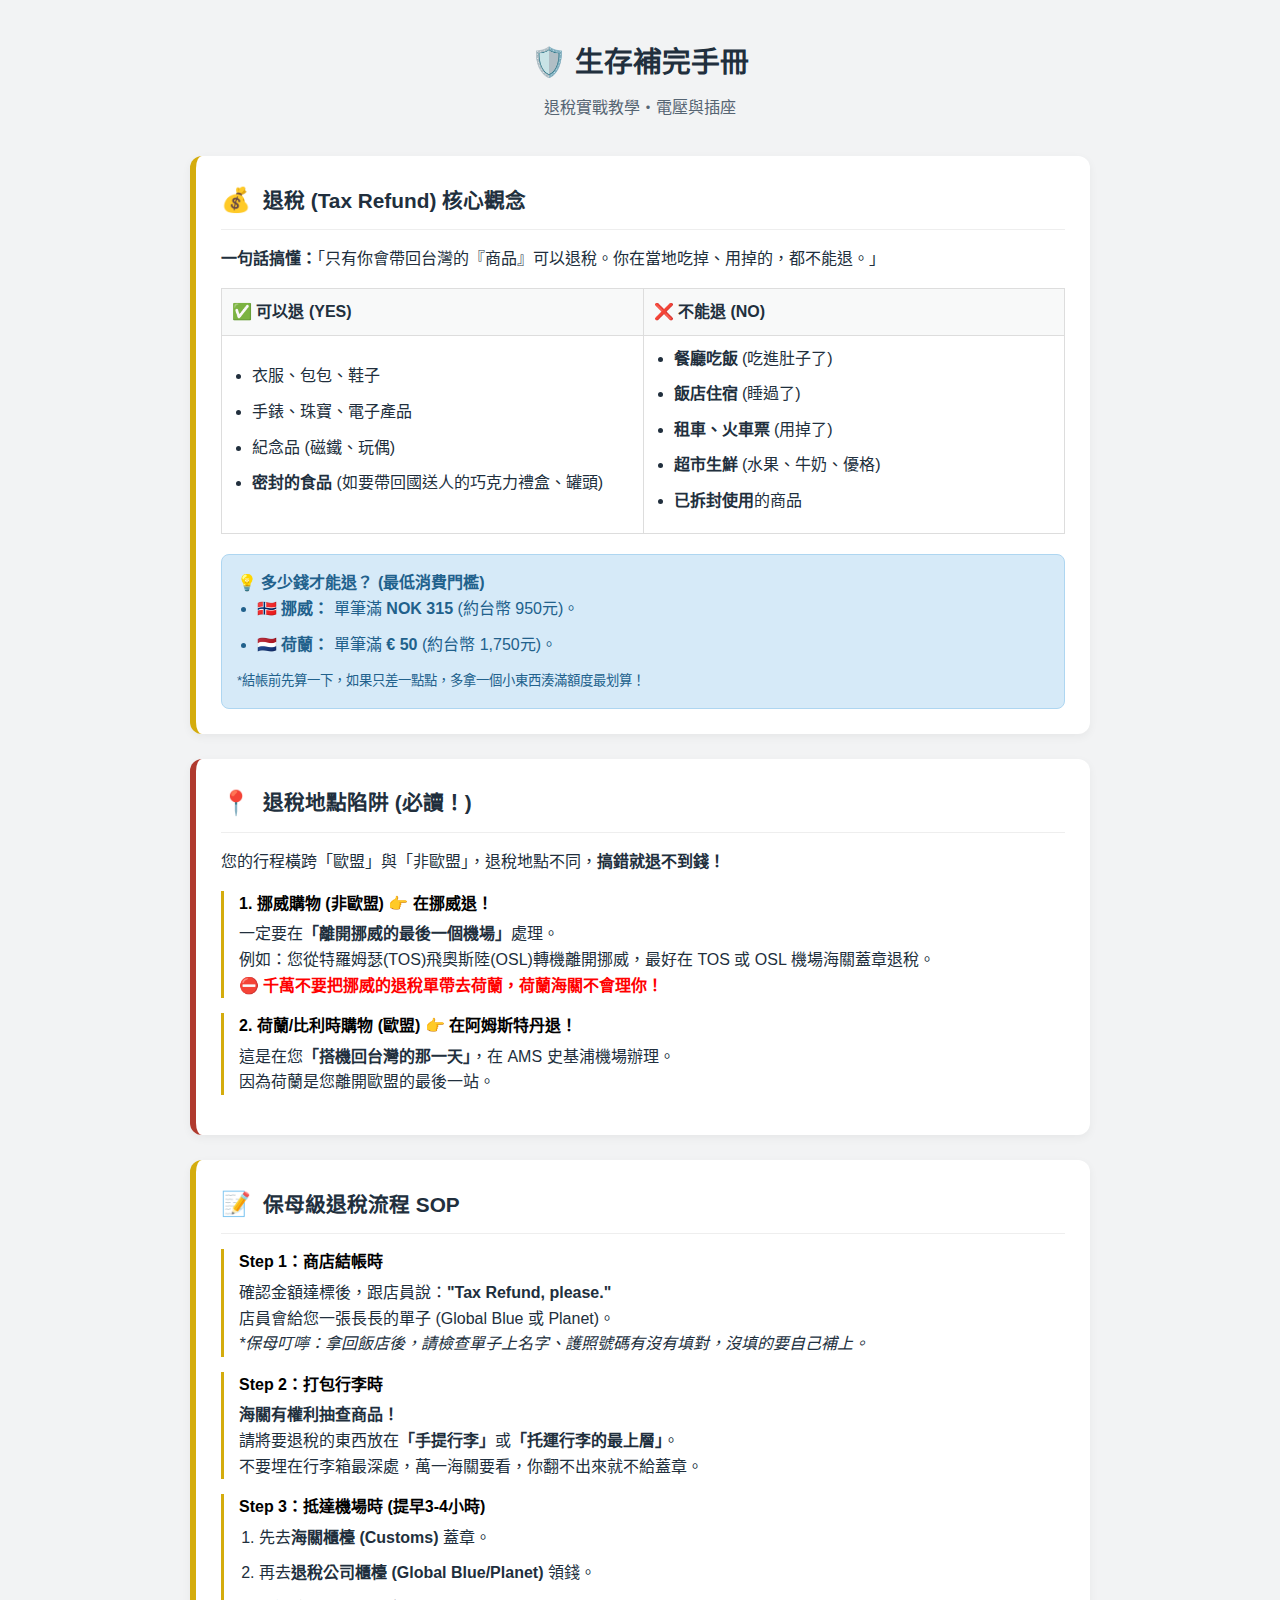
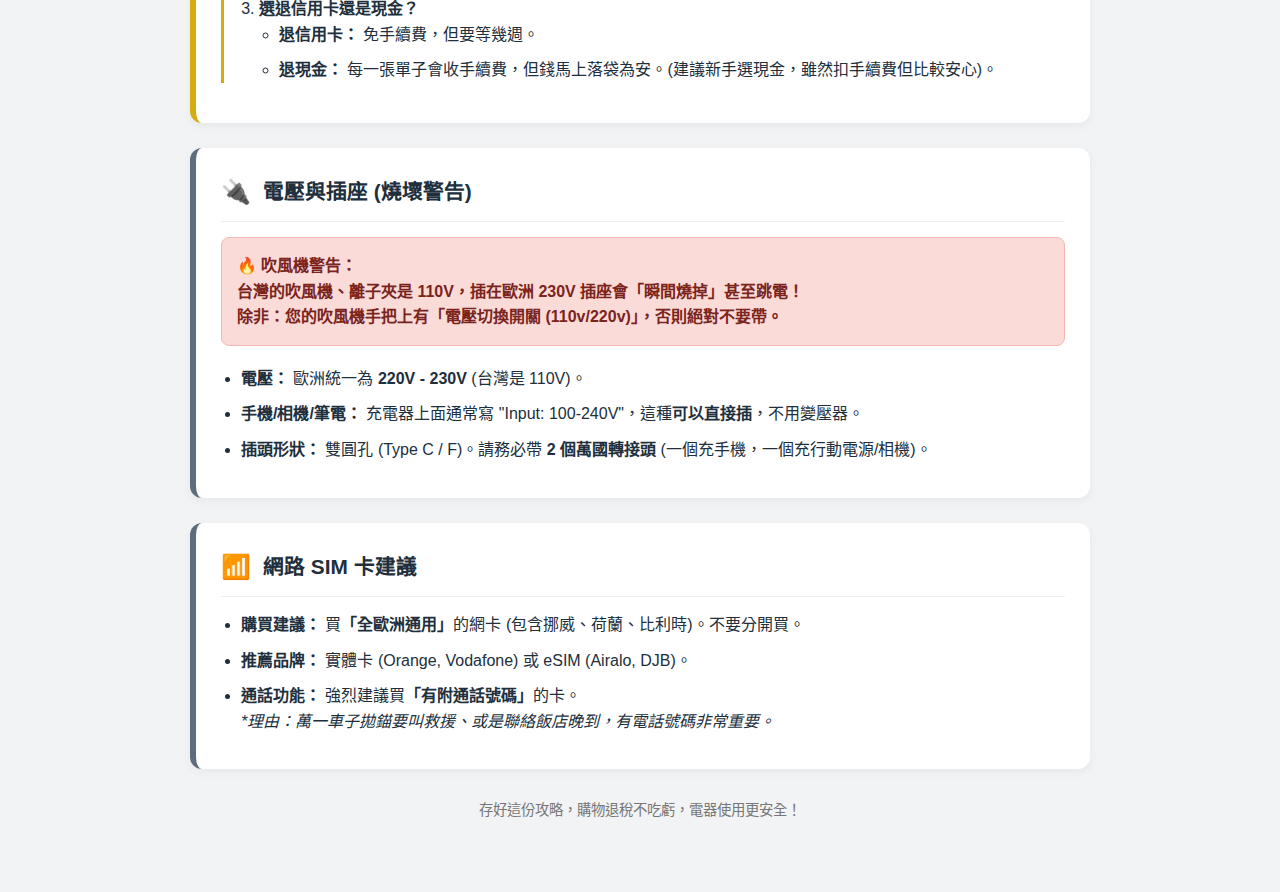
<file: survival.html>
<!DOCTYPE html>
<html lang="zh-TW">
<head>
    <meta charset="UTF-8">
    <meta name="viewport" content="width=device-width, initial-scale=1.0">
    <title>歐洲生存補完手冊 (退稅/電壓)</title>
    <style>
        :root {
            /* 莫蘭迪深色系配色 */
            --primary: #5d6d7e;   /* 鋼鐵灰藍 */
            --accent: #b03a2e;    /* 磚紅 (警告/重點) */
            --highlight: #d4ac0d; /* 芥末黃 (金錢相關) */
            --safe: #28b463;      /* 森林綠 (正確/通過) */
            --bg: #f2f3f4;
            --card-bg: #ffffff;
            --text: #212f3d;
            --text-light: #566573;
        }

        body {
            font-family: -apple-system, BlinkMacSystemFont, "Microsoft JhengHei", "Helvetica Neue", sans-serif;
            background-color: var(--bg);
            color: var(--text);
            margin: 0;
            padding: 20px 15px;
            line-height: 1.6;
        }

        .container { max-width: 900px; margin: 0 auto; }

        h1 {
            text-align: center;
            color: var(--text);
            font-size: 1.8rem;
            margin-bottom: 10px;
            font-weight: 800;
        }

        .subtitle {
            text-align: center;
            color: var(--text-light);
            margin-bottom: 35px;
            font-size: 1rem;
        }

        /* === 卡片樣式 === */
        .card {
            background: var(--card-bg);
            border-radius: 12px;
            padding: 25px;
            margin-bottom: 25px;
            box-shadow: 0 3px 10px rgba(0,0,0,0.05);
            border-left: 6px solid #ccc;
        }

        .card-money { border-left-color: var(--highlight); }
        .card-danger { border-left-color: var(--accent); }
        .card-info { border-left-color: var(--primary); }

        .card-header {
            font-size: 1.3rem;
            font-weight: 800;
            margin-bottom: 15px;
            display: flex;
            align-items: center;
            border-bottom: 1px solid #eee;
            padding-bottom: 10px;
            color: var(--text);
        }

        .icon { font-size: 1.5rem; margin-right: 12px; }

        /* === 標籤與列表 === */
        ul, ol { padding-left: 20px; margin: 0; }
        li { margin-bottom: 10px; font-weight: 500; }
        
        .tag {
            display: inline-block;
            padding: 4px 8px;
            border-radius: 4px;
            font-size: 0.85rem;
            font-weight: bold;
            color: white;
            margin-right: 5px;
        }
        .tag-yes { background-color: var(--safe); }
        .tag-no { background-color: var(--accent); }

        /* === 重點強調框 === */
        .alert-box {
            background-color: #fadbd8;
            border: 1px solid #f5b7b1;
            color: #7b241c;
            padding: 15px;
            border-radius: 8px;
            margin-top: 15px;
            font-weight: bold;
        }

        .info-box {
            background-color: #d6eaf8;
            border: 1px solid #aed6f1;
            color: #21618c;
            padding: 15px;
            border-radius: 8px;
            margin-top: 15px;
        }

        /* === 表格樣式 === */
        table { width: 100%; border-collapse: collapse; margin-top: 10px; }
        th, td { border: 1px solid #ddd; padding: 10px; text-align: left; }
        th { background-color: #f8f9f9; }

        /* === 步驟流程 === */
        .step {
            margin-bottom: 15px;
            padding-left: 15px;
            border-left: 3px solid var(--highlight);
        }
        .step-title { font-weight: 800; color: #000; display: block; margin-bottom: 5px; }

    </style>
</head>
<body>

    <div class="container">
        <h1>🛡️ 生存補完手冊</h1>
        <div class="subtitle">退稅實戰教學・電壓與插座</div>

        <div class="card card-money">
            <div class="card-header"><span class="icon">💰</span>退稅 (Tax Refund) 核心觀念</div>
            <p><strong>一句話搞懂：</strong>「只有你會帶回台灣的『商品』可以退稅。你在當地吃掉、用掉的，都不能退。」</p>
            
            <table style="margin-bottom: 20px;">
                <tr>
                    <th style="width: 50%;">✅ 可以退 (YES)</th>
                    <th>❌ 不能退 (NO)</th>
                </tr>
                <tr>
                    <td>
                        <ul>
                            <li>衣服、包包、鞋子</li>
                            <li>手錶、珠寶、電子產品</li>
                            <li>紀念品 (磁鐵、玩偶)</li>
                            <li><strong>密封的食品</strong> (如要帶回國送人的巧克力禮盒、罐頭)</li>
                        </ul>
                    </td>
                    <td>
                        <ul>
                            <li><strong>餐廳吃飯</strong> (吃進肚子了)</li>
                            <li><strong>飯店住宿</strong> (睡過了)</li>
                            <li><strong>租車、火車票</strong> (用掉了)</li>
                            <li><strong>超市生鮮</strong> (水果、牛奶、優格)</li>
                            <li><strong>已拆封使用</strong>的商品</li>
                        </ul>
                    </td>
                </tr>
            </table>

            <div class="info-box">
                <strong>💡 多少錢才能退？ (最低消費門檻)</strong><br>
                <ul>
                    <li><strong>🇳🇴 挪威：</strong> 單筆滿 <strong>NOK 315</strong> (約台幣 950元)。</li>
                    <li><strong>🇳🇱 荷蘭：</strong> 單筆滿 <strong>€ 50</strong> (約台幣 1,750元)。</li>
                </ul>
                <small>*結帳前先算一下，如果只差一點點，多拿一個小東西湊滿額度最划算！</small>
            </div>
        </div>

        <div class="card card-danger">
            <div class="card-header"><span class="icon">📍</span>退稅地點陷阱 (必讀！)</div>
            <p>您的行程橫跨「歐盟」與「非歐盟」，退稅地點不同，<strong>搞錯就退不到錢！</strong></p>

            <div class="step">
                <span class="step-title">1. 挪威購物 (非歐盟) 👉 在挪威退！</span>
                一定要在<strong>「離開挪威的最後一個機場」</strong>處理。<br>
                例如：您從特羅姆瑟(TOS)飛奧斯陸(OSL)轉機離開挪威，最好在 TOS 或 OSL 機場海關蓋章退稅。<br>
                <span style="color:red; font-weight:bold;">⛔ 千萬不要把挪威的退稅單帶去荷蘭，荷蘭海關不會理你！</span>
            </div>

            <div class="step">
                <span class="step-title">2. 荷蘭/比利時購物 (歐盟) 👉 在阿姆斯特丹退！</span>
                這是在您<strong>「搭機回台灣的那一天」</strong>，在 AMS 史基浦機場辦理。<br>
                因為荷蘭是您離開歐盟的最後一站。
            </div>
        </div>

        <div class="card card-money">
            <div class="card-header"><span class="icon">📝</span>保母級退稅流程 SOP</div>
            
            <div class="step">
                <span class="step-title">Step 1：商店結帳時</span>
                確認金額達標後，跟店員說：<strong>"Tax Refund, please."</strong><br>
                店員會給您一張長長的單子 (Global Blue 或 Planet)。<br>
                <em>*保母叮嚀：拿回飯店後，請檢查單子上名字、護照號碼有沒有填對，沒填的要自己補上。</em>
            </div>

            <div class="step">
                <span class="step-title">Step 2：打包行李時</span>
                <strong>海關有權利抽查商品！</strong><br>
                請將要退稅的東西放在<strong>「手提行李」</strong>或<strong>「托運行李的最上層」</strong>。<br>
                不要埋在行李箱最深處，萬一海關要看，你翻不出來就不給蓋章。
            </div>

            <div class="step">
                <span class="step-title">Step 3：抵達機場時 (提早3-4小時)</span>
                <ol>
                    <li>先去<strong>海關櫃檯 (Customs)</strong> 蓋章。</li>
                    <li>再去<strong>退稅公司櫃檯 (Global Blue/Planet)</strong> 領錢。</li>
                    <li><strong>選退信用卡還是現金？</strong>
                        <ul>
                            <li><strong>退信用卡：</strong> 免手續費，但要等幾週。</li>
                            <li><strong>退現金：</strong> 每一張單子會收手續費，但錢馬上落袋為安。(建議新手選現金，雖然扣手續費但比較安心)。</li>
                        </ul>
                    </li>
                </ol>
            </div>
        </div>

        <div class="card card-info">
            <div class="card-header"><span class="icon">🔌</span>電壓與插座 (燒壞警告)</div>
            
            <div class="alert-box">
                <strong>🔥 吹風機警告：</strong><br>
                台灣的吹風機、離子夾是 110V，插在歐洲 230V 插座會<strong>「瞬間燒掉」</strong>甚至跳電！<br>
                <strong>除非：</strong>您的吹風機手把上有「電壓切換開關 (110v/220v)」，否則絕對不要帶。
            </div>

            <ul style="margin-top: 20px;">
                <li><strong>電壓：</strong> 歐洲統一為 <strong>220V - 230V</strong> (台灣是 110V)。</li>
                <li><strong>手機/相機/筆電：</strong> 充電器上面通常寫 "Input: 100-240V"，這種<strong>可以直接插</strong>，不用變壓器。</li>
                <li><strong>插頭形狀：</strong> 雙圓孔 (Type C / F)。請務必帶 <strong>2 個萬國轉接頭</strong> (一個充手機，一個充行動電源/相機)。</li>
            </ul>
        </div>

        <div class="card card-info">
            <div class="card-header"><span class="icon">📶</span>網路 SIM 卡建議</div>
            <ul>
                <li><strong>購買建議：</strong> 買<strong>「全歐洲通用」</strong>的網卡 (包含挪威、荷蘭、比利時)。不要分開買。</li>
                <li><strong>推薦品牌：</strong> 實體卡 (Orange, Vodafone) 或 eSIM (Airalo, DJB)。</li>
                <li><strong>通話功能：</strong> 強烈建議買<strong>「有附通話號碼」</strong>的卡。
                    <br><em>*理由：萬一車子拋錨要叫救援、或是聯絡飯店晚到，有電話號碼非常重要。</em>
                </li>
            </ul>
        </div>

    </div>

    <div style="text-align: center; margin-top: 30px; margin-bottom: 50px; color: #777; font-size: 0.9rem;">
        存好這份攻略，購物退稅不吃虧，電器使用更安全！
    </div>

</body>
</html>
</file>
<file: style.css>
/* === style.css - 全站通用樣式 (修復版) === */

:root {
    --primary: #2c3e50;   /* 主色：深岩灰 */
    --secondary: #e74c3c; /* 次要色：價格紅 */
    --accent: #f39c12;    /* 強調色：重點橘 */
    --info: #3498db;      /* 資訊藍 */
    --success: #27ae60;   /* 成功綠 */
    --bg-light: #f8f9fa;  /* 背景淺灰 */
    --text-dark: #2c3e50; /* 文字深灰 */
    --nav-bg: #263238;    /* 導航背景 */
}

/* 🔥 關鍵修正：增加頂部內距，防止導航列擋住標題 */
body {
    font-family: -apple-system, BlinkMacSystemFont, "Microsoft JhengHei", "Heiti TC", sans-serif;
    line-height: 1.6;
    color: var(--text-dark);
    background-color: var(--bg-light);
    margin: 0;
    padding: 0 15px 40px 15px; /* 上 右 下 左 */
    padding-top: 110px !important; /* 原本 80px 不夠，改為 110px */
}

/* === 導航列核心樣式 === */
.navbar {
    background-color: var(--nav-bg);
    padding: 12px 0; /* 稍微增加導航列高度 */
    position: fixed;
    top: 0;
    left: 0;
    width: 100%;
    z-index: 9999;
    box-shadow: 0 4px 10px rgba(0,0,0,0.15);
    overflow-x: auto;
    white-space: nowrap;
    -webkit-overflow-scrolling: touch;
    transition: transform 0.3s ease-in-out;
}

.navbar.nav-hidden {
    transform: translateY(-100%);
}

.nav-container {
    max-width: 1000px;
    margin: 0 auto;
    display: flex;
    justify-content: flex-start;
    padding: 0 15px;
}

@media (min-width: 768px) {
    .nav-container {
        justify-content: center;
    }
}

.nav-item {
    color: rgba(255, 255, 255, 0.9);
    text-decoration: none;
    font-weight: bold;
    font-size: 0.95rem;
    padding: 8px 16px;
    margin: 0 4px;
    border-radius: 20px;
    transition: all 0.2s;
    display: inline-flex;
    align-items: center;
}

.nav-item:hover {
    background-color: rgba(255, 255, 255, 0.2);
    color: #fff;
}

/* 自動亮燈樣式 */
.nav-item.active {
    background-color: var(--accent);
    color: #fff;
    box-shadow: 0 2px 5px rgba(0,0,0,0.2);
}

.nav-icon {
    margin-right: 6px;
}

/* 隱藏捲軸 */
.navbar::-webkit-scrollbar {
    display: none;
}

/* === 通用容器與標題 === */
.container {
    max-width: 1000px;
    margin: 0 auto;
    /* 這裡不需要再加 margin-top，因為 body 已經撐開了 */
}

h1 {
    text-align: center;
    color: var(--primary);
    font-size: 1.8rem;
    margin-bottom: 10px;
    font-weight: 800;
    border-bottom: 4px solid var(--accent);
    padding-bottom: 15px;
}

.subtitle {
    text-align: center;
    color: #7f8c8d;
    margin-bottom: 40px; /* 增加標題與內容的距離 */
    font-size: 1rem;
}

/* === 通用卡片樣式 === */
.card {
    background: #ffffff;
    border-radius: 12px;
    padding: 25px;
    margin-bottom: 25px;
    box-shadow: 0 2px 8px rgba(0,0,0,0.05);
    border-left: 6px solid #ccc;
    /* 修正錨點跳轉時被導航擋住的問題 */
    scroll-margin-top: 130px; 
}

.card-header {
    font-size: 1.3rem;
    font-weight: 800;
    margin-bottom: 15px;
    display: flex;
    align-items: center;
    color: var(--primary);
    border-bottom: 1px solid #eee;
    padding-bottom: 10px;
}

.icon {
    font-size: 1.5rem;
    margin-right: 12px;
}

/* === 通用提示框 === */
.note {
    font-size: 0.9rem;
    padding: 12px;
    border-radius: 6px;
    margin-top: 10px;
    display: block;
}
.note-tip { background: #fef9e7; color: #b7950b; border: 1px solid #f9e79f; }
.note-alert { background: #fadbd8; color: #922b21; border: 1px solid #f5b7b1; }
.note-tip::before { content: "💡 "; }
.note-alert::before { content: "⛔ "; }

/* === 列表與細節 === */
ul, ol {
    padding-left: 20px;
    margin: 0;
}

li {
    margin-bottom: 8px;
}

details {
    background-color: #fff;
    margin-bottom: 10px;
    border-radius: 8px;
    border: 1px solid #eee;
    overflow: hidden;
}

summary {
    padding: 15px;
    font-weight: 700;
    cursor: pointer;
    list-style: none;
    display: flex;
    justify-content: space-between;
    align-items: center;
    background-color: #fafafa;
    transition: background-color 0.2s;
}

summary:hover {
    background-color: #f0f0f0;
}

summary::after {
    content: '+';
    font-size: 1.2rem;
    color: #999;
}

details[open] summary::after {
    content: '-';
    color: var(--info);
}

.details-content {
    padding: 15px;
    border-top: 1px solid #eee;
}
</file>
